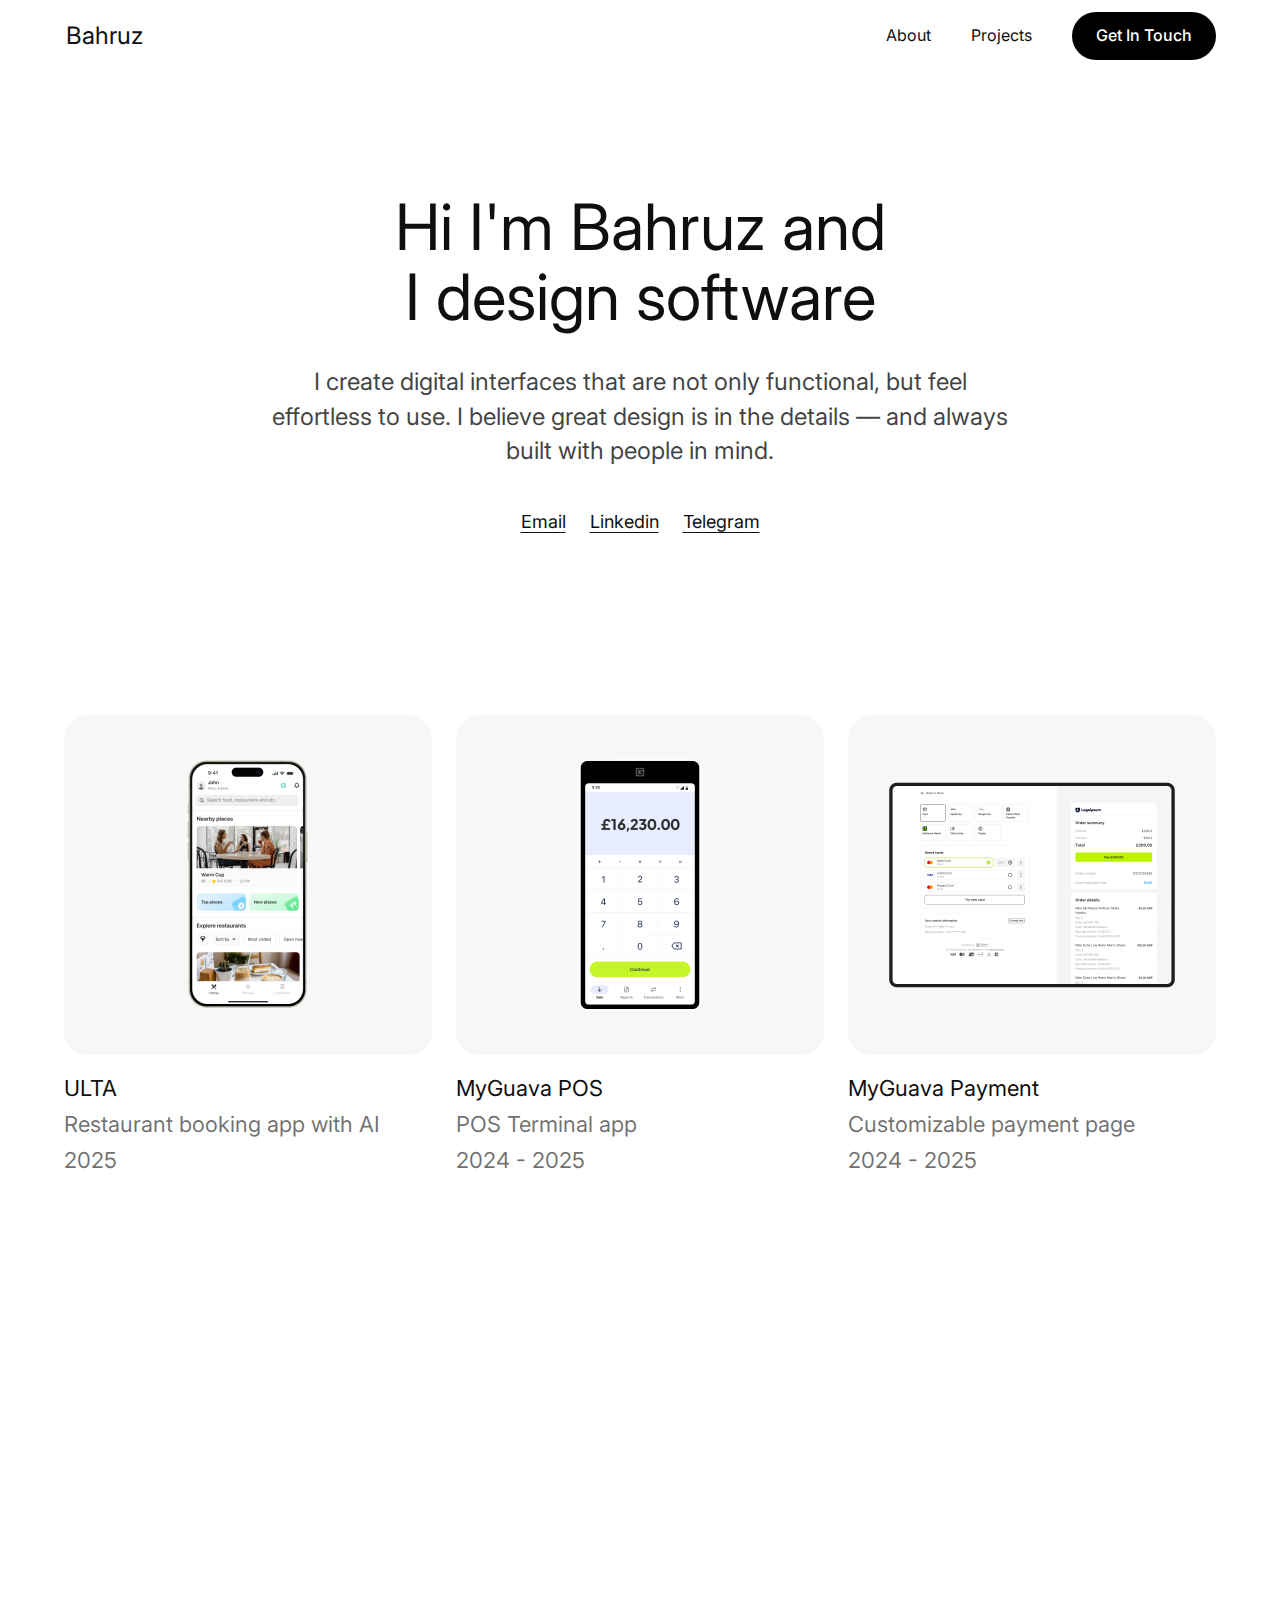
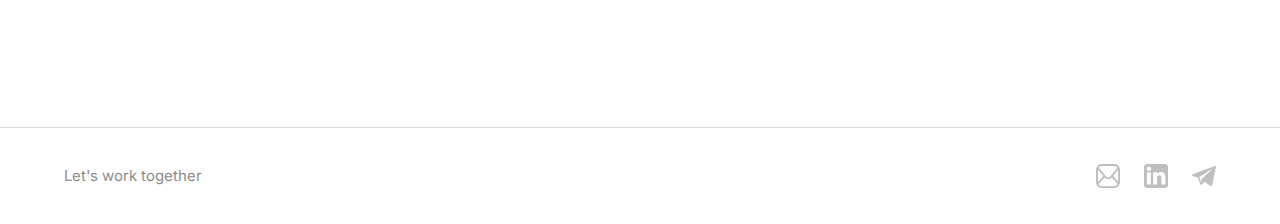
<file: index.html>
<!DOCTYPE html>
<html lang="en">

<head>
    <meta charset="UTF-8">
    <meta name="viewport" content="width=device-width, initial-scale=1.0">
    <title>Bahruz - Portfolio</title>
    <link rel="icon" type="image/svg+xml" href="favicon.svg">
    <link rel="alternate icon" href="favicon.ico">
    <link rel="stylesheet" href="styles.css">
    <link rel="preconnect" href="https://fonts.googleapis.com">
    <link rel="preconnect" href="https://fonts.gstatic.com" crossorigin>
    <link href="https://fonts.googleapis.com/css2?family=Inter:wght@400;500;600&family=Roboto:wght@400&display=swap"
        rel="stylesheet">
    <style>
        .password-input-group {
            margin-bottom: 16px;
        }

        .password-input {
            width: 100%;
            padding: 12px 16px;
            border: 2px solid #e0e0e0;
            border-radius: 8px;
            font-size: 16px;
            transition: border-color 0.2s;
            box-sizing: border-box;
            font-family: 'Inter', sans-serif;
        }

        .password-input:focus {
            outline: none;
            border-color: #1a1a1a;
        }

        .password-input.error {
            border-color: #ef4444;
            animation: shake 0.4s;
        }

        @keyframes shake {
            0%, 100% { transform: translateX(0); }
            25% { transform: translateX(-10px); }
            75% { transform: translateX(10px); }
        }

        .password-error {
            color: #ef4444;
            font-size: 14px;
            margin-top: 8px;
            display: none;
        }

        .password-error.show {
            display: block;
        }

        .password-submit {
            width: 100%;
            padding: 12px 24px;
            background: #1a1a1a;
            color: white;
            border: none;
            border-radius: 50px;
            font-size: 16px;
            font-weight: 500;
            cursor: pointer;
            transition: all 0.3s ease;
            font-family: 'Inter', sans-serif;
        }

        .password-submit:hover {
            background: #333;
            border-radius: 0;
        }

        .password-submit:active {
            transform: scale(0.98);
        }

        /* Custom close button for password modal */
        .password-close {
            background: none;
            border: none;
            font-size: 28px;
            color: #757575;
            padding: 0;
            width: 32px;
            height: 32px;
            display: flex;
            align-items: center;
            justify-content: center;
            border-radius: 8px;
            transition: all 0.2s ease;
            cursor: pointer;
        }

        .password-close:hover {
            background-color: #F7F7F7;
            color: #1E1E1E;
            border-radius: 0;
        }
    </style>
    <!-- Social meta -->
    <meta property="og:type" content="website">
    <meta property="og:title" content="Bahruz - Portfolio">
    <meta property="og:description" content="I create digital interfaces that are not only functional, but feel effortless to use. I believe great design is in the details — and always built with people in mind.">
    <meta property="og:image" content="https://akhundovb.com/images/og-image.png">
    <meta name="twitter:card" content="summary_large_image">
    <meta name="twitter:title" content="Bahruz - Portfolio">
    <meta name="twitter:description" content="I create digital interfaces that are not only functional, but feel effortless to use. I believe great design is in the details — and always built with people in mind.">
    <meta name="twitter:image" content="https://akhundovb.com/images/og-image.png">
</head>

<body>
    <!-- Header -->
    <header class="header">
        <div class="container">
            <div class="header-content">
                <a href="index.html" class="logo">Bahruz</a>
                
                <!-- Desktop Navigation -->
                <nav class="nav desktop-nav">
                    <a href="about.html" class="nav-link">About</a>
                    <a href="#projects" class="nav-link">Projects</a>
                    <button onclick="openModal()" class="nav-button">Get in Touch</button>
                </nav>

                <!-- Mobile Navigation -->
                <div class="mobile-nav">
                    <button onclick="openModal()" class="nav-button mobile-button">Get in Touch</button>
                    <button class="hamburger" onclick="toggleMobileMenu()">
                        <span></span>
                        <span></span>
                        <span></span>
                    </button>
                </div>

                <!-- Mobile Menu Overlay -->
                <div class="mobile-menu-overlay" id="mobileMenuOverlay">
                    <button class="mobile-close-btn" onclick="toggleMobileMenu()">
                        <img src="images/close-icon.svg" alt="Close" width="24" height="24">
                    </button>
                    <nav class="mobile-menu">
                        <a href="about.html" class="mobile-nav-link">About</a>
                        <a href="#projects" class="mobile-nav-link">Projects</a>
                    </nav>
                    <div class="mobile-social-links">
                        <a href="mailto:akhundovb@gmail.com" class="mobile-social-link">
                            <img src="images/email-icon-new.svg" alt="Email" width="24" height="24">
                        </a>
                        <a href="https://www.linkedin.com/in/bahruzakh/" class="mobile-social-link" target="_blank" rel="noopener noreferrer">
                            <img src="images/linkedin-icon-new.svg" alt="LinkedIn" width="24" height="24">
                        </a>
                        <a href="https://t.me/akhundesign" class="mobile-social-link" target="_blank" rel="noopener noreferrer">
                            <img src="images/telegram-icon-new.svg" alt="Telegram" width="24" height="24">
                        </a>
                    </div>
                </div>
            </div>
        </div>
    </header>

    <!-- Hero Section -->
    <section class="hero">
        <div class="container">
            <div class="hero-content">
                <h2 class="hero-title">Hi I'm Bahruz and<br>I design software</h2>
                <p class="hero-description">
                    I create digital interfaces that are not only functional, but feel effortless to use.
                    I believe great design is in the details — and always built with people in mind.
                </p>
                <div class="social-links">
                    <a href="mailto:akhundovb@gmail.com" class="social-link">Email</a>
                    <a href="https://www.linkedin.com/in/bahruzakh/" class="social-link" target="_blank"
                        rel="noopener noreferrer">Linkedin</a>
                    <a href="https://t.me/akhundesign" class="social-link" target="_blank"
                        rel="noopener noreferrer">Telegram</a>
                </div>
            </div>
        </div>
    </section>

    <!-- Projects Section -->
    <section class="projects" id="projects">
        <div class="container">
            <div class="projects-grid">
                <!-- Row 1 -->
                <a href="ulta.html" class="project-card">
                    <div class="project-image">
                        <img src="images/ulta-project.png" alt="ULTA Restaurant booking app" class="project-img">
                    </div>
                    <div class="project-info">
                        <h3 class="project-title">ULTA</h3>
                        <p class="project-description">Restaurant booking app with AI</p>
                        <span class="project-year">2025</span>
                    </div>
                </a>

                <a href="#" class="project-card" onclick="openPasswordModal(event)">
                    <div class="project-image">
                        <img src="images/myguava-pos.png" alt="MyGuava POS Terminal app" class="project-img">
                    </div>
                    <div class="project-info">
                        <h3 class="project-title">MyGuava POS</h3>
                        <p class="project-description">POS Terminal app</p>
                        <span class="project-year">2024 - 2025</span>
                    </div>
                </a>

                <a href="myguava-payment.html" class="project-card">
                    <div class="project-image">
                        <img src="images/myguava-payment.png" alt="MyGuava Payment page" class="project-img">
                    </div>
                    <div class="project-info">
                        <h3 class="project-title">MyGuava Payment</h3>
                        <p class="project-description">Customizable payment page</p>
                        <span class="project-year">2024 - 2025</span>
                    </div>
                </a>

                <!-- Row 2 -->
                <a href="myguava-design-system.html" class="project-card">
                    <div class="project-image">
                        <img src="images/design-system.png" alt="Design system" class="project-img">
                    </div>
                    <div class="project-info">
                        <h3 class="project-title">MG Payment Design System</h3>
                        <p class="project-description">Design system</p>
                        <span class="project-year">2024 - 2025</span>
                    </div>
                </a>

                <a href="myguava-business.html" class="project-card">
                    <div class="project-image">
                        <img src="images/myguava-business.png" alt="MyGuava Business dashboard" class="project-img">
                    </div>
                    <div class="project-info">
                        <h3 class="project-title">MyGuava Business</h3>
                        <p class="project-description">Web dashboard for business</p>
                        <span class="project-year">2023 - 2025</span>
                    </div>
                </a>

                <a href="remitone.html" class="project-card">
                    <div class="project-image">
                        <img src="images/remiton.png" alt="Remiton mobile app" class="project-img">
                    </div>
                    <div class="project-info">
                        <h3 class="project-title">Remiton</h3>
                        <p class="project-description">Mobile app for money transfers</p>
                        <span class="project-year">2023</span>
                    </div>
                </a>
            </div>
        </div>
    </section>

    <!-- Footer -->
    <footer class="footer">
        <div class="footer-content">
            <h3 class="footer-title">Let's work together</h3>
            <div class="footer-social">
                <a href="mailto:akhundovb@gmail.com" class="social-icon" title="Email">
                    <img src="images/social-icon-1.svg" alt="Email" width="24" height="24">
                </a>
                <a href="https://www.linkedin.com/in/bahruzakh/" class="social-icon" title="LinkedIn" target="_blank"
                    rel="noopener noreferrer">
                    <img src="images/social-icon-2.svg" alt="LinkedIn" width="24" height="24">
                </a>
                <a href="https://t.me/akhundesign" class="social-icon" title="Telegram" target="_blank"
                    rel="noopener noreferrer">
                    <img src="images/social-icon-3.svg" alt="Telegram" width="24" height="24">
                </a>
            </div>
        </div>
    </footer>

    <!-- Password Protection Modal -->
    <div id="passwordModal" class="modal">
        <div class="modal-content">
            <div class="modal-header">
                <h3 class="modal-title">Protected Page</h3>
                <button class="password-close" onclick="closePasswordModal()">&times;</button>
            </div>
            <div class="modal-body">
                <p class="modal-description">Please enter the password to view this project</p>
                <div class="password-input-group">
                    <input type="password" id="passwordInput" class="password-input" placeholder="Enter password" autofocus>
                    <div id="passwordError" class="password-error">Incorrect password. Please try again.</div>
                </div>
                <button onclick="checkPassword()" class="password-submit">Access Page</button>
            </div>
        </div>
    </div>

    <!-- Contact Modal -->
    <div id="contactModal" class="modal">
        <div class="modal-content">
            <div class="modal-header">
                <h3 class="modal-title">Let's connect!</h3>
                <button class="modal-close" onclick="closeModal()">&times;</button>
            </div>
            <div class="modal-body">
                <p class="modal-description">Choose how you'd like to get in touch:</p>
                <div class="contact-buttons">
                    <a href="mailto:akhundovb@gmail.com" class="contact-button email">
                        <img src="images/social-icon-1.svg" alt="Email" width="24" height="24">
                        <span>Email</span>
                        <svg class="external-icon" width="16" height="16" viewBox="0 0 24 24" fill="none"
                            xmlns="http://www.w3.org/2000/svg">
                            <path
                                d="M18 13V19C18 19.5523 17.5523 20 17 20H5C4.44772 20 4 19.5523 4 19V7C4 6.44772 4.44772 6 5 6H11"
                                stroke="currentColor" stroke-width="2" stroke-linecap="round" stroke-linejoin="round" />
                            <path d="M15 3H21V9" stroke="currentColor" stroke-width="2" stroke-linecap="round"
                                stroke-linejoin="round" />
                            <path d="M10 14L21 3" stroke="currentColor" stroke-width="2" stroke-linecap="round"
                                stroke-linejoin="round" />
                        </svg>
                    </a>
                    <a href="https://t.me/akhundesign" class="contact-button telegram" target="_blank"
                        rel="noopener noreferrer">
                        <img src="images/social-icon-3.svg" alt="Telegram" width="24" height="24">
                        <span>Telegram</span>
                        <svg class="external-icon" width="16" height="16" viewBox="0 0 24 24" fill="none"
                            xmlns="http://www.w3.org/2000/svg">
                            <path
                                d="M18 13V19C18 19.5523 17.5523 20 17 20H5C4.44772 20 4 19.5523 4 19V7C4 6.44772 4.44772 6 5 6H11"
                                stroke="currentColor" stroke-width="2" stroke-linecap="round" stroke-linejoin="round" />
                            <path d="M15 3H21V9" stroke="currentColor" stroke-width="2" stroke-linecap="round"
                                stroke-linejoin="round" />
                            <path d="M10 14L21 3" stroke="currentColor" stroke-width="2" stroke-linecap="round"
                                stroke-linejoin="round" />
                        </svg>
                    </a>
                    <a href="https://www.linkedin.com/in/bahruzakh/" class="contact-button linkedin" target="_blank"
                        rel="noopener noreferrer">
                        <img src="images/social-icon-2.svg" alt="LinkedIn" width="24" height="24">
                        <span>LinkedIn</span>
                        <svg class="external-icon" width="16" height="16" viewBox="0 0 24 24" fill="none"
                            xmlns="http://www.w3.org/2000/svg">
                            <path
                                d="M18 13V19C18 19.5523 17.5523 20 17 20H5C4.44772 20 4 19.5523 4 19V7C4 6.44772 4.44772 6 5 6H11"
                                stroke="currentColor" stroke-width="2" stroke-linecap="round" stroke-linejoin="round" />
                            <path d="M15 3H21V9" stroke="currentColor" stroke-width="2" stroke-linecap="round"
                                stroke-linejoin="round" />
                            <path d="M10 14L21 3" stroke="currentColor" stroke-width="2" stroke-linecap="round"
                                stroke-linejoin="round" />
                        </svg>
                    </a>
                </div>
            </div>
        </div>
    </div>

    <script src="script.js"></script>
    <script>
        // Password protection functionality
        const CORRECT_PASSWORD = '1878';

        function openPasswordModal(event) {
            event.preventDefault();
            const modal = document.getElementById('passwordModal');
            modal.style.display = 'block';
            document.body.style.overflow = 'hidden';
            
            requestAnimationFrame(() => {
                modal.classList.add('show');
            });
        }

        function checkPassword() {
            const input = document.getElementById('passwordInput');
            const error = document.getElementById('passwordError');
            const modal = document.getElementById('passwordModal');
            
            if (input.value === CORRECT_PASSWORD) {
                // Correct password - redirect to POS terminal page
                window.location.href = 'pos-terminal.html';
            } else {
                // Incorrect password - show error
                input.classList.add('error');
                error.classList.add('show');
                input.value = '';
                
                setTimeout(() => {
                    input.classList.remove('error');
                }, 400);
            }
        }

        function closePasswordModal() {
            const modal = document.getElementById('passwordModal');
            modal.classList.remove('show');
            document.body.style.overflow = 'auto';
            
            setTimeout(() => {
                modal.style.display = 'none';
            }, 200);
        }

        // Allow Enter key to submit password
        document.addEventListener('DOMContentLoaded', function() {
            const passwordInput = document.getElementById('passwordInput');
            if (passwordInput) {
                passwordInput.addEventListener('keypress', function(event) {
                    if (event.key === 'Enter') {
                        checkPassword();
                    }
                });
            }
        });

        // Close password modal when clicking outside of it
        document.addEventListener('click', function(event) {
            const modal = document.getElementById('passwordModal');
            if (modal && event.target === modal) {
                closePasswordModal();
            }
        });

        // Close password modal with Escape key
        document.addEventListener('keydown', function(event) {
            if (event.key === 'Escape') {
                const modal = document.getElementById('passwordModal');
                if (modal && modal.style.display === 'block') {
                    closePasswordModal();
                }
            }
        });

        // Mobile Menu Functionality
        function toggleMobileMenu() {
            const overlay = document.getElementById('mobileMenuOverlay');
            const hamburger = document.querySelector('.hamburger');
            const mobileNav = document.querySelector('.mobile-nav');
            const body = document.body;
            const html = document.documentElement;
            
            overlay.classList.toggle('active');
            hamburger.classList.toggle('active');
            body.classList.toggle('mobile-menu-open');
            html.classList.toggle('mobile-menu-open');
            
            // Hide mobile nav when menu is open
            if (overlay.classList.contains('active')) {
                mobileNav.style.display = 'none';
                // Prevent scrolling
                body.style.overflow = 'hidden';
                html.style.overflow = 'hidden';
            } else {
                mobileNav.style.display = 'flex';
                // Restore scrolling
                body.style.overflow = '';
                html.style.overflow = '';
            }
        }

        // Close mobile menu when clicking on overlay
        document.getElementById('mobileMenuOverlay').addEventListener('click', function(e) {
            if (e.target === this) {
                toggleMobileMenu();
            }
        });

        // Handle mobile menu navigation links
        document.querySelectorAll('.mobile-nav-link').forEach(link => {
            link.addEventListener('click', function(e) {
                const href = this.getAttribute('href');
                
                if (href.startsWith('#')) {
                    // For anchor links, close menu first, then navigate
                    e.preventDefault();
                    toggleMobileMenu();
                    
                    // Wait for menu to close, then scroll to target
                    setTimeout(() => {
                        const target = document.querySelector(href);
                        if (target) {
                            target.scrollIntoView({
                                behavior: 'smooth',
                                block: 'start'
                            });
                        }
                    }, 300);
                } else {
                    // For external links, close menu immediately
                    toggleMobileMenu();
                }
            });
        });

        // Smooth scrolling for desktop anchor links
        document.querySelectorAll('.desktop-nav a[href^="#"]').forEach(anchor => {
            anchor.addEventListener('click', function (e) {
                e.preventDefault();
                const target = document.querySelector(this.getAttribute('href'));
                if (target) {
                    target.scrollIntoView({
                        behavior: 'smooth',
                        block: 'start'
                    });
                }
            });
        });
    </script>
</body>

</html>
</file>
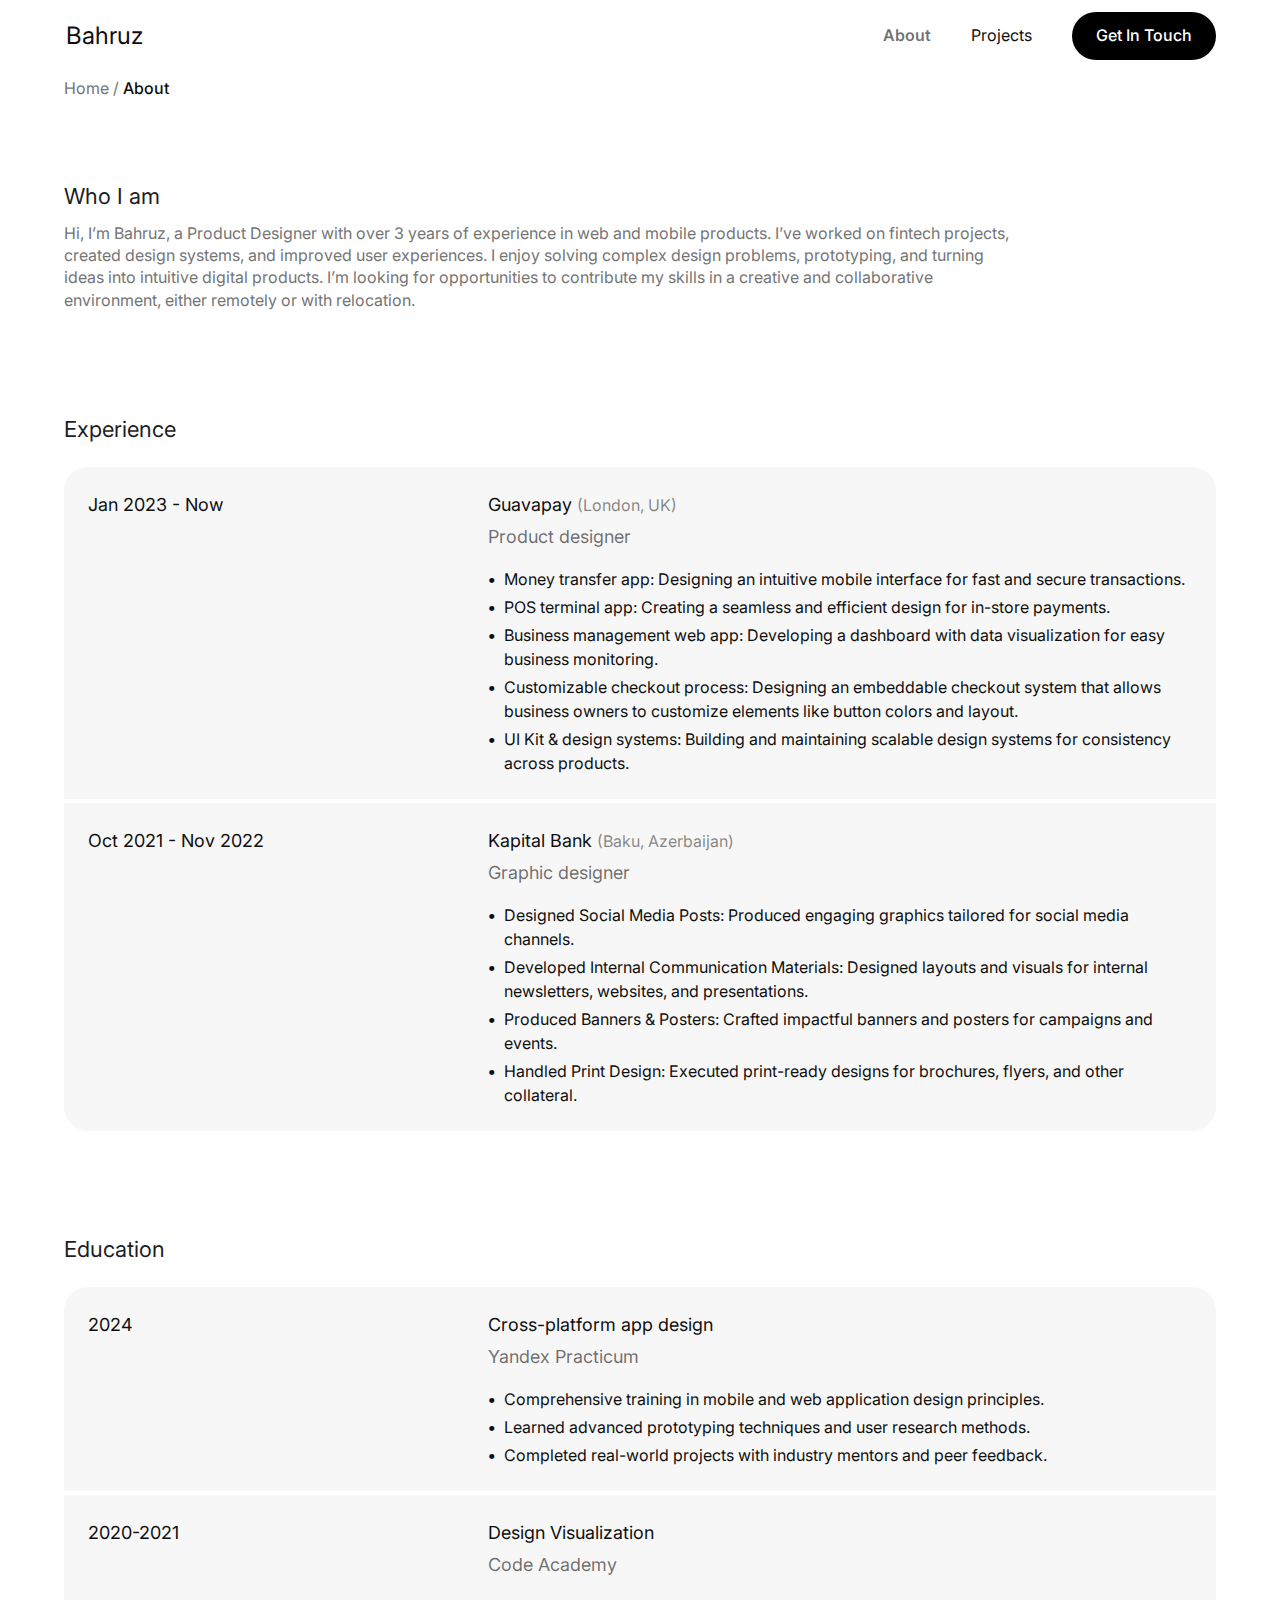
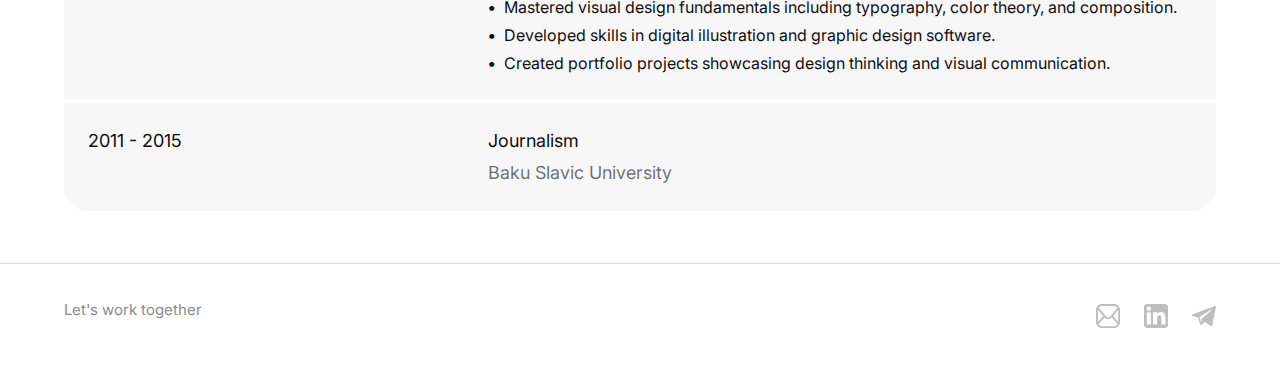
<file: about.html>
<!DOCTYPE html>
<html lang="en">

<head>
    <!-- Google tag (gtag.js) -->
    <script async src="https://www.googletagmanager.com/gtag/js?id=G-EGSLKL72KZ"></script>
    <script>
      window.dataLayer = window.dataLayer || [];
      function gtag(){dataLayer.push(arguments);}
      gtag('js', new Date());

      gtag('config', 'G-EGSLKL72KZ');
    </script>
    <meta charset="UTF-8">
    <meta name="viewport" content="width=device-width, initial-scale=1.0">
    <title>About - Bahruz</title>
    <link rel="icon" type="image/x-icon" href="images/Faicon.ico">
    <link rel="icon" type="image/png" sizes="32x32" href="images/Faicon.png">
    <link rel="icon" type="image/png" sizes="16x16" href="images/Faicon.png">
    <link rel="icon" type="image/svg+xml" href="images/Faicon.svg">
    <link rel="apple-touch-icon" sizes="180x180" href="images/Faicon.png">
    <link rel="apple-touch-icon" sizes="152x152" href="images/Faicon.png">
    <link rel="apple-touch-icon" sizes="144x144" href="images/Faicon.png">
    <link rel="apple-touch-icon" sizes="120x120" href="images/Faicon.png">
    <link rel="apple-touch-icon" sizes="114x114" href="images/Faicon.png">
    <link rel="apple-touch-icon" sizes="76x76" href="images/Faicon.png">
    <link rel="apple-touch-icon" sizes="72x72" href="images/Faicon.png">
    <link rel="apple-touch-icon" sizes="60x60" href="images/Faicon.png">
    <link rel="apple-touch-icon" sizes="57x57" href="images/Faicon.png">
    <link rel="shortcut icon" href="images/Faicon.ico">
    <link rel="alternate icon" href="images/Faicon.ico">
    <link rel="manifest" href="site.webmanifest">
    <link rel="stylesheet" href="styles.css">
    <link rel="stylesheet" href="about.css">
    <link rel="preconnect" href="https://fonts.googleapis.com">
    <link rel="preconnect" href="https://fonts.gstatic.com" crossorigin>
    <link href="https://fonts.googleapis.com/css2?family=Inter:wght@400;500;600&family=Roboto:wght@400&display=swap"
        rel="stylesheet">
    <!-- Social meta -->
    <meta property="og:type" content="website">
    <meta property="og:title" content="About - Bahruz">
    <meta property="og:description" content="Hi, I'm Bahruz, a Product Designer with over 3 years of experience in web and mobile products. I've worked on fintech projects, created design systems, and improved user experiences.">
    <meta property="og:image" content="https://akhundovb.com/images/og-image.png">
    <meta name="twitter:card" content="summary_large_image">
    <meta name="twitter:title" content="About - Bahruz">
    <meta name="twitter:description" content="Hi, I'm Bahruz, a Product Designer with over 3 years of experience in web and mobile products. I've worked on fintech projects, created design systems, and improved user experiences.">
    <meta name="twitter:image" content="https://akhundovb.com/images/og-image.png">
    
    <!-- Hotjar Tracking Code -->
    <script>
        (function (c, s, q, u, a, r, e) {
            c.hj=c.hj||function(){(c.hj.q=c.hj.q||[]).push(arguments)};
            c._hjSettings = { hjid: a };
            r = s.getElementsByTagName('head')[0];
            e = s.createElement('script');
            e.async = true;
            e.src = q + c._hjSettings.hjid + u;
            r.appendChild(e);
        })(window, document, 'https://static.hj.contentsquare.net/c/csq-', '.js', 6550275);
    </script>
</head>

<body>
    <!-- Header -->
    <header class="header">
        <div class="container">
            <div class="header-content">
                <a href="index.html" class="logo">Bahruz</a>
                
                <!-- Desktop Navigation -->
                <nav class="nav desktop-nav">
                    <a href="about.html" class="nav-link active">About</a>
                    <a href="index.html#projects" class="nav-link">Projects</a>
                    <button onclick="openModal()" class="nav-button">Get in Touch</button>
                </nav>

                <!-- Mobile Navigation -->
                <div class="mobile-nav">
                    <button onclick="openModal()" class="nav-button mobile-button">Get in Touch</button>
                    <button class="hamburger" onclick="toggleMobileMenu()">
                        <span></span>
                        <span></span>
                        <span></span>
                    </button>
                </div>

                <!-- Mobile Menu Overlay -->
                <div class="mobile-menu-overlay" id="mobileMenuOverlay">
                    <button class="mobile-close-btn" onclick="toggleMobileMenu()">
                        <img src="images/close-button-figma.svg" alt="Close" width="40" height="40">
                    </button>
                    <nav class="mobile-menu">
                        <a href="about.html" class="mobile-nav-link">About</a>
                        <a href="index.html#projects" class="mobile-nav-link">Projects</a>
                    </nav>
                    <div class="mobile-social-links">
                        <a href="mailto:akhundovb@gmail.com" class="mobile-social-link">
                            <img src="images/email-icon-new.svg" alt="Email" width="24" height="24">
                        </a>
                        <a href="https://www.linkedin.com/in/bahruzakh/" class="mobile-social-link" target="_blank" rel="noopener noreferrer">
                            <img src="images/linkedin-icon-new.svg" alt="LinkedIn" width="24" height="24">
                        </a>
                        <a href="https://t.me/akhundesign" class="mobile-social-link" target="_blank" rel="noopener noreferrer">
                            <img src="images/telegram-icon-new.svg" alt="Telegram" width="24" height="24">
                        </a>
                    </div>
                </div>
            </div>
        </div>
    </header>

    <!-- Breadcrumbs -->
    <section class="breadcrumbs">
        <div class="container">
            <nav class="breadcrumb-nav">
                <a href="index.html" class="breadcrumb-link">Home</a>
                <span class="breadcrumb-separator">/</span>
                <span class="breadcrumb-current">About</span>
            </nav>
        </div>
    </section>

    <!-- About Hero Section -->
    <section class="about-hero" id="about">
        <div class="container">
            <div class="about-content-text-only">
                <h2 class="about-title">Who I am</h2>
                <div class="about-description">
                    <p>Hi, I’m Bahruz, a Product Designer with over 3 years of experience in web and mobile products.
                        I’ve worked on fintech projects, created design systems, and improved user experiences. I enjoy
                        solving complex design problems, prototyping, and turning ideas into intuitive digital products.
                        I’m looking for opportunities to contribute my skills in a creative and collaborative
                        environment, either remotely or with relocation.</p>
                </div>
            </div>
        </div>
    </section>

    <!-- Experience Section -->
    <section class="experience-section">
        <div class="container">
            <h3 class="section-title">Experience</h3>
            <div class="timeline">
                <div class="timeline-item">
                    <div class="timeline-date">Jan 2023 - Now</div>
                    <div class="timeline-content">
                        <div class="timeline-header">
                            <p class="timeline-company">Guavapay <span class="timeline-location">(London, UK)</span></p>
                            <span class="timeline-role">Product designer</span>
                        </div>
                        <ul class="timeline-description">
                            <li>Money transfer app: Designing an intuitive mobile interface for fast and secure
                                transactions.</li>
                            <li>POS terminal app: Creating a seamless and efficient design for in-store payments.</li>
                            <li>Business management web app: Developing a dashboard with data visualization for easy
                                business monitoring.</li>
                            <li>Customizable checkout process: Designing an embeddable checkout system that allows
                                business owners to customize elements like button colors and layout.</li>
                            <li>UI Kit & design systems: Building and maintaining scalable design systems for
                                consistency across products.</li>
                        </ul>
                    </div>
                </div>
                <div class="timeline-item">
                    <div class="timeline-date">Oct 2021 - Nov 2022</div>
                    <div class="timeline-content">
                        <div class="timeline-header">
                            <p class="timeline-company">Kapital Bank <span class="timeline-location">(Baku, Azerbaijan)</span></p>
                            <span class="timeline-role">Graphic designer</span>
                        </div>
                        <ul class="timeline-description">
                            <li>Designed Social Media Posts: Produced engaging graphics tailored for social media
                                channels.</li>
                            <li>Developed Internal Communication Materials: Designed layouts and visuals for internal
                                newsletters, websites, and presentations.</li>
                            <li>Produced Banners & Posters: Crafted impactful banners and posters for campaigns and
                                events.</li>
                            <li>Handled Print Design: Executed print-ready designs for brochures, flyers, and other
                                collateral.</li>
                        </ul>
                    </div>
                </div>
            </div>
        </div>
    </section>

    <!-- Education Section -->
    <section class="education-section">
        <div class="container">
            <h3 class="section-title">Education</h3>
            <div class="timeline">
                <div class="timeline-item">
                    <div class="timeline-date">2024</div>
                    <div class="timeline-content">
                        <div class="timeline-header">
                            <p class="timeline-company">Cross-platform app design</p>
                            <span class="timeline-role">Yandex Practicum</span>
                        </div>
                        <ul class="timeline-description">
                            <li>Comprehensive training in mobile and web application design principles.</li>
                            <li>Learned advanced prototyping techniques and user research methods.</li>
                            <li>Completed real-world projects with industry mentors and peer feedback.</li>
                        </ul>
                    </div>
                </div>
                <div class="timeline-item">
                    <div class="timeline-date">2020-2021</div>
                    <div class="timeline-content">
                        <div class="timeline-header">
                            <p class="timeline-company">Design Visualization</p>
                            <span class="timeline-role">Code Academy</span>
                        </div>
                        <ul class="timeline-description">
                            <li>Mastered visual design fundamentals including typography, color theory, and composition.
                            </li>
                            <li>Developed skills in digital illustration and graphic design software.</li>
                            <li>Created portfolio projects showcasing design thinking and visual communication.</li>
                        </ul>
                    </div>
                </div>
                <div class="timeline-item">
                    <p class="timeline-date">2011 - 2015</p>
                    <div class="timeline-content">
                        <div class="timeline-header">
                            <p class="timeline-company">Journalism</p>
                            <span class="timeline-role">Baku Slavic University</span>
                        </div>
                    </div>
                </div>
            </div>
        </div>
    </section>

    <!-- Footer -->
    <footer class="footer">
        <div class="footer-content">
            <h3 class="footer-title">Let's work together</h3>
            <div class="footer-social">
                <a href="mailto:akhundovb@gmail.com" class="social-icon" title="Email">
                    <img src="images/social-icon-1.svg" alt="Email" width="24" height="24">
                </a>
                <a href="https://www.linkedin.com/in/bahruzakh/" class="social-icon" title="LinkedIn" target="_blank"
                    rel="noopener noreferrer">
                    <img src="images/social-icon-2.svg" alt="LinkedIn" width="24" height="24">
                </a>
                <a href="https://t.me/akhundesign" class="social-icon" title="Telegram" target="_blank"
                    rel="noopener noreferrer">
                    <img src="images/social-icon-3.svg" alt="Telegram" width="24" height="24">
                </a>
            </div>
        </div>
    </footer>

    <!-- Contact Modal -->
    <div id="contactModal" class="modal">
        <div class="modal-content">
            <div class="modal-header">
                <h3 class="modal-title">Let's connect!</h3>
                <button class="modal-close" onclick="closeModal()">&times;</button>
            </div>
            <div class="modal-body">
                <p class="modal-description">Choose how you'd like to get in touch:</p>
                <div class="contact-buttons">
                    <a href="mailto:akhundovb@gmail.com" class="contact-button email">
                        <span>Email</span>
                        <svg class="external-icon" width="16" height="16" viewBox="0 0 24 24" fill="none"
                            xmlns="http://www.w3.org/2000/svg">
                            <path
                                d="M18 13V19C18 19.5523 17.5523 20 17 20H5C4.44772 20 4 19.5523 4 19V7C4 6.44772 4.44772 6 5 6H11"
                                stroke="currentColor" stroke-width="2" stroke-linecap="round" stroke-linejoin="round" />
                            <path d="M15 3H21V9" stroke="currentColor" stroke-width="2" stroke-linecap="round"
                                stroke-linejoin="round" />
                            <path d="M10 14L21 3" stroke="currentColor" stroke-width="2" stroke-linecap="round"
                                stroke-linejoin="round" />
                        </svg>
                    </a>
                    <a href="https://t.me/akhundesign" class="contact-button telegram" target="_blank"
                        rel="noopener noreferrer">
                        <span>Telegram</span>
                        <svg class="external-icon" width="16" height="16" viewBox="0 0 24 24" fill="none"
                            xmlns="http://www.w3.org/2000/svg">
                            <path
                                d="M18 13V19C18 19.5523 17.5523 20 17 20H5C4.44772 20 4 19.5523 4 19V7C4 6.44772 4.44772 6 5 6H11"
                                stroke="currentColor" stroke-width="2" stroke-linecap="round" stroke-linejoin="round" />
                            <path d="M15 3H21V9" stroke="currentColor" stroke-width="2" stroke-linecap="round"
                                stroke-linejoin="round" />
                            <path d="M10 14L21 3" stroke="currentColor" stroke-width="2" stroke-linecap="round"
                                stroke-linejoin="round" />
                        </svg>
                    </a>
                    <a href="https://www.linkedin.com/in/bahruzakh/" class="contact-button linkedin" target="_blank"
                        rel="noopener noreferrer">
                        <span>LinkedIn</span>
                        <svg class="external-icon" width="16" height="16" viewBox="0 0 24 24" fill="none"
                            xmlns="http://www.w3.org/2000/svg">
                            <path
                                d="M18 13V19C18 19.5523 17.5523 20 17 20H5C4.44772 20 4 19.5523 4 19V7C4 6.44772 4.44772 6 5 6H11"
                                stroke="currentColor" stroke-width="2" stroke-linecap="round" stroke-linejoin="round" />
                            <path d="M15 3H21V9" stroke="currentColor" stroke-width="2" stroke-linecap="round"
                                stroke-linejoin="round" />
                            <path d="M10 14L21 3" stroke="currentColor" stroke-width="2" stroke-linecap="round"
                                stroke-linejoin="round" />
                        </svg>
                    </a>
                </div>
            </div>
        </div>
    </div>

    <script src="script.js"></script>
    <script>
        // Mobile Menu Functionality
        function toggleMobileMenu() {
            const overlay = document.getElementById('mobileMenuOverlay');
            const hamburger = document.querySelector('.hamburger');
            const mobileNav = document.querySelector('.mobile-nav');
            const body = document.body;
            const html = document.documentElement;
            
            overlay.classList.toggle('active');
            hamburger.classList.toggle('active');
            body.classList.toggle('mobile-menu-open');
            html.classList.toggle('mobile-menu-open');
            
            // Hide mobile nav when menu is open
            if (overlay.classList.contains('active')) {
                mobileNav.style.display = 'none';
                // Prevent scrolling
                body.style.overflow = 'hidden';
                html.style.overflow = 'hidden';
            } else {
                mobileNav.style.display = 'flex';
                // Restore scrolling
                body.style.overflow = '';
                html.style.overflow = '';
            }
        }

        // Close mobile menu when clicking on overlay
        document.addEventListener('DOMContentLoaded', function() {
            const overlay = document.getElementById('mobileMenuOverlay');
            if (overlay) {
                overlay.addEventListener('click', function(e) {
                    if (e.target === this) {
                        toggleMobileMenu();
                    }
                });

                // Handle mobile menu navigation links
                document.querySelectorAll('.mobile-nav-link').forEach(link => {
                    link.addEventListener('click', function(e) {
                        const href = this.getAttribute('href');
                        
                        if (href.startsWith('#')) {
                            // For anchor links, close menu first, then navigate
                            e.preventDefault();
                            
                            // Close the mobile menu using the toggle function
                            toggleMobileMenu();
                            
                            // Wait for menu to close, then scroll to target
                            setTimeout(() => {
                                const target = document.querySelector(href);
                                if (target) {
                                    // Ensure the target is visible and scroll to it
                                    target.scrollIntoView({
                                        behavior: 'smooth',
                                        block: 'start',
                                        inline: 'nearest'
                                    });
                                    
                                    // Fallback: if smooth scroll doesn't work, try direct scroll
                                    setTimeout(() => {
                                        if (window.pageYOffset === 0) {
                                            window.scrollTo({
                                                top: target.offsetTop - 100,
                                                behavior: 'smooth'
                                            });
                                        }
                                    }, 100);
                                }
                            }, 600);
                        } else {
                            // For external links, close menu immediately
                            toggleMobileMenu();
                        }
                    });
                });
            }
        });
    </script>
</body>

</html>
</file>
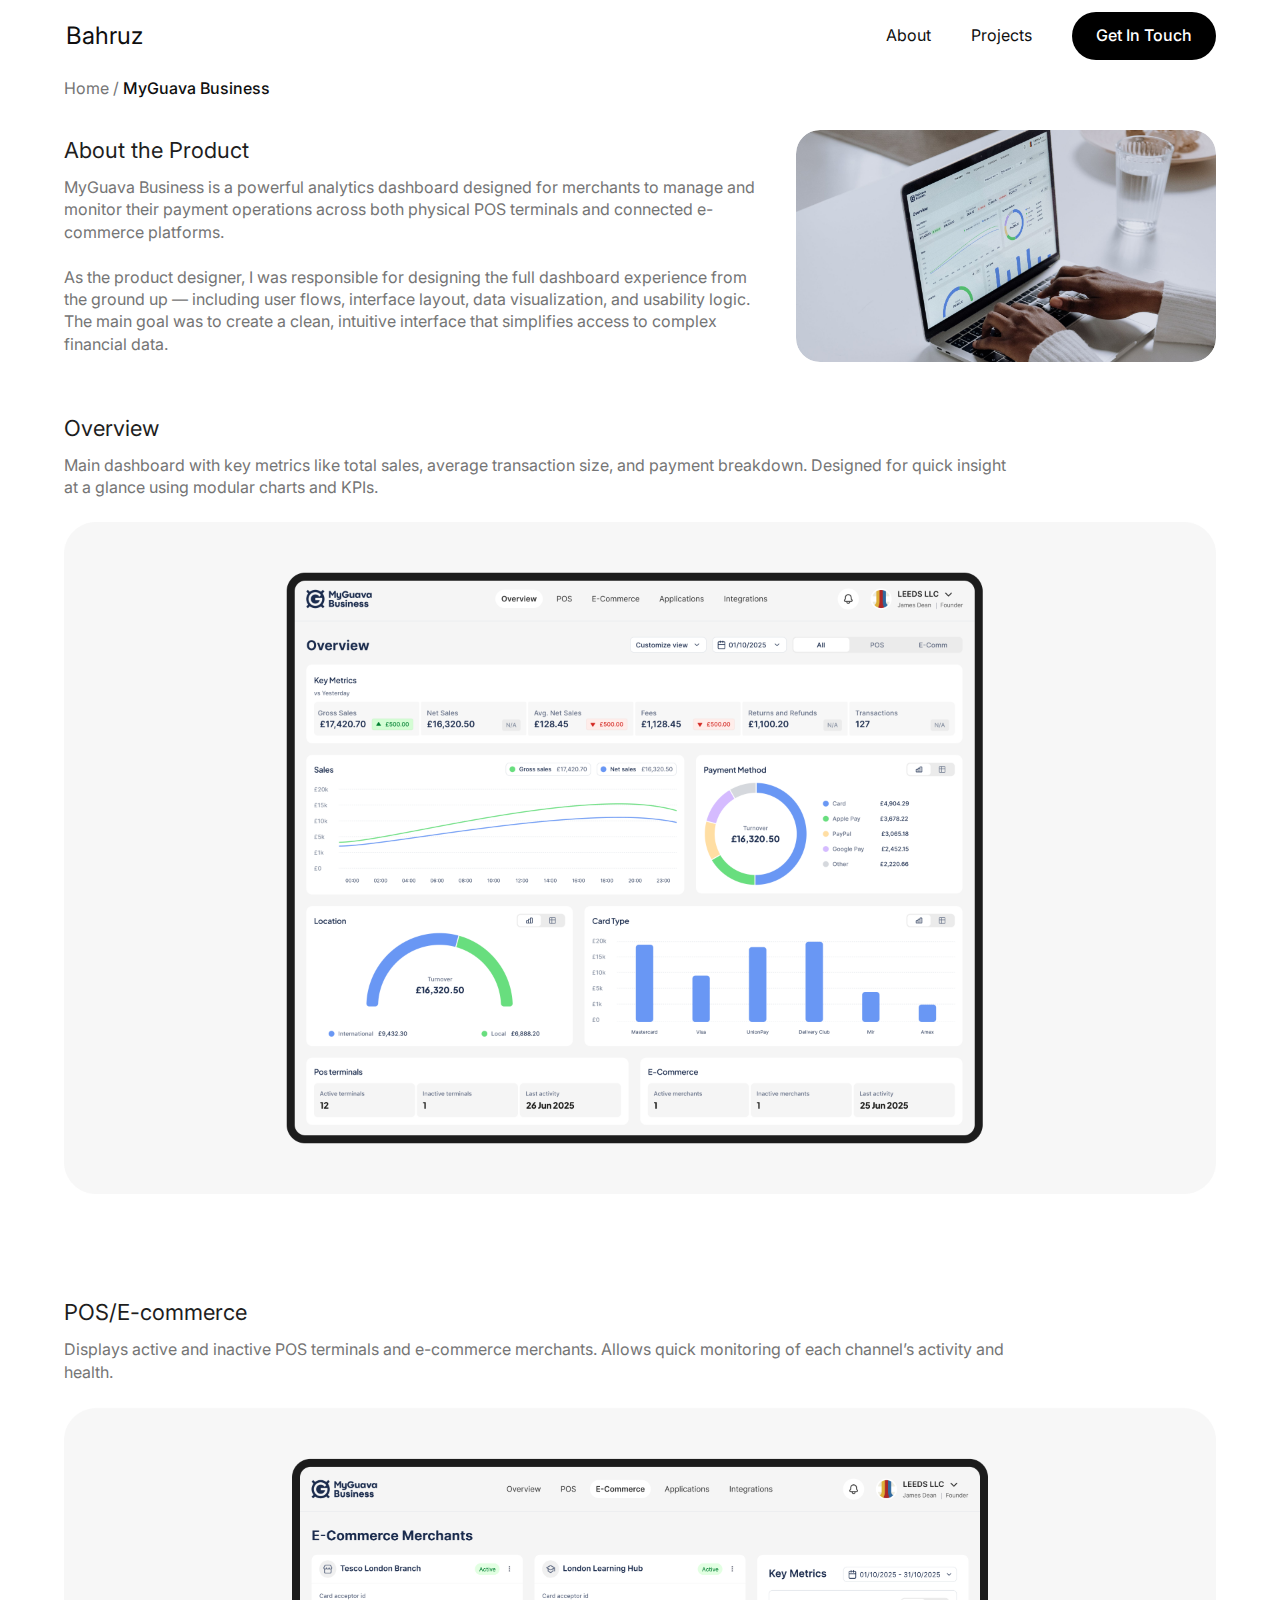
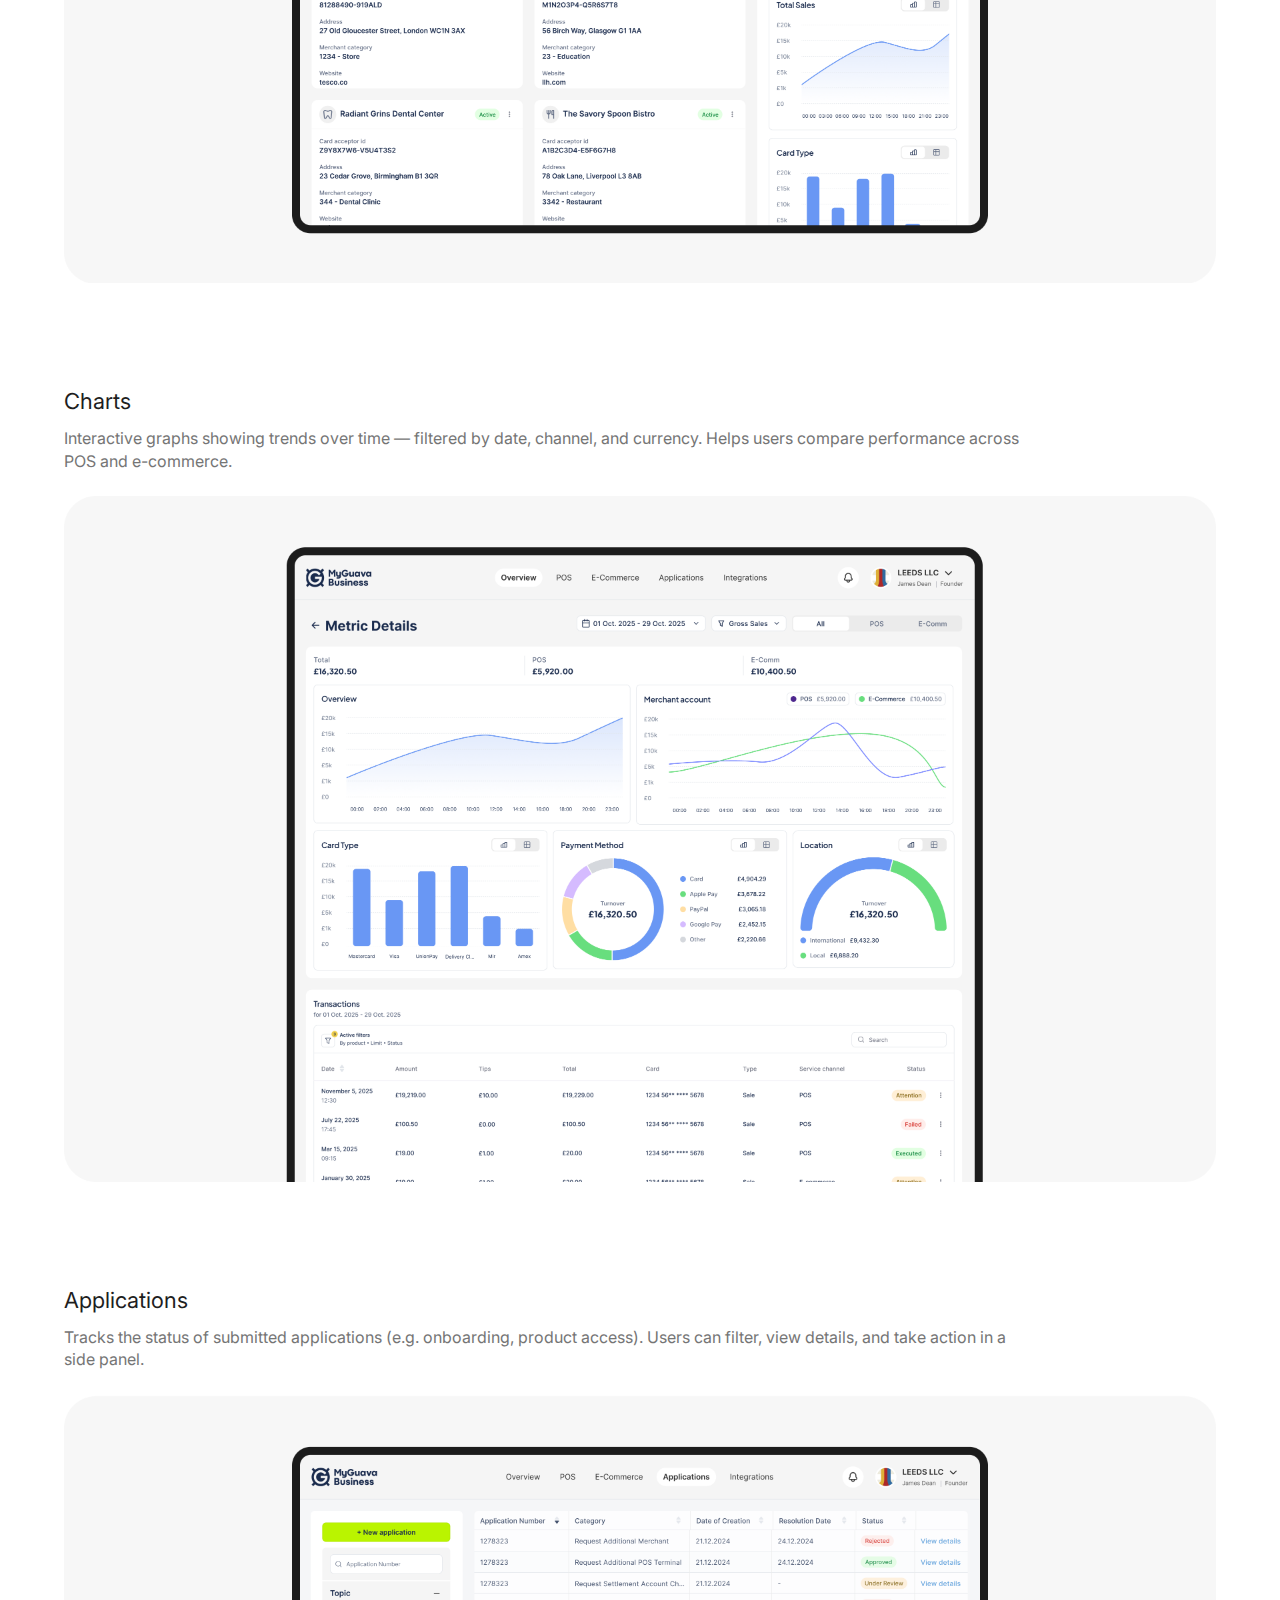
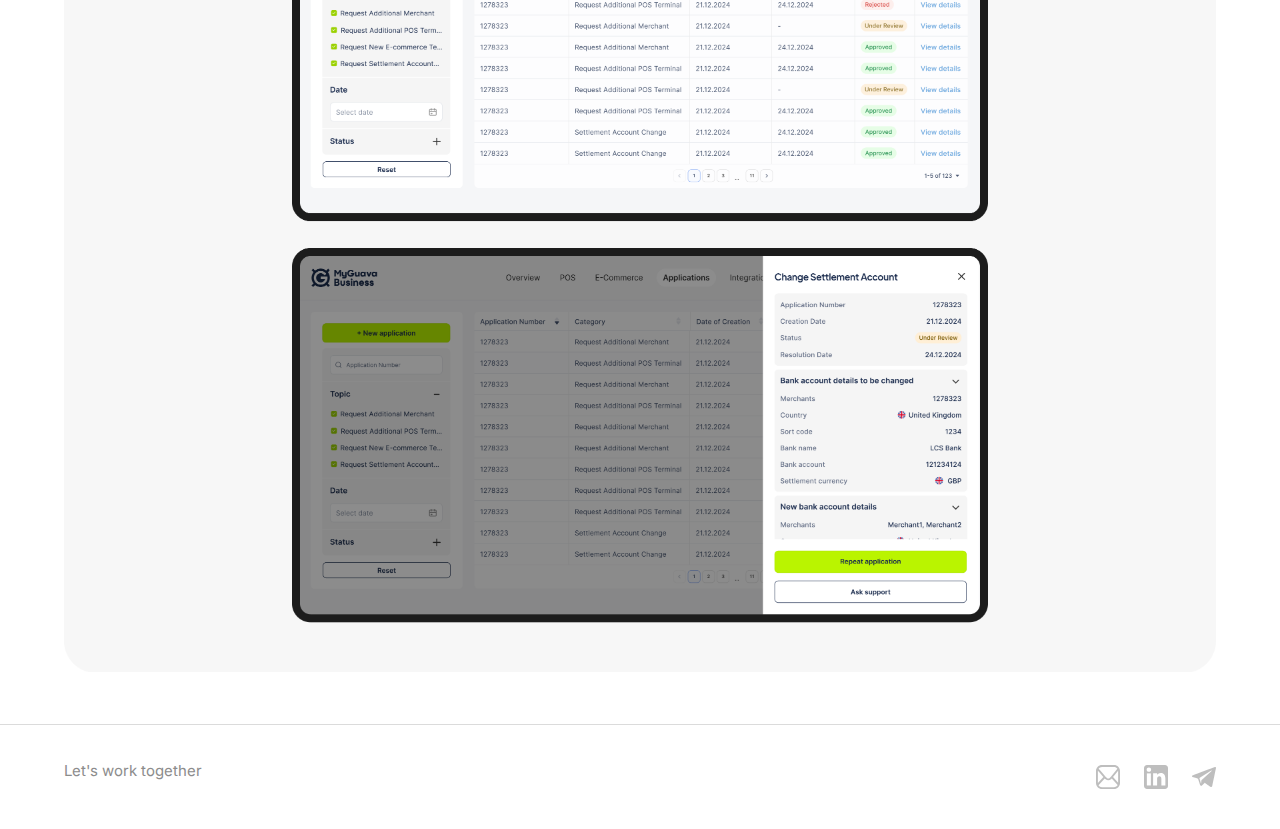
<file: myguava-business.html>
<!DOCTYPE html>
<html lang="en">
<head>
    <!-- Google tag (gtag.js) -->
    <script async src="https://www.googletagmanager.com/gtag/js?id=G-EGSLKL72KZ"></script>
    <script>
      window.dataLayer = window.dataLayer || [];
      function gtag(){dataLayer.push(arguments);}
      gtag('js', new Date());

      gtag('config', 'G-EGSLKL72KZ');
    </script>
    <meta charset="UTF-8">
    <meta name="viewport" content="width=device-width, initial-scale=1.0">
    <title>MyGuava Business - Bahruz</title>
    <link rel="icon" type="image/x-icon" href="images/Faicon.ico">
    <link rel="icon" type="image/png" sizes="32x32" href="images/Faicon.png">
    <link rel="icon" type="image/png" sizes="16x16" href="images/Faicon.png">
    <link rel="icon" type="image/svg+xml" href="images/Faicon.svg">
    <link rel="apple-touch-icon" sizes="180x180" href="images/Faicon.png">
    <link rel="apple-touch-icon" sizes="152x152" href="images/Faicon.png">
    <link rel="apple-touch-icon" sizes="144x144" href="images/Faicon.png">
    <link rel="apple-touch-icon" sizes="120x120" href="images/Faicon.png">
    <link rel="apple-touch-icon" sizes="114x114" href="images/Faicon.png">
    <link rel="apple-touch-icon" sizes="76x76" href="images/Faicon.png">
    <link rel="apple-touch-icon" sizes="72x72" href="images/Faicon.png">
    <link rel="apple-touch-icon" sizes="60x60" href="images/Faicon.png">
    <link rel="apple-touch-icon" sizes="57x57" href="images/Faicon.png">
    <link rel="shortcut icon" href="images/Faicon.ico">
    <link rel="alternate icon" href="images/Faicon.ico">
    <link rel="manifest" href="site.webmanifest">
    <link rel="stylesheet" href="styles.css">
    <link rel="stylesheet" href="about.css">
    <link rel="preconnect" href="https://fonts.googleapis.com">
    <link rel="preconnect" href="https://fonts.gstatic.com" crossorigin>
    <link href="https://fonts.googleapis.com/css2?family=Inter:wght@400;500;600&family=Roboto:wght@400&display=swap" rel="stylesheet">
</head>
    <!-- Social meta -->
    <meta property="og:type" content="website">
    <meta property="og:title" content="MyGuava Business - Bahruz">
    <meta property="og:description" content="A powerful analytics dashboard designed for merchants to manage and monitor their payment operations across both physical POS terminals and connected e-commerce platforms.">
    <meta property="og:image" content="https://akhundovb.com/images/og-image.png">
    <meta name="twitter:card" content="summary_large_image">
    <meta name="twitter:title" content="MyGuava Business - Bahruz">
    <meta name="twitter:description" content="A powerful analytics dashboard designed for merchants to manage and monitor their payment operations across both physical POS terminals and connected e-commerce platforms.">
    <meta name="twitter:image" content="https://akhundovb.com/images/og-image.png">
    
    <!-- Hotjar Tracking Code -->
    <script>
        (function (c, s, q, u, a, r, e) {
            c.hj=c.hj||function(){(c.hj.q=c.hj.q||[]).push(arguments)};
            c._hjSettings = { hjid: a };
            r = s.getElementsByTagName('head')[0];
            e = s.createElement('script');
            e.async = true;
            e.src = q + c._hjSettings.hjid + u;
            r.appendChild(e);
        })(window, document, 'https://static.hj.contentsquare.net/c/csq-', '.js', 6550275);
    </script>
</head>

<body class="project-page">
    <!-- Header -->
    <header class="header">
        <div class="container">
            <div class="header-content">
                <a href="index.html" class="logo">Bahruz</a>
                
                <!-- Desktop Navigation -->
                <nav class="nav desktop-nav">
                    <a href="about.html" class="nav-link">About</a>
                    <a href="index.html#projects" class="nav-link">Projects</a>
                    <button onclick="openModal()" class="nav-button">Get in Touch</button>
                </nav>

                <!-- Mobile Navigation -->
                <div class="mobile-nav">
                    <button onclick="openModal()" class="nav-button mobile-button">Get in Touch</button>
                    <button class="hamburger" onclick="toggleMobileMenu()">
                        <span></span>
                        <span></span>
                        <span></span>
                    </button>
                </div>

                <!-- Mobile Menu Overlay -->
                <div class="mobile-menu-overlay" id="mobileMenuOverlay">
                    <button class="mobile-close-btn" onclick="toggleMobileMenu()">
                        <img src="images/close-button-figma.svg" alt="Close" width="40" height="40">
                    </button>
                    <nav class="mobile-menu">
                        <a href="about.html" class="mobile-nav-link">About</a>
                        <a href="index.html#projects" class="mobile-nav-link">Projects</a>
                    </nav>
                    <div class="mobile-social-links">
                        <a href="mailto:akhundovb@gmail.com" class="mobile-social-link">
                            <img src="images/email-icon-new.svg" alt="Email" width="24" height="24">
                        </a>
                        <a href="https://www.linkedin.com/in/bahruzakh/" class="mobile-social-link" target="_blank" rel="noopener noreferrer">
                            <img src="images/linkedin-icon-new.svg" alt="LinkedIn" width="24" height="24">
                        </a>
                        <a href="https://t.me/akhundesign" class="mobile-social-link" target="_blank" rel="noopener noreferrer">
                            <img src="images/telegram-icon-new.svg" alt="Telegram" width="24" height="24">
                        </a>
                    </div>
                </div>
            </div>
        </div>
    </header>

    <!-- Breadcrumbs -->
    <section class="breadcrumbs">
        <div class="container">
            <nav class="breadcrumb-nav">
                <a href="index.html" class="breadcrumb-link">Home</a>
                <span class="breadcrumb-separator">/</span>
                <span class="breadcrumb-current">MyGuava Business</span>
            </nav>
        </div>
    </section>

    <!-- Project Hero Section -->
    <section class="about-hero">
        <div class="container">
            <div class="about-content">
                <div class="about-text">
                    <h2 class="about-title">About the Product</h2>
                    <p class="about-description">
                        MyGuava Business is a powerful analytics dashboard designed for merchants to manage and monitor their payment operations across both physical POS terminals and connected e-commerce platforms.<br><br>
                        As the product designer, I was responsible for designing the full dashboard experience from the ground up — including user flows, interface layout, data visualization, and usability logic. The main goal was to create a clean, intuitive interface that simplifies access to complex financial data.
                    </p>
                </div>
                <div class="about-image">
                    <img src="images/myguava-business-hero-12d155.png" alt="MyGuava Business hero" class="profile-img">
                </div>
            </div>
        </div>
    </section>

    
    <!-- Overview Section -->
    <section class="system-section">
        <div class="container">
            <div class="system-content">
                <div class="system-text">
                    <h3 class="about-title">Overview</h3>
                    <p class="about-description">Main dashboard with key metrics like total sales, average transaction size, and payment breakdown. Designed for quick insight at a glance using modular charts and KPIs.</p>
                </div>
                <div class="system-image">
                    <img src="images/myguava-business-overview.png" alt="MyGuava Business overview" class="system-img">
                </div>
            </div>
        </div>
    </section>

    <!-- POS/E-commerce Section -->
    <section class="system-section">
        <div class="container">
            <div class="system-content">
                <div class="system-text">
                    <h3 class="about-title">POS/E-commerce</h3>
                    <p class="about-description">Displays active and inactive POS terminals and e-commerce merchants. Allows quick monitoring of each channel’s activity and health.</p>
                </div>
                <div class="system-image">
                    <img src="images/myguava-business-pos-ecom.png" alt="POS and E-commerce dashboard" class="system-img">
                </div>
            </div>
        </div>
    </section>

    <!-- Charts Section -->
    <section class="system-section">
        <div class="container">
            <div class="system-content">
                <div class="system-text">
                    <h3 class="about-title">Charts</h3>
                    <p class="about-description">Interactive graphs showing trends over time — filtered by date, channel, and currency. Helps users compare performance across POS and e-commerce.</p>
                </div>
                <div class="charts-illustration">
                    <img src="images/myguava-business-charts.png" alt="Charts illustration" class="system-img">
                </div>
            </div>
        </div>
    </section>

    <!-- Applications Section -->
    <section class="system-section">
        <div class="container">
            <div class="system-content">
                <div class="system-text">
                    <h3 class="about-title">Applications</h3>
                    <p class="about-description">Tracks the status of submitted applications (e.g. onboarding, product access). Users can filter, view details, and take action in a side panel.</p>
                </div>
                <div class="system-image">
                    <img src="images/myguava-business-applications.png" alt="Applications dashboard" class="system-img">
                </div>
            </div>
        </div>
    </section>

    <!-- Footer -->
    <footer class="footer">
        <div class="footer-content">
            <h3 class="footer-title">Let's work together</h3>
            <div class="footer-social">
                <a href="mailto:akhundovb@gmail.com" class="social-icon" title="Email">
                    <img src="images/social-icon-1.svg" alt="Email" width="24" height="24">
                </a>
                <a href="https://www.linkedin.com/in/bahruzakh/" class="social-icon" title="LinkedIn" target="_blank" rel="noopener noreferrer">
                    <img src="images/social-icon-2.svg" alt="LinkedIn" width="24" height="24">
                </a>
                <a href="https://t.me/akhundesign" class="social-icon" title="Telegram" target="_blank" rel="noopener noreferrer">
                    <img src="images/social-icon-3.svg" alt="Telegram" width="24" height="24">
                </a>
            </div>
        </div>
    </footer>

    <!-- Contact Modal -->
    <div id="contactModal" class="modal">
        <div class="modal-content">
            <div class="modal-header">
                <h3 class="modal-title">Let's connect!</h3>
                <button class="modal-close" onclick="closeModal()">&times;</button>
            </div>
            <div class="modal-body">
                <p class="modal-description">Choose how you'd like to get in touch:</p>
                <div class="contact-buttons">
                    <a href="mailto:akhundovb@gmail.com" class="contact-button email">
                        <span>Email</span>
                        <svg class="external-icon" width="16" height="16" viewBox="0 0 24 24" fill="none" xmlns="http://www.w3.org/2000/svg">
                            <path d="M18 13V19C18 19.5523 17.5523 20 17 20H5C4.44772 20 4 19.5523 4 19V7C4 6.44772 4.44772 6 5 6H11" stroke="currentColor" stroke-width="2" stroke-linecap="round" stroke-linejoin="round"/>
                            <path d="M15 3H21V9" stroke="currentColor" stroke-width="2" stroke-linecap="round" stroke-linejoin="round"/>
                            <path d="M10 14L21 3" stroke="currentColor" stroke-width="2" stroke-linecap="round" stroke-linejoin="round"/>
                        </svg>
                    </a>
                    <a href="https://t.me/akhundesign" class="contact-button telegram" target="_blank" rel="noopener noreferrer">
                        <span>Telegram</span>
                        <svg class="external-icon" width="16" height="16" viewBox="0 0 24 24" fill="none" xmlns="http://www.w3.org/2000/svg">
                            <path d="M18 13V19C18 19.5523 17.5523 20 17 20H5C4.44772 20 4 19.5523 4 19V7C4 6.44772 4.44772 6 5 6H11" stroke="currentColor" stroke-width="2" stroke-linecap="round" stroke-linejoin="round"/>
                            <path d="M15 3H21V9" stroke="currentColor" stroke-width="2" stroke-linecap="round" stroke-linejoin="round"/>
                            <path d="M10 14L21 3" stroke="currentColor" stroke-width="2" stroke-linecap="round" stroke-linejoin="round"/>
                        </svg>
                    </a>
                    <a href="https://www.linkedin.com/in/bahruzakh/" class="contact-button linkedin" target="_blank" rel="noopener noreferrer">
                        <span>LinkedIn</span>
                        <svg class="external-icon" width="16" height="16" viewBox="0 0 24 24" fill="none" xmlns="http://www.w3.org/2000/svg">
                            <path d="M18 13V19C18 19.5523 17.5523 20 17 20H5C4.44772 20 4 19.5523 4 19V7C4 6.44772 4.44772 6 5 6H11" stroke="currentColor" stroke-width="2" stroke-linecap="round" stroke-linejoin="round"/>
                            <path d="M15 3H21V9" stroke="currentColor" stroke-width="2" stroke-linecap="round" stroke-linejoin="round"/>
                            <path d="M10 14L21 3" stroke="currentColor" stroke-width="2" stroke-linecap="round" stroke-linejoin="round"/>
                        </svg>
                    </a>
                </div>
            </div>
        </div>
    </div>

    <!-- Photo Viewer -->
    <div class="photo-viewer" id="photoViewer">
        <div class="photo-viewer-content">
            <img class="photo-viewer-img" id="photoViewerImg" alt="Full size image">
            <!-- Mobile Zoom Button -->
            <button class="mobile-zoom-button modal-icon" id="mobileZoomButton" onclick="toggleMobileZoom(); event.stopPropagation();">
                <svg viewBox="0 0 24 24" fill="none" xmlns="http://www.w3.org/2000/svg">
                    <path d="M21 21L16.514 16.506L21 21ZM19 10.5C19 15.194 15.194 19 10.5 19C5.806 19 2 15.194 2 10.5C2 5.806 5.806 2 10.5 2C15.194 2 19 5.806 19 10.5Z" stroke="currentColor" stroke-width="2" stroke-linecap="round" stroke-linejoin="round"/>
                    <path d="M10.5 7V14M7 10.5H14" stroke="currentColor" stroke-width="2" stroke-linecap="round" stroke-linejoin="round"/>
                </svg>
            </button>
            
            <button class="photo-viewer-close modal-icon" onclick="closePhotoViewer(); event.stopPropagation();">
                <img src="images/close-button-figma.svg" alt="Close" width="40" height="40">
            </button>
            
            <!-- Navigation Arrows -->
            <button class="photo-nav-btn photo-nav-prev" onclick="previousPhoto()">
                <svg width="24" height="24" viewBox="0 0 24 24" fill="none" stroke="currentColor" stroke-width="2">
                    <polyline points="15,18 9,12 15,6"></polyline>
                </svg>
            </button>
            <button class="photo-nav-btn photo-nav-next" onclick="nextPhoto()">
                <svg width="24" height="24" viewBox="0 0 24 24" fill="none" stroke="currentColor" stroke-width="2">
                    <polyline points="9,18 15,12 9,6"></polyline>
                </svg>
            </button>
            
            <!-- Simple Zoom Slider -->
            <div class="simple-zoom-controls">
                <div class="zoom-percentage" id="zoomPercentage">100%</div>
                <input type="range" class="simple-zoom-slider" id="simpleZoomSlider" min="25" max="300" value="100" oninput="updateSimpleZoom(this.value)">
            </div>
            
        </div>
    </div>

    <script src="script.js"></script>
    <script>
        // Mobile Menu Functionality
        function toggleMobileMenu() {
            const overlay = document.getElementById('mobileMenuOverlay');
            const hamburger = document.querySelector('.hamburger');
            const mobileNav = document.querySelector('.mobile-nav');
            const body = document.body;
            const html = document.documentElement;
            
            overlay.classList.toggle('active');
            hamburger.classList.toggle('active');
            body.classList.toggle('mobile-menu-open');
            html.classList.toggle('mobile-menu-open');
            
            // Hide mobile nav when menu is open
            if (overlay.classList.contains('active')) {
                mobileNav.style.display = 'none';
                // Prevent scrolling
                body.style.overflow = 'hidden';
                html.style.overflow = 'hidden';
            } else {
                mobileNav.style.display = 'flex';
                // Restore scrolling
                body.style.overflow = '';
                html.style.overflow = '';
            }
        }

        // Close mobile menu when clicking on overlay
        document.addEventListener('DOMContentLoaded', function() {
            const overlay = document.getElementById('mobileMenuOverlay');
            if (overlay) {
                overlay.addEventListener('click', function(e) {
                    if (e.target === this) {
                        toggleMobileMenu();
                    }
                });

                // Handle mobile menu navigation links
                document.querySelectorAll('.mobile-nav-link').forEach(link => {
                    link.addEventListener('click', function(e) {
                        const href = this.getAttribute('href');
                        
                        if (href.startsWith('#')) {
                            // For anchor links, close menu first, then navigate
                            e.preventDefault();
            e.stopPropagation(); // Prevent modal close
                            
                            // Close the mobile menu using the toggle function
                            toggleMobileMenu();
                            
                            // Wait for menu to close, then scroll to target
                            setTimeout(() => {
                                const target = document.querySelector(href);
                                if (target) {
                                    // Ensure the target is visible and scroll to it
                                    target.scrollIntoView({
                                        behavior: 'smooth',
                                        block: 'start',
                                        inline: 'nearest'
                                    });
                                    
                                    // Fallback: if smooth scroll doesn't work, try direct scroll
                                    setTimeout(() => {
                                        if (window.pageYOffset === 0) {
                                            window.scrollTo({
                                                top: target.offsetTop - 100,
                                                behavior: 'smooth'
                                            });
                                        }
                                    }, 100);
                                }
                            }, 600);
                        } else {
                            // For external links, close menu immediately
                            toggleMobileMenu();
                        }
                    });
                });
            }
        });

        // Photo Viewer functionality
        
        // Photo navigation
        let currentPhotoIndex = 0;
        let availablePhotos = [];
        let isTransitioning = false;
        
        // Desktop zoom functionality
        let isZoomed = false;
        const zoomScale = 1.2; // 1.2x zoom
        
        // Mobile zoom functionality
        let currentZoom = 1;
        let isDragging = false;
        let startX = 0;
        let startY = 0;
        let translateX = 0;
        let translateY = 0;

        function openPhotoViewer(imgSrc) {
            const viewer = document.getElementById('photoViewer');
            const img = document.getElementById('photoViewerImg');
            
            if (!viewer || !img) {
                console.error('Photo viewer elements not found');
                return;
            }
            
            // Complete state reset before opening
            resetPhotoViewerState();
            
            // Populate available photos array
            populateAvailablePhotos();
            
            // Find current photo index
            currentPhotoIndex = availablePhotos.findIndex(photo => photo.src === imgSrc);
            if (currentPhotoIndex === -1) {
                console.warn('Image not found in gallery, using first image');
                currentPhotoIndex = 0;
            }
            
            // Set image source and show modal
            img.src = imgSrc;
            img.alt = 'Full size image';
            
            // Show modal with proper state
            viewer.classList.add('active');
            document.body.style.overflow = 'hidden';
            
            // Ensure image loads properly
            img.onload = function() {
                console.log('Image loaded successfully:', imgSrc);
            };
            
            img.onerror = function() {
                console.error('Failed to load image:', imgSrc);
            };
        }
        
        function resetPhotoViewerState() {
            const viewer = document.getElementById('photoViewer');
            const img = document.getElementById('photoViewerImg');
            
            if (!viewer || !img) return;
            
            // Stop any ongoing zoom animation
            stopZoomAnimation();
            
            // Reset all zoom and transform states
            isZoomed = false;
            currentZoom = 1;
            targetZoom = 1;
            translateX = 0;
            translateY = 0;
            isTransitioning = false;
            
            // Reset image styles
            img.style.transform = 'scale(1)';
            img.style.cursor = 'zoom-in';
            img.style.transition = 'transform 0.3s ease';
            img.classList.remove('zoomed');
            
            // Reset viewer classes
            viewer.classList.remove('zoomed');
            
            // Reset slider
            const slider = document.getElementById('simpleZoomSlider');
            if (slider) {
                slider.value = 100;
            }
            
            // Reset zoom display
            updateZoomDisplay();
        }

        function closePhotoViewer() {
            const viewer = document.getElementById('photoViewer');
            if (!viewer) return;
            
            // Complete state reset
            resetPhotoViewerState();
            
            // Hide modal and reset body overflow
            viewer.classList.remove('active');
            document.body.style.overflow = '';
            
            console.log('Photo viewer closed and state reset');
        }

        function toggleZoom() {
            // Only work on desktop (screen width > 768px)
            if (window.innerWidth <= 768) return;
            
            const img = document.getElementById('photoViewerImg');
            const viewer = document.getElementById('photoViewer');
            if (!img || !viewer) return;
            
            isZoomed = !isZoomed;
            
            if (isZoomed) {
                // Zoom in - simple 1.2x scale from center
                img.style.transform = `scale(${zoomScale})`;
                img.style.cursor = 'zoom-out';
                img.classList.add('zoomed');
                viewer.classList.add('zoomed');
            } else {
                // Zoom out - reset to normal
                img.style.transform = 'scale(1)';
                img.style.cursor = 'zoom-in';
                img.classList.remove('zoomed');
                viewer.classList.remove('zoomed');
            }
        }





        // Mobile zoom button functionality - Dribbble style
        let isMobileZoomed = false;
        const mobileZoomScale = 2.0;

        function isMobileDevice() {
            return window.innerWidth <= 768;
        }

        function toggleMobileZoom() {
            if (!isMobileDevice()) return;
            
            const img = document.getElementById('photoViewerImg');
            const zoomButton = document.getElementById('mobileZoomButton');
            
            if (!img || !zoomButton) return;
            
            if (isMobileZoomed) {
                // Zoom out
                resetMobileZoom();
            } else {
                // Zoom in
                applyMobileZoom();
            }
        }

        function applyMobileZoom() {
            const img = document.getElementById('photoViewerImg');
            const zoomButton = document.getElementById('mobileZoomButton');
            
            if (!img || !zoomButton) return;
            
            isMobileZoomed = true;
            currentZoom = mobileZoomScale;
            
            // Update button state
            zoomButton.classList.add('zoomed');
            
            // Smooth zoom transition
            img.style.transition = 'transform 0.3s ease';
            img.style.transform = `translate3d(${translateX}px, ${translateY}px, 0) scale(${currentZoom})`;
            img.style.cursor = 'grab';
            
            // Enable panning
            enableMobilePanning();
        }

        function resetMobileZoom() {
            const img = document.getElementById('photoViewerImg');
            const zoomButton = document.getElementById('mobileZoomButton');
            
            if (!img || !zoomButton) return;
            
            isMobileZoomed = false;
            currentZoom = 1;
            translateX = 0;
            translateY = 0;
            
            // Update button state
            zoomButton.classList.remove('zoomed');
            
            // Smooth zoom out transition with recentering
            img.style.transition = 'transform 0.3s ease';
            img.style.transform = 'scale(1)';
            img.style.cursor = 'zoom-in';
            
            // Disable panning
            disableMobilePanning();
        }

        function enableMobilePanning() {
            const img = document.getElementById('photoViewerImg');
            if (!img) return;
            
            img.addEventListener('touchstart', handleMobileTouchStart, { passive: false });
            img.addEventListener('touchmove', handleMobileTouchMove, { passive: false });
            img.addEventListener('touchend', handleMobileTouchEnd, { passive: false });
        }

        function disableMobilePanning() {
            const img = document.getElementById('photoViewerImg');
            if (!img) return;
            
            img.removeEventListener('touchstart', handleMobileTouchStart);
            img.removeEventListener('touchmove', handleMobileTouchMove);
            img.removeEventListener('touchend', handleMobileTouchEnd);
        }

        let mobileTouchStartX = 0;
        let mobileTouchStartY = 0;
        let mobileLastTouchX = 0;
        let mobileLastTouchY = 0;
        let mobileIsPanning = false;

        function handleMobileTouchStart(e) {
            if (!isMobileZoomed) return;
            
            e.preventDefault();
            const touch = e.touches[0];
            mobileTouchStartX = touch.clientX;
            mobileTouchStartY = touch.clientY;
            mobileLastTouchX = touch.clientX;
            mobileLastTouchY = touch.clientY;
            mobileIsPanning = true;
            
            // Disable transition during panning
            const img = document.getElementById('photoViewerImg');
            if (img) {
                img.style.transition = 'none';
            }
        }

        function handleMobileTouchMove(e) {
            if (!isMobileZoomed || !mobileIsPanning) return;
            
            e.preventDefault();
            const touch = e.touches[0];
            const deltaX = touch.clientX - mobileLastTouchX;
            const deltaY = touch.clientY - mobileLastTouchY;
            
            translateX += deltaX;
            translateY += deltaY;
            
            // Constrain panning to keep image in bounds
            constrainMobilePanning();
            
            const img = document.getElementById('photoViewerImg');
            if (img) {
                img.style.transform = `translate3d(${translateX}px, ${translateY}px, 0) scale(${currentZoom})`;
            }
            
            mobileLastTouchX = touch.clientX;
            mobileLastTouchY = touch.clientY;
        }

        function handleMobileTouchEnd(e) {
            if (!isMobileZoomed) return;
            
            mobileIsPanning = false;
            
            // Re-enable transition
            const img = document.getElementById('photoViewerImg');
            if (img) {
                img.style.transition = 'transform 0.3s ease';
            }
        }

        function constrainMobilePanning() {
            const img = document.getElementById('photoViewerImg');
            if (!img) return;
            
            const viewer = document.getElementById('photoViewer');
            if (!viewer) return;
            
            const viewerRect = viewer.getBoundingClientRect();
            const imgRect = img.getBoundingClientRect();
            
            const scaledWidth = imgRect.width * currentZoom;
            const scaledHeight = imgRect.height * currentZoom;
            
            const maxTranslateX = Math.max(0, (scaledWidth - viewerRect.width) / 2);
            const maxTranslateY = Math.max(0, (scaledHeight - viewerRect.height) / 2);
            
            translateX = Math.max(-maxTranslateX, Math.min(maxTranslateX, translateX));
            translateY = Math.max(-maxTranslateY, Math.min(maxTranslateY, translateY));
        }

        function updateImageTransform() {
            const img = document.getElementById('photoViewerImg');
            if (img) {
                // Disable transition during dragging for smooth panning
                if (isDragging) {
                    img.style.transition = 'none';
                } else {
                    // Use a very short transition for smooth scaling
                    img.style.transition = 'transform 0.1s cubic-bezier(0.4, 0, 0.2, 1)';
                }
                
                // Use transform3d for hardware acceleration
                img.style.transform = `translate3d(${translateX}px, ${translateY}px, 0) scale(${currentZoom})`;
            }
        }

        function updateZoomDisplay() {
            const indicator = document.getElementById('zoomPercentage');
            if (indicator) {
                indicator.textContent = Math.round(currentZoom * 100) + '%';
            }
        }

        function constrainPan() {
            const img = document.getElementById('photoViewerImg');
            const viewer = document.getElementById('photoViewer');
            if (!img || !viewer) return;

            const imgRect = img.getBoundingClientRect();
            const viewerRect = viewer.getBoundingClientRect();
            
            const maxTranslateX = Math.max(0, (imgRect.width * currentZoom - viewerRect.width) / 2);
            const maxTranslateY = Math.max(0, (imgRect.height * currentZoom - viewerRect.height) / 2);
            
            translateX = Math.max(-maxTranslateX, Math.min(maxTranslateX, translateX));
            translateY = Math.max(-maxTranslateY, Math.min(maxTranslateY, translateY));
            
            updateImageTransform();
        }

        function startDrag(e) {
            if (currentZoom <= 1) return;
            isDragging = true;
            startX = e.clientX - translateX;
            startY = e.clientY - translateY;
            const img = document.getElementById('photoViewerImg');
            if (img) {
                img.style.cursor = 'grabbing';
            }
        }

        function handleTouchStart(e) {
            const img = document.getElementById('photoViewerImg');
            if (!img) return;
            
            if (e.touches.length === 1) {
                // Single touch - panning
                if (currentZoom <= 1) return;
                
                isDragging = true;
                const touch = e.touches[0];
                startX = touch.clientX - translateX;
                startY = touch.clientY - translateY;
                
                e.preventDefault();
            e.stopPropagation(); // Prevent modal close
            } else if (e.touches.length === 2) {
                // Two touches - pinch to zoom
                const touch1 = e.touches[0];
                const touch2 = e.touches[1];
                const distance = Math.sqrt(
                    Math.pow(touch2.clientX - touch1.clientX, 2) + 
                    Math.pow(touch2.clientY - touch1.clientY, 2)
                );
                
                // Store initial values for pinch zoom
                img.dataset.initialDistance = distance;
                img.dataset.initialZoom = currentZoom;
                
                e.preventDefault();
            e.stopPropagation(); // Prevent modal close
            }
        }

        function drag(e) {
            if (!isDragging || currentZoom <= 1) return;
            e.preventDefault();
            e.stopPropagation(); // Prevent modal close
            translateX = e.clientX - startX;
            translateY = e.clientY - startY;
            constrainPan();
        }

        function handleTouchMove(e) {
            const img = document.getElementById('photoViewerImg');
            if (!img) return;
            
            if (e.touches.length === 1 && isDragging) {
                // Single touch - panning
                const touch = e.touches[0];
                translateX = touch.clientX - startX;
                translateY = touch.clientY - startY;
                constrainPan();
                e.preventDefault();
            e.stopPropagation(); // Prevent modal close
            } else if (e.touches.length === 2) {
                // Two touches - pinch to zoom
                const touch1 = e.touches[0];
                const touch2 = e.touches[1];
                const currentDistance = Math.sqrt(
                    Math.pow(touch2.clientX - touch1.clientX, 2) + 
                    Math.pow(touch2.clientY - touch1.clientY, 2)
                );
                
                const initialDistance = parseFloat(img.dataset.initialDistance);
                const initialZoom = parseFloat(img.dataset.initialZoom);
                
                if (initialDistance > 0) {
                    const scale = currentDistance / initialDistance;
                    const newZoom = Math.max(0.25, Math.min(3, initialZoom * scale));
                    
                    // Only update if zoom changed significantly to improve performance
                    if (Math.abs(newZoom - currentZoom) > 0.01) {
                        currentZoom = newZoom;
                        
                        // Use requestAnimationFrame for smooth updates
                        requestAnimationFrame(() => {
                            updateImageTransform();
                            updateZoomDisplay();
                            
                            // Update slider
                            const slider = document.getElementById('simpleZoomSlider');
                            if (slider) {
                                slider.value = currentZoom * 100;
                            }
                        });
                    }
                }
                
                e.preventDefault();
            e.stopPropagation(); // Prevent modal close
            }
        }

        function endDrag() {
            isDragging = false;
            const img = document.getElementById('photoViewerImg');
            if (img) {
                img.style.cursor = 'grab';
            }
        }


        function updateZoomDisplay() {
            const percentage = document.getElementById('zoomPercentage');
            if (percentage) {
                percentage.textContent = Math.round(currentZoom * 100) + '%';
            }
        }

        function updateZoomFromSlider(value) {
            currentZoom = value / 100;
            updateImageTransform();
            updateZoomIndicator();
        }

        function updateImageTransform() {
            const img = document.getElementById('photoViewerImg');
            img.style.transform = `translate(${translateX}px, ${translateY}px) scale(${currentZoom})`;
        }

        function updateZoomIndicator() {
            const indicator = document.getElementById('zoomIndicator');
            indicator.textContent = Math.round(currentZoom * 100) + '%';
        }

        // Touch and mouse events for panning
        const photoViewerImg = document.getElementById('photoViewerImg');

        photoViewerImg.addEventListener('mousedown', startDrag);
        photoViewerImg.addEventListener('touchstart', handleTouchStart, { passive: false });

        function startDrag(e) {
            if (currentZoom <= 1) return;
            
            isDragging = true;
            const clientX = e.clientX;
            const clientY = e.clientY;
            
            startX = clientX - translateX;
            startY = clientY - translateY;
            
            e.preventDefault();
            e.stopPropagation(); // Prevent modal close
        }

        function handleTouchStart(e) {
            if (e.touches.length === 1) {
                // Single touch - panning
                if (currentZoom <= 1) return;
                
                isDragging = true;
                const touch = e.touches[0];
                startX = touch.clientX - translateX;
                startY = touch.clientY - translateY;
                
                e.preventDefault();
            e.stopPropagation(); // Prevent modal close
            }
        }

        document.addEventListener('mousemove', drag);
        document.addEventListener('touchmove', handleTouchMove, { passive: false });

        function drag(e) {
            if (!isDragging) return;
            
            const clientX = e.clientX;
            const clientY = e.clientY;
            
            translateX = clientX - startX;
            translateY = clientY - startY;
            
            updateImageTransform();
            e.preventDefault();
            e.stopPropagation(); // Prevent modal close
        }

        function handleTouchMove(e) {
            if (e.touches.length === 1 && isDragging) {
                // Single touch - panning
                const touch = e.touches[0];
                translateX = touch.clientX - startX;
                translateY = touch.clientY - startY;
                
                updateImageTransform();
                e.preventDefault();
            e.stopPropagation(); // Prevent modal close
            }
        }

        document.addEventListener('mouseup', endDrag);
        document.addEventListener('touchend', endDrag);

        function endDrag() {
            isDragging = false;
        }

        function populateAvailablePhotos() {
            const clickableImages = document.querySelectorAll('.project-page .system-img, .project-page .profile-img, .project-page .ui-showcase-img, .project-page .restaurant-img');
            availablePhotos = Array.from(clickableImages).map(img => ({
                src: img.src,
                alt: img.alt || 'Project image'
            }));
        }

        // Photo navigation functions
        function nextPhoto() {
            if (isTransitioning || availablePhotos.length === 0) return;
            
            currentPhotoIndex = (currentPhotoIndex + 1) % availablePhotos.length;
            loadPhoto(availablePhotos[currentPhotoIndex].src);
        }

        function previousPhoto() {
            if (isTransitioning || availablePhotos.length === 0) return;
            
            currentPhotoIndex = (currentPhotoIndex - 1 + availablePhotos.length) % availablePhotos.length;
            loadPhoto(availablePhotos[currentPhotoIndex].src);
        }

        function loadPhoto(src) {
            if (isTransitioning) return;
            
            isTransitioning = true;
            const img = document.getElementById('photoViewerImg');
            const viewer = document.getElementById('photoViewer');
            
            // Reset zoom state when switching photos
            isZoomed = false;
            currentZoom = 1;
            translateX = 0;
            translateY = 0;
            
            // Reset slider
            const slider = document.getElementById('simpleZoomSlider');
            if (slider) {
                slider.value = 100;
            }
            
            // Reset zoom display
            updateZoomDisplay();
            
            // Reset image transform and classes
            img.style.transform = 'scale(1)';
            img.style.cursor = 'zoom-in';
            img.classList.remove('zoomed');
            
            if (viewer) {
                viewer.classList.remove('zoomed');
            }
            
            // Add fade effect
            img.style.transition = 'opacity 0.3s ease';
            img.style.opacity = '0';
            
            setTimeout(() => {
                img.src = src;
                img.style.opacity = '1';
                
                setTimeout(() => {
                    img.style.transition = '';
                    isTransitioning = false;
                }, 300);
            }, 150);
        }


        // Close viewer when clicking outside image
        document.getElementById('photoViewer').addEventListener('click', function(e) {
            if (e.target === this) {
                closePhotoViewer();
            }
        });

        // Close viewer with Escape key
        document.addEventListener('keydown', function(e) {
            if (e.key === 'Escape') {
                closePhotoViewer();
            }
        });

        // Add click handlers to all images (excluding icons)
        document.addEventListener('DOMContentLoaded', function() {
            const images = document.querySelectorAll('.project-page img');
            images.forEach(img => {
                // Skip icons and small images
                if (img.width <= 48 || img.height <= 48 || 
                    img.src.includes('icon') || 
                    img.closest('.mobile-social-links') ||
                    img.closest('.social-links') ||
                    img.closest('.mobile-close-btn') ||
                    img.closest('.hamburger')) {
                    return;
                }
                
                img.addEventListener('click', function() {
                    openPhotoViewer(this.src);
                });
            });

            // Add swipe navigation for mobile
            const photoViewerImg = document.getElementById('photoViewerImg');
            if (photoViewerImg) {
                // Desktop zoom toggle on click
                photoViewerImg.addEventListener('click', function(e) {
                    e.stopPropagation(); // Prevent modal close
                    toggleZoom();
                });
                
                // Add mobile zoom and pan functionality
                photoViewerImg.addEventListener('mousedown', startDrag);
                photoViewerImg.addEventListener('touchstart', handleTouchStart, { passive: false });
                photoViewerImg.addEventListener('touchmove', handleTouchMove, { passive: false });
                photoViewerImg.addEventListener('touchend', endDrag);
                
            }
            
            // Add document-level mouse events for dragging
            document.addEventListener('mousemove', drag);
            document.addEventListener('mouseup', endDrag);
        });
    </script>
</body>
</html>
</file>
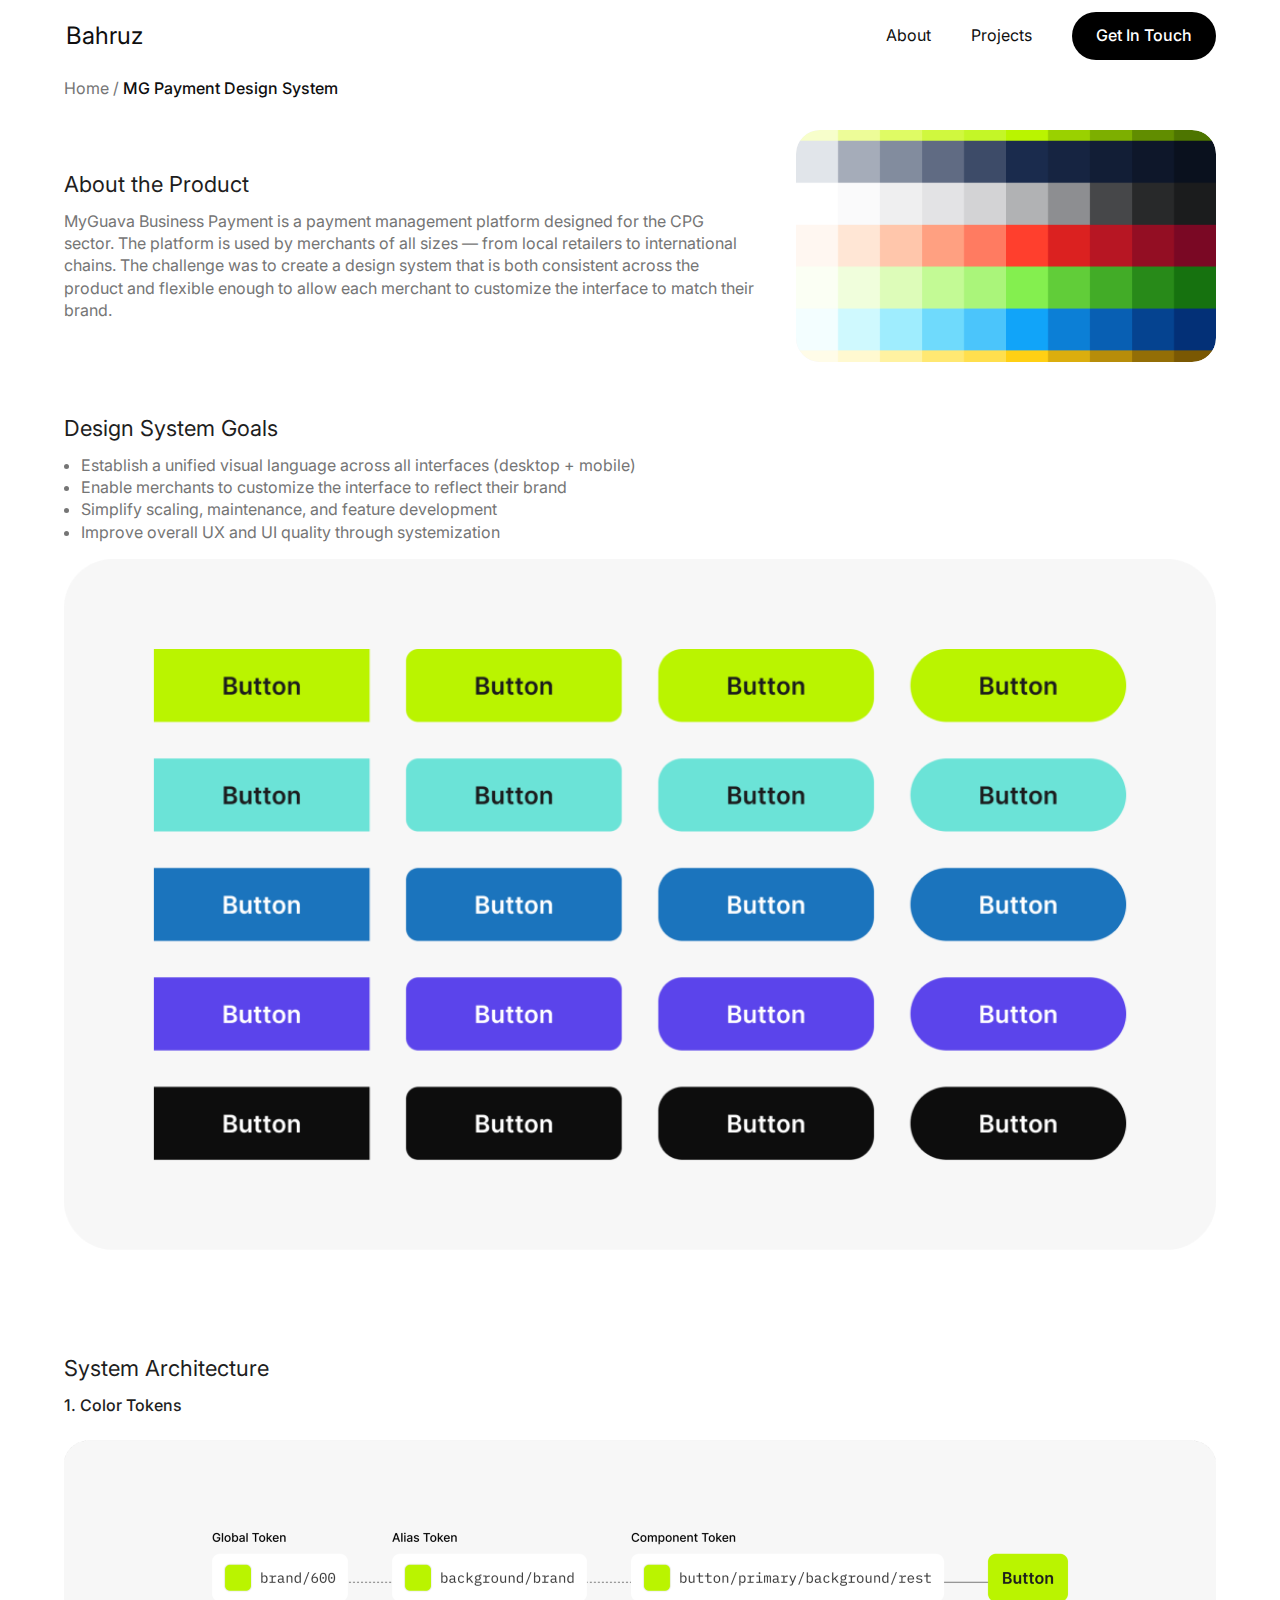
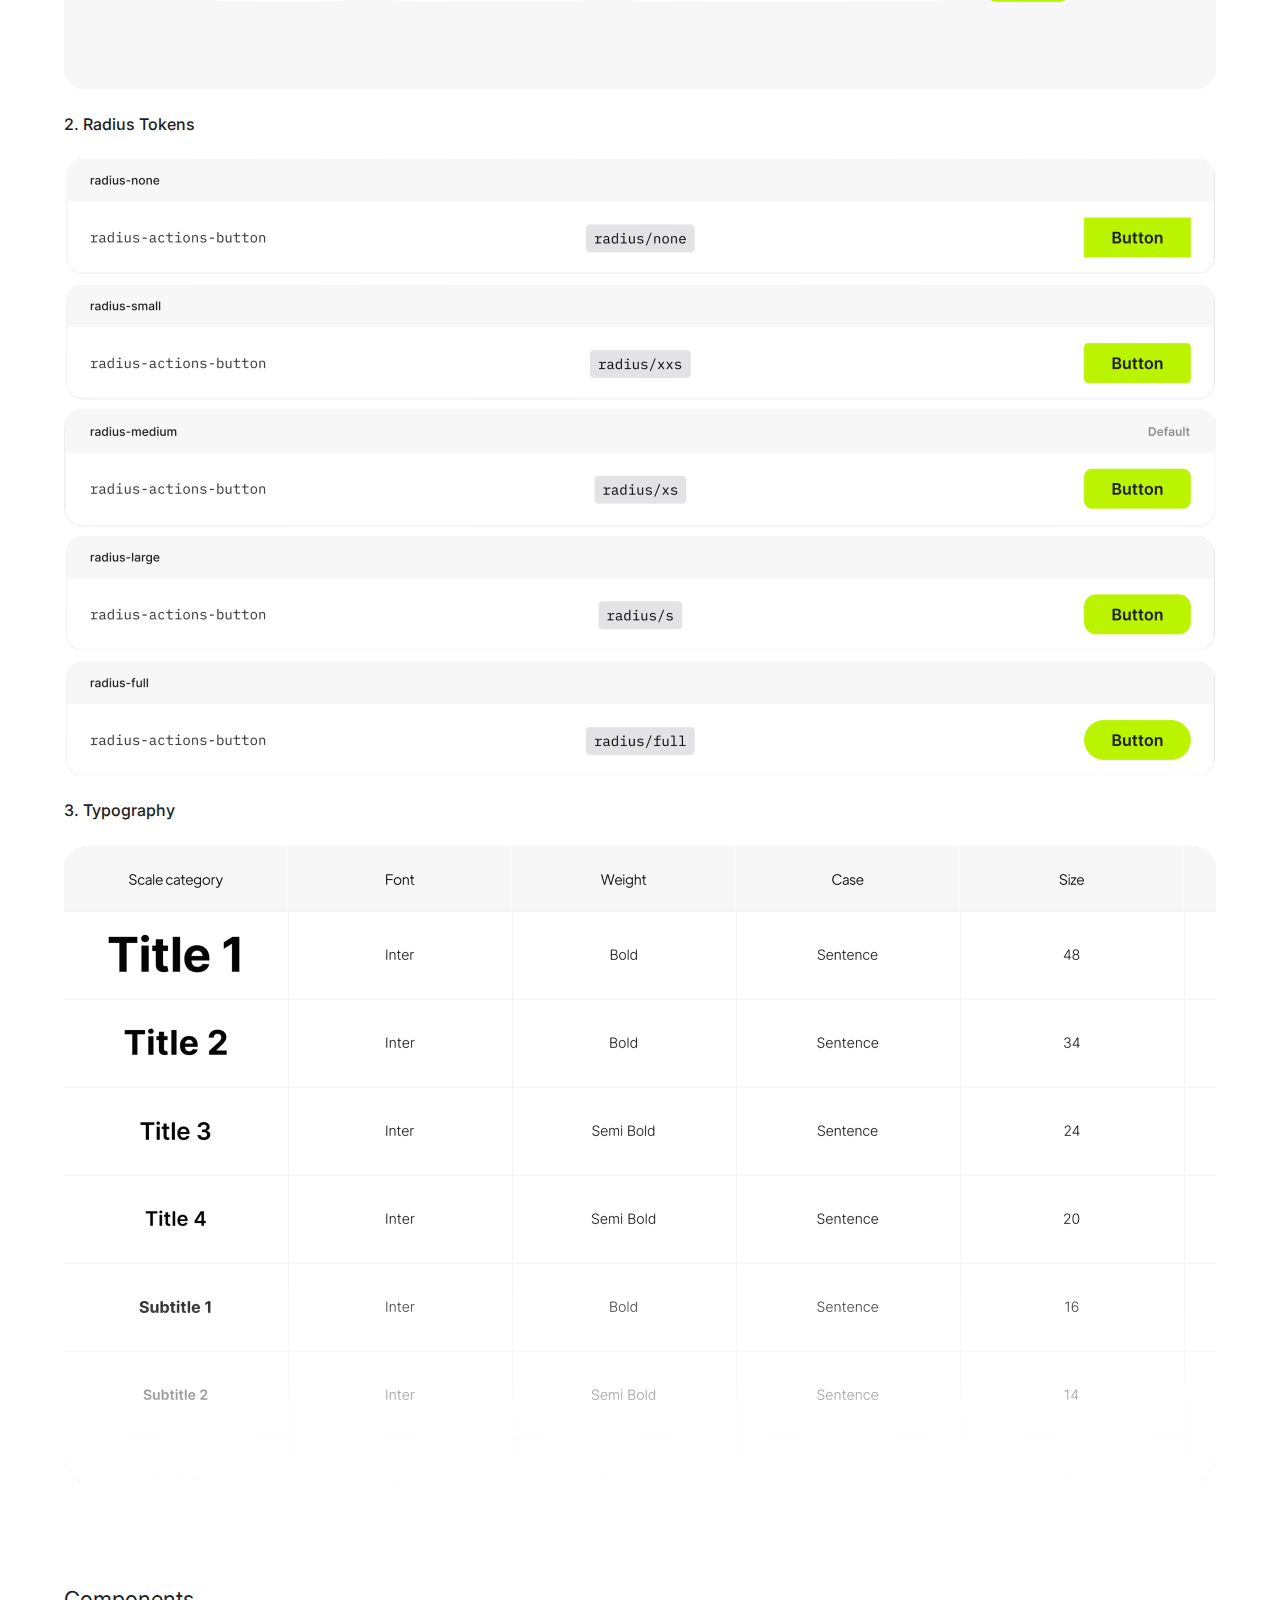
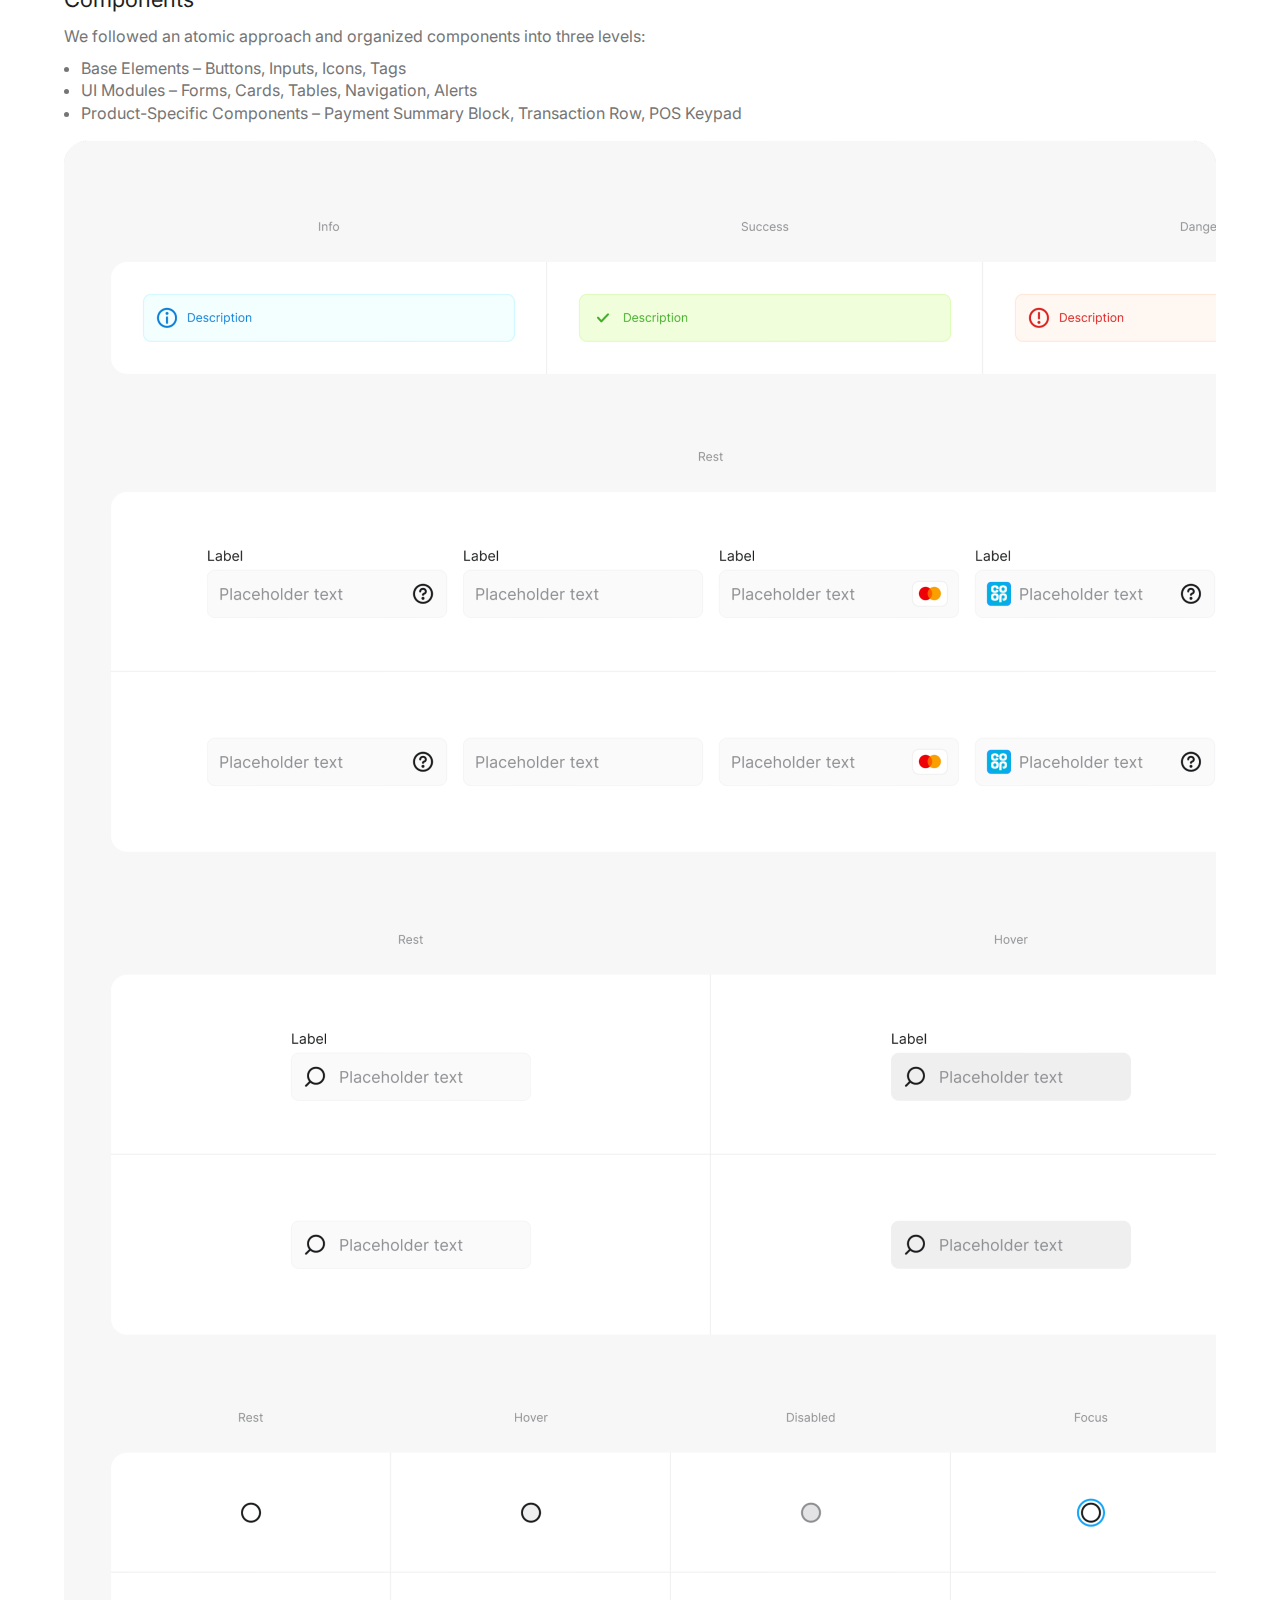
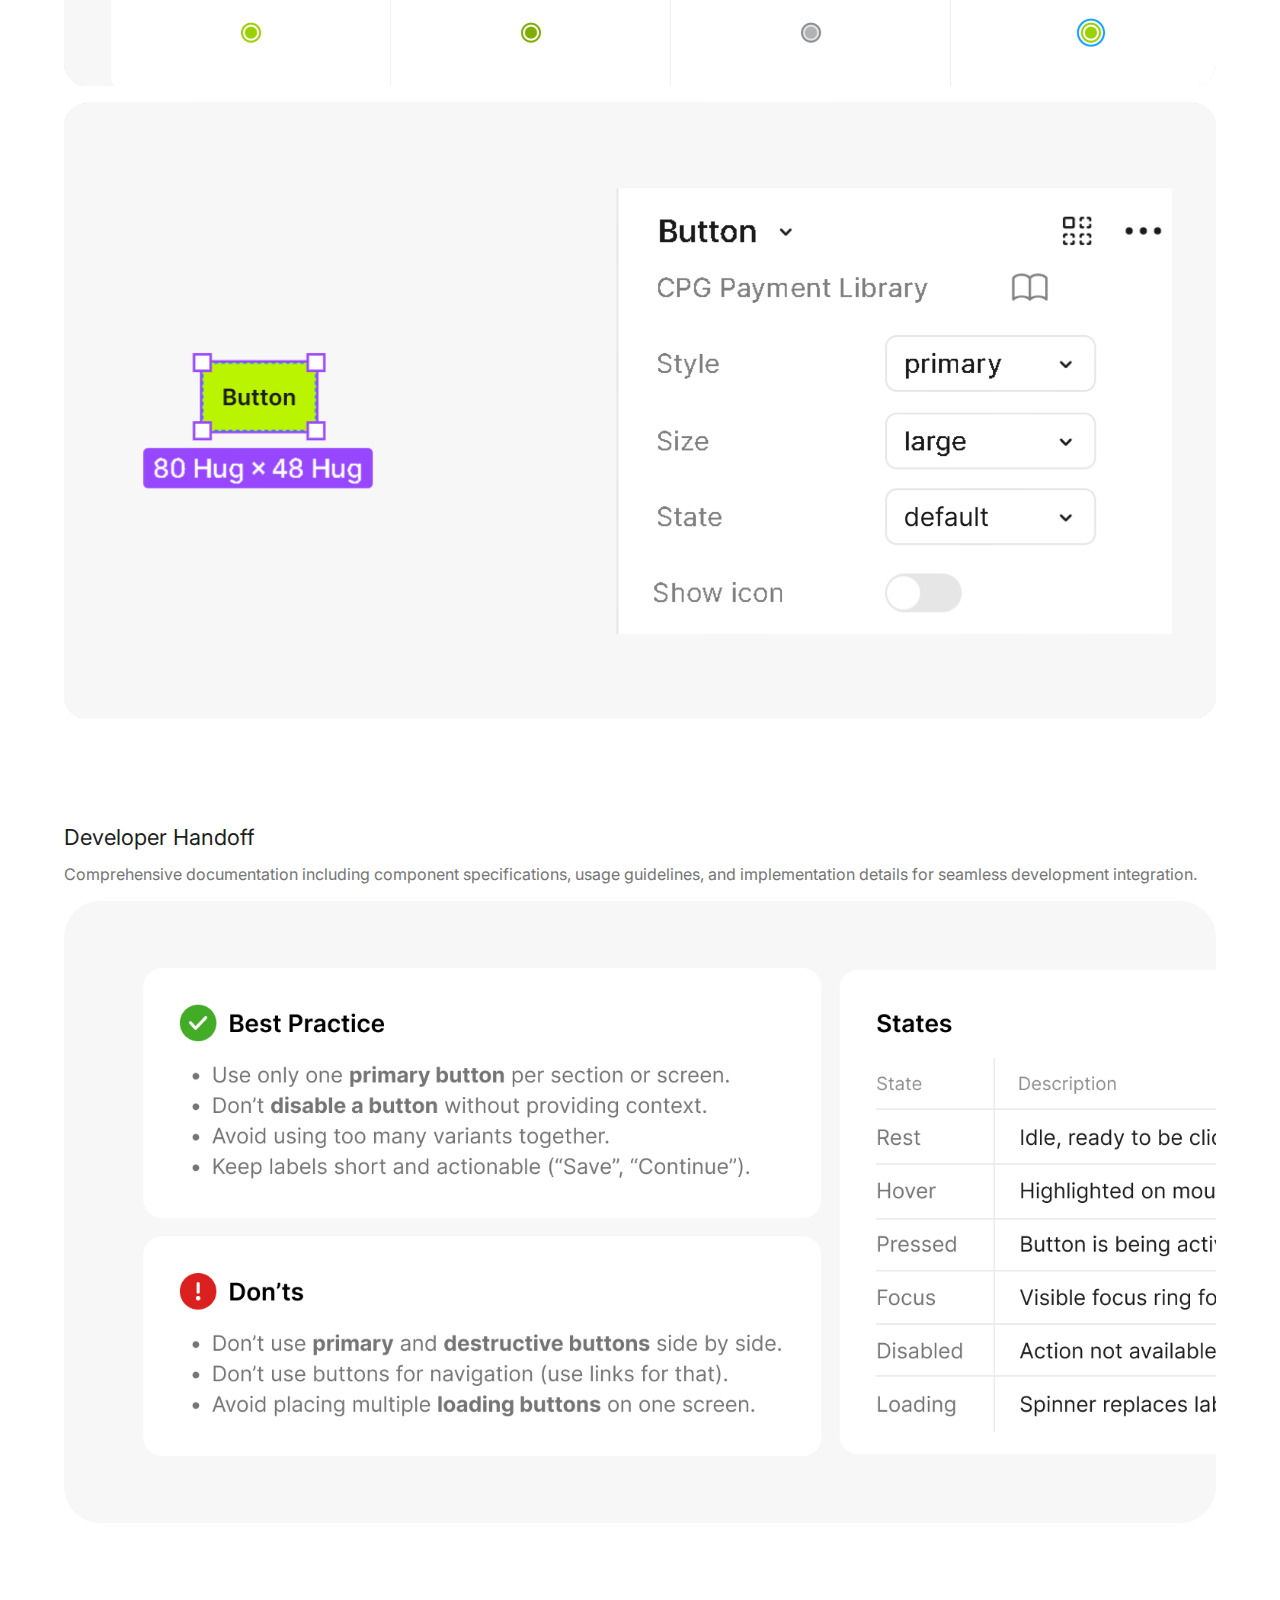
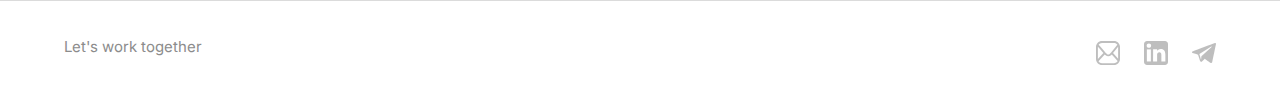
<file: myguava-design-system.html>
<!DOCTYPE html>
<html lang="en">

<head>
    <!-- Google tag (gtag.js) -->
    <script async src="https://www.googletagmanager.com/gtag/js?id=G-EGSLKL72KZ"></script>
    <script>
      window.dataLayer = window.dataLayer || [];
      function gtag(){dataLayer.push(arguments);}
      gtag('js', new Date());

      gtag('config', 'G-EGSLKL72KZ');
    </script>
    <meta charset="UTF-8">
    <meta name="viewport" content="width=device-width, initial-scale=1.0">
    <title>MG Payment Design System - Bahruz</title>
    <link rel="icon" type="image/x-icon" href="images/Faicon.ico">
    <link rel="icon" type="image/png" sizes="32x32" href="images/Faicon.png">
    <link rel="icon" type="image/png" sizes="16x16" href="images/Faicon.png">
    <link rel="icon" type="image/svg+xml" href="images/Faicon.svg">
    <link rel="apple-touch-icon" sizes="180x180" href="images/Faicon.png">
    <link rel="apple-touch-icon" sizes="152x152" href="images/Faicon.png">
    <link rel="apple-touch-icon" sizes="144x144" href="images/Faicon.png">
    <link rel="apple-touch-icon" sizes="120x120" href="images/Faicon.png">
    <link rel="apple-touch-icon" sizes="114x114" href="images/Faicon.png">
    <link rel="apple-touch-icon" sizes="76x76" href="images/Faicon.png">
    <link rel="apple-touch-icon" sizes="72x72" href="images/Faicon.png">
    <link rel="apple-touch-icon" sizes="60x60" href="images/Faicon.png">
    <link rel="apple-touch-icon" sizes="57x57" href="images/Faicon.png">
    <link rel="shortcut icon" href="images/Faicon.ico">
    <link rel="alternate icon" href="images/Faicon.ico">
    <link rel="manifest" href="site.webmanifest">
    <link rel="stylesheet" href="styles.css">
    <link rel="stylesheet" href="about.css">
    <link rel="preconnect" href="https://fonts.googleapis.com">
    <link rel="preconnect" href="https://fonts.gstatic.com" crossorigin>
    <link href="https://fonts.googleapis.com/css2?family=Inter:wght@400;500;600&family=Roboto:wght@400&display=swap"
        rel="stylesheet">
    <!-- Social meta -->
    <meta property="og:type" content="website">
    <meta property="og:title" content="MG Payment Design System - Bahruz">
    <meta property="og:description" content="A comprehensive design system for MyGuava Business Payment platform, establishing unified visual language across all interfaces while enabling merchants to customize the interface to match their brand.">
    <meta property="og:image" content="https://akhundovb.com/images/og-image.png">
    <meta name="twitter:card" content="summary_large_image">
    <meta name="twitter:title" content="MG Payment Design System - Bahruz">
    <meta name="twitter:description" content="A comprehensive design system for MyGuava Business Payment platform, establishing unified visual language across all interfaces while enabling merchants to customize the interface to match their brand.">
    <meta name="twitter:image" content="https://akhundovb.com/images/og-image.png">
    
    <!-- Hotjar Tracking Code -->
    <script>
        (function (c, s, q, u, a, r, e) {
            c.hj=c.hj||function(){(c.hj.q=c.hj.q||[]).push(arguments)};
            c._hjSettings = { hjid: a };
            r = s.getElementsByTagName('head')[0];
            e = s.createElement('script');
            e.async = true;
            e.src = q + c._hjSettings.hjid + u;
            r.appendChild(e);
        })(window, document, 'https://static.hj.contentsquare.net/c/csq-', '.js', 6550275);
    </script>
</head>

<body class="project-page">
    <!-- Header -->
    <header class="header">
        <div class="container">
            <div class="header-content">
                <a href="index.html" class="logo">Bahruz</a>
                
                <!-- Desktop Navigation -->
                <nav class="nav desktop-nav">
                    <a href="about.html" class="nav-link">About</a>
                    <a href="index.html#projects" class="nav-link">Projects</a>
                    <button onclick="openModal()" class="nav-button">Get in Touch</button>
                </nav>

                <!-- Mobile Navigation -->
                <div class="mobile-nav">
                    <button onclick="openModal()" class="nav-button mobile-button">Get in Touch</button>
                    <button class="hamburger" onclick="toggleMobileMenu()">
                        <span></span>
                        <span></span>
                        <span></span>
                    </button>
                </div>

                <!-- Mobile Menu Overlay -->
                <div class="mobile-menu-overlay" id="mobileMenuOverlay">
                    <button class="mobile-close-btn" onclick="toggleMobileMenu()">
                        <img src="images/close-button-figma.svg" alt="Close" width="40" height="40">
                    </button>
                    <nav class="mobile-menu">
                        <a href="about.html" class="mobile-nav-link">About</a>
                        <a href="index.html#projects" class="mobile-nav-link">Projects</a>
                    </nav>
                    <div class="mobile-social-links">
                        <a href="mailto:akhundovb@gmail.com" class="mobile-social-link">
                            <img src="images/email-icon-new.svg" alt="Email" width="24" height="24">
                        </a>
                        <a href="https://www.linkedin.com/in/bahruzakh/" class="mobile-social-link" target="_blank" rel="noopener noreferrer">
                            <img src="images/linkedin-icon-new.svg" alt="LinkedIn" width="24" height="24">
                        </a>
                        <a href="https://t.me/akhundesign" class="mobile-social-link" target="_blank" rel="noopener noreferrer">
                            <img src="images/telegram-icon-new.svg" alt="Telegram" width="24" height="24">
                        </a>
                    </div>
                </div>
            </div>
        </div>
    </header>

    <!-- Breadcrumbs -->
    <section class="breadcrumbs">
        <div class="container">
            <nav class="breadcrumb-nav">
                <a href="index.html" class="breadcrumb-link">Home</a>
                <span class="breadcrumb-separator">/</span>
                <span class="breadcrumb-current">MG Payment Design System</span>
            </nav>
        </div>
    </section>

    <!-- Project Hero Section -->
    <section class="about-hero">
        <div class="container">
            <div class="about-content">
                <div class="about-text">
                    <h2 class="about-title">About the Product</h2>
                    <p class="about-description">
                        MyGuava Business Payment is a payment management platform designed for the CPG sector. The
                        platform is used by merchants of all sizes — from local retailers to international chains. The
                        challenge was to create a design system that is both consistent across the product and flexible
                        enough to allow each merchant to customize the interface to match their brand.
                    </p>
                </div>
                <div class="about-image">
                    <img src="images/myguava-design-system-hero-updated.png" alt="MG Payment Design System project"
                        class="profile-img">
                </div>
            </div>
        </div>
    </section>

    <!-- Design System Goals Section -->
    <section class="ui-detail-section">
        <div class="container">
            <div class="ui-detail-content-large">
                <div class="ui-detail-header">
                    <h3 class="about-title">Design System Goals</h3>
                    <div class="ui-detail-description">
                        <ul class="about-description component-list">
                            <li>Establish a unified visual language across all interfaces (desktop + mobile)</li>
                            <li>Enable merchants to customize the interface to reflect their brand</li>
                            <li>Simplify scaling, maintenance, and feature development</li>
                            <li>Improve overall UX and UI quality through systemization</li>
                        </ul>
                    </div>
                </div>
                <div class="ui-images-row">
                    <img src="images/myguava-design-system-goals.png" alt="Design System Goals" class="ui-showcase-img">
                </div>
            </div>
        </div>
    </section>

    <!-- System Architecture Section -->
    <section class="ui-detail-section customizable-section">
        <div class="container">
            <h3 class="about-title">System Architecture</h3>

            <!-- Color Tokens -->
            <div class="system-architecture-item">
                <h4 class="architecture-subtitle">1. Color Tokens</h4>
                <div class="ui-images-row">
                    <img src="images/myguava-design-system-color-tokens.png" alt="Color Tokens" class="ui-showcase-img">
                </div>
            </div>

            <!-- Radius Tokens -->
            <div class="system-architecture-item">
                <h4 class="architecture-subtitle">2. Radius Tokens</h4>
                <div class="ui-images-row">
                    <img src="images/myguava-design-system-radius-tokens.png" alt="Radius Tokens"
                        class="ui-showcase-img">
                </div>
            </div>

            <!-- Typography -->
            <div class="system-architecture-item">
                <h4 class="architecture-subtitle">3. Typography</h4>
                <div class="ui-images-row">
                    <img src="images/myguava-design-system-typography.png" alt="Typography" class="ui-showcase-img">
                </div>
            </div>
        </div>
    </section>

    <!-- Components Section -->
    <section class="ui-detail-section component-section">
        <div class="container">
            <div class="ui-detail-content-large">
                <div class="ui-detail-header">
                    <h3 class="about-title">Components</h3>
                    <div class="ui-detail-description">
                        <p class="about-description component-desc">We followed an atomic approach and organized
                            components into three
                            levels:
                        </p>
                        <ul class="component-list">
                            <li>Base Elements – Buttons, Inputs, Icons, Tags</li>
                            <li>UI Modules – Forms, Cards, Tables, Navigation, Alerts</li>
                            <li>Product-Specific Components – Payment Summary Block, Transaction Row, POS Keypad</li>
                        </ul>
                    </div>
                </div>
                <div class="ui-images-row">
                    <img src="images/myguava-design-system-components-1.png" alt="Components" class="ui-showcase-img">
                </div>
                <div class="ui-images-row">
                    <img src="images/myguava-design-system-components-2.png" alt="Components continued"
                        class="ui-showcase-img">
                </div>
            </div>
        </div>
    </section>

    <!-- Developer Handoff Section -->
    <section class="ui-detail-section">
        <div class="container">
            <div class="ui-detail-content-large">
                <div class="ui-detail-header">
                    <h3 class="about-title">Developer Handoff</h3>
                    <div class="ui-detail-description">
                        <p class="about-description">Comprehensive documentation including component specifications,
                            usage guidelines, and implementation details for seamless development integration.</p>
                    </div>
                </div>
                <div class="ui-images-row">
                    <img src="images/myguava-design-system-developer-handoff.png" alt="Developer Handoff Documentation"
                        class="ui-showcase-img">
                </div>
            </div>
        </div>
    </section>


    <!-- Footer -->
    <footer class="footer">
        <div class="footer-content">
            <h3 class="footer-title">Let's work together</h3>
            <div class="footer-social">
                <a href="mailto:akhundovb@gmail.com" class="social-icon" title="Email">
                    <img src="images/social-icon-1.svg" alt="Email" width="24" height="24">
                </a>
                <a href="https://www.linkedin.com/in/bahruzakh/" class="social-icon" title="LinkedIn" target="_blank"
                    rel="noopener noreferrer">
                    <img src="images/social-icon-2.svg" alt="LinkedIn" width="24" height="24">
                </a>
                <a href="https://t.me/akhundesign" class="social-icon" title="Telegram" target="_blank"
                    rel="noopener noreferrer">
                    <img src="images/social-icon-3.svg" alt="Telegram" width="24" height="24">
                </a>
            </div>
        </div>
    </footer>

    <!-- Contact Modal -->
    <div id="contactModal" class="modal">
        <div class="modal-content">
            <div class="modal-header">
                <h3 class="modal-title">Let's connect!</h3>
                <button class="modal-close" onclick="closeModal()">&times;</button>
            </div>
            <div class="modal-body">
                <p class="modal-description">Choose how you'd like to get in touch:</p>
                <div class="contact-buttons">
                    <a href="mailto:akhundovb@gmail.com" class="contact-button email">
                        <span>Email</span>
                        <svg class="external-icon" width="16" height="16" viewBox="0 0 24 24" fill="none"
                            xmlns="http://www.w3.org/2000/svg">
                            <path
                                d="M18 13V19C18 19.5523 17.5523 20 17 20H5C4.44772 20 4 19.5523 4 19V7C4 6.44772 4.44772 6 5 6H11"
                                stroke="currentColor" stroke-width="2" stroke-linecap="round" stroke-linejoin="round" />
                            <path d="M15 3H21V9" stroke="currentColor" stroke-width="2" stroke-linecap="round"
                                stroke-linejoin="round" />
                            <path d="M10 14L21 3" stroke="currentColor" stroke-width="2" stroke-linecap="round"
                                stroke-linejoin="round" />
                        </svg>
                    </a>
                    <a href="https://t.me/akhundesign" class="contact-button telegram" target="_blank"
                        rel="noopener noreferrer">
                        <span>Telegram</span>
                        <svg class="external-icon" width="16" height="16" viewBox="0 0 24 24" fill="none"
                            xmlns="http://www.w3.org/2000/svg">
                            <path
                                d="M18 13V19C18 19.5523 17.5523 20 17 20H5C4.44772 20 4 19.5523 4 19V7C4 6.44772 4.44772 6 5 6H11"
                                stroke="currentColor" stroke-width="2" stroke-linecap="round" stroke-linejoin="round" />
                            <path d="M15 3H21V9" stroke="currentColor" stroke-width="2" stroke-linecap="round"
                                stroke-linejoin="round" />
                            <path d="M10 14L21 3" stroke="currentColor" stroke-width="2" stroke-linecap="round"
                                stroke-linejoin="round" />
                        </svg>
                    </a>
                    <a href="https://www.linkedin.com/in/bahruzakh/" class="contact-button linkedin" target="_blank"
                        rel="noopener noreferrer">
                        <span>LinkedIn</span>
                        <svg class="external-icon" width="16" height="16" viewBox="0 0 24 24" fill="none"
                            xmlns="http://www.w3.org/2000/svg">
                            <path
                                d="M18 13V19C18 19.5523 17.5523 20 17 20H5C4.44772 20 4 19.5523 4 19V7C4 6.44772 4.44772 6 5 6H11"
                                stroke="currentColor" stroke-width="2" stroke-linecap="round" stroke-linejoin="round" />
                            <path d="M15 3H21V9" stroke="currentColor" stroke-width="2" stroke-linecap="round"
                                stroke-linejoin="round" />
                            <path d="M10 14L21 3" stroke="currentColor" stroke-width="2" stroke-linecap="round"
                                stroke-linejoin="round" />
                        </svg>
                    </a>
                </div>
            </div>
        </div>
    </div>

    <!-- Photo Viewer -->
    <div class="photo-viewer" id="photoViewer">
        <div class="photo-viewer-content">
            <img class="photo-viewer-img" id="photoViewerImg" alt="Full size image">
            <!-- Mobile Zoom Button -->
            <button class="mobile-zoom-button modal-icon" id="mobileZoomButton" onclick="toggleMobileZoom(); event.stopPropagation();">
                <svg viewBox="0 0 24 24" fill="none" xmlns="http://www.w3.org/2000/svg">
                    <path d="M21 21L16.514 16.506L21 21ZM19 10.5C19 15.194 15.194 19 10.5 19C5.806 19 2 15.194 2 10.5C2 5.806 5.806 2 10.5 2C15.194 2 19 5.806 19 10.5Z" stroke="currentColor" stroke-width="2" stroke-linecap="round" stroke-linejoin="round"/>
                    <path d="M10.5 7V14M7 10.5H14" stroke="currentColor" stroke-width="2" stroke-linecap="round" stroke-linejoin="round"/>
                </svg>
            </button>
            
            <button class="photo-viewer-close modal-icon" onclick="closePhotoViewer(); event.stopPropagation();">
                <img src="images/close-button-figma.svg" alt="Close" width="40" height="40">
            </button>
            
            <!-- Navigation Arrows -->
            <button class="photo-nav-btn photo-nav-prev" onclick="previousPhoto()">
                <svg width="24" height="24" viewBox="0 0 24 24" fill="none" stroke="currentColor" stroke-width="2">
                    <polyline points="15,18 9,12 15,6"></polyline>
                </svg>
            </button>
            <button class="photo-nav-btn photo-nav-next" onclick="nextPhoto()">
                <svg width="24" height="24" viewBox="0 0 24 24" fill="none" stroke="currentColor" stroke-width="2">
                    <polyline points="9,18 15,12 9,6"></polyline>
                </svg>
            </button>
            
            <!-- Simple Zoom Slider -->
            <div class="simple-zoom-controls">
                <div class="zoom-percentage" id="zoomPercentage">100%</div>
                <input type="range" class="simple-zoom-slider" id="simpleZoomSlider" min="25" max="300" value="100" oninput="updateSimpleZoom(this.value)">
            </div>
            
        </div>
    </div>

    <script src="script.js"></script>
    <script>
        // Mobile Menu Functionality
        function toggleMobileMenu() {
            const overlay = document.getElementById('mobileMenuOverlay');
            const hamburger = document.querySelector('.hamburger');
            const mobileNav = document.querySelector('.mobile-nav');
            const body = document.body;
            const html = document.documentElement;
            
            overlay.classList.toggle('active');
            hamburger.classList.toggle('active');
            body.classList.toggle('mobile-menu-open');
            html.classList.toggle('mobile-menu-open');
            
            // Hide mobile nav when menu is open
            if (overlay.classList.contains('active')) {
                mobileNav.style.display = 'none';
                // Prevent scrolling
                body.style.overflow = 'hidden';
                html.style.overflow = 'hidden';
            } else {
                mobileNav.style.display = 'flex';
                // Restore scrolling
                body.style.overflow = '';
                html.style.overflow = '';
            }
        }

        // Close mobile menu when clicking on overlay
        document.addEventListener('DOMContentLoaded', function() {
            const overlay = document.getElementById('mobileMenuOverlay');
            if (overlay) {
                overlay.addEventListener('click', function(e) {
                    if (e.target === this) {
                        toggleMobileMenu();
                    }
                });

                // Handle mobile menu navigation links
                document.querySelectorAll('.mobile-nav-link').forEach(link => {
                    link.addEventListener('click', function(e) {
                        const href = this.getAttribute('href');
                        
                        if (href.startsWith('#')) {
                            // For anchor links, close menu first, then navigate
                            e.preventDefault();
            e.stopPropagation(); // Prevent modal close
                            
                            // Close the mobile menu using the toggle function
                            toggleMobileMenu();
                            
                            // Wait for menu to close, then scroll to target
                            setTimeout(() => {
                                const target = document.querySelector(href);
                                if (target) {
                                    // Ensure the target is visible and scroll to it
                                    target.scrollIntoView({
                                        behavior: 'smooth',
                                        block: 'start',
                                        inline: 'nearest'
                                    });
                                    
                                    // Fallback: if smooth scroll doesn't work, try direct scroll
                                    setTimeout(() => {
                                        if (window.pageYOffset === 0) {
                                            window.scrollTo({
                                                top: target.offsetTop - 100,
                                                behavior: 'smooth'
                                            });
                                        }
                                    }, 100);
                                }
                            }, 600);
                        } else {
                            // For external links, close menu immediately
                            toggleMobileMenu();
                        }
                    });
                });
            }
        });

        // Photo Viewer functionality
        
        // Photo navigation
        let currentPhotoIndex = 0;
        let availablePhotos = [];
        let isTransitioning = false;
        
        // Desktop zoom functionality
        let isZoomed = false;
        const zoomScale = 1.2; // 1.2x zoom
        
        // Mobile zoom functionality
        let currentZoom = 1;
        let isDragging = false;
        let startX = 0;
        let startY = 0;
        let translateX = 0;
        let translateY = 0;

        function openPhotoViewer(imgSrc) {
            const viewer = document.getElementById('photoViewer');
            const img = document.getElementById('photoViewerImg');
            
            if (!viewer || !img) {
                console.error('Photo viewer elements not found');
                return;
            }
            
            // Complete state reset before opening
            resetPhotoViewerState();
            
            // Populate available photos array
            populateAvailablePhotos();
            
            // Find current photo index
            currentPhotoIndex = availablePhotos.findIndex(photo => photo.src === imgSrc);
            if (currentPhotoIndex === -1) {
                console.warn('Image not found in gallery, using first image');
                currentPhotoIndex = 0;
            }
            
            // Set image source and show modal
            img.src = imgSrc;
            img.alt = 'Full size image';
            
            // Show modal with proper state
            viewer.classList.add('active');
            document.body.style.overflow = 'hidden';
            
            // Ensure image loads properly
            img.onload = function() {
                console.log('Image loaded successfully:', imgSrc);
            };
            
            img.onerror = function() {
                console.error('Failed to load image:', imgSrc);
            };
        }
        
        function resetPhotoViewerState() {
            const viewer = document.getElementById('photoViewer');
            const img = document.getElementById('photoViewerImg');
            
            if (!viewer || !img) return;
            
            // Stop any ongoing zoom animation
            stopZoomAnimation();
            
            // Reset all zoom and transform states
            isZoomed = false;
            currentZoom = 1;
            targetZoom = 1;
            translateX = 0;
            translateY = 0;
            isTransitioning = false;
            
            // Reset image styles
            img.style.transform = 'scale(1)';
            img.style.cursor = 'zoom-in';
            img.style.transition = 'transform 0.3s ease';
            img.classList.remove('zoomed');
            
            // Reset viewer classes
            viewer.classList.remove('zoomed');
            
            // Reset slider
            const slider = document.getElementById('simpleZoomSlider');
            if (slider) {
                slider.value = 100;
            }
            
            // Reset zoom display
            updateZoomDisplay();
        }

        function closePhotoViewer() {
            const viewer = document.getElementById('photoViewer');
            if (!viewer) return;
            
            // Complete state reset
            resetPhotoViewerState();
            
            // Hide modal and reset body overflow
            viewer.classList.remove('active');
            document.body.style.overflow = '';
            
            console.log('Photo viewer closed and state reset');
        }

        function toggleZoom() {
            // Only work on desktop (screen width > 768px)
            if (window.innerWidth <= 768) return;
            
            const img = document.getElementById('photoViewerImg');
            const viewer = document.getElementById('photoViewer');
            if (!img || !viewer) return;
            
            isZoomed = !isZoomed;
            
            if (isZoomed) {
                // Zoom in - simple 1.2x scale from center
                img.style.transform = `scale(${zoomScale})`;
                img.style.cursor = 'zoom-out';
                img.classList.add('zoomed');
                viewer.classList.add('zoomed');
            } else {
                // Zoom out - reset to normal
                img.style.transform = 'scale(1)';
                img.style.cursor = 'zoom-in';
                img.classList.remove('zoomed');
                viewer.classList.remove('zoomed');
            }
        }





        // Mobile zoom button functionality - Dribbble style
        let isMobileZoomed = false;
        const mobileZoomScale = 2.0;

        function isMobileDevice() {
            return window.innerWidth <= 768;
        }

        function toggleMobileZoom() {
            if (!isMobileDevice()) return;
            
            const img = document.getElementById('photoViewerImg');
            const zoomButton = document.getElementById('mobileZoomButton');
            
            if (!img || !zoomButton) return;
            
            if (isMobileZoomed) {
                // Zoom out
                resetMobileZoom();
            } else {
                // Zoom in
                applyMobileZoom();
            }
        }

        function applyMobileZoom() {
            const img = document.getElementById('photoViewerImg');
            const zoomButton = document.getElementById('mobileZoomButton');
            
            if (!img || !zoomButton) return;
            
            isMobileZoomed = true;
            currentZoom = mobileZoomScale;
            
            // Update button state
            zoomButton.classList.add('zoomed');
            
            // Smooth zoom transition
            img.style.transition = 'transform 0.3s ease';
            img.style.transform = `translate3d(${translateX}px, ${translateY}px, 0) scale(${currentZoom})`;
            img.style.cursor = 'grab';
            
            // Enable panning
            enableMobilePanning();
        }

        function resetMobileZoom() {
            const img = document.getElementById('photoViewerImg');
            const zoomButton = document.getElementById('mobileZoomButton');
            
            if (!img || !zoomButton) return;
            
            isMobileZoomed = false;
            currentZoom = 1;
            translateX = 0;
            translateY = 0;
            
            // Update button state
            zoomButton.classList.remove('zoomed');
            
            // Smooth zoom out transition with recentering
            img.style.transition = 'transform 0.3s ease';
            img.style.transform = 'scale(1)';
            img.style.cursor = 'zoom-in';
            
            // Disable panning
            disableMobilePanning();
        }

        function enableMobilePanning() {
            const img = document.getElementById('photoViewerImg');
            if (!img) return;
            
            img.addEventListener('touchstart', handleMobileTouchStart, { passive: false });
            img.addEventListener('touchmove', handleMobileTouchMove, { passive: false });
            img.addEventListener('touchend', handleMobileTouchEnd, { passive: false });
        }

        function disableMobilePanning() {
            const img = document.getElementById('photoViewerImg');
            if (!img) return;
            
            img.removeEventListener('touchstart', handleMobileTouchStart);
            img.removeEventListener('touchmove', handleMobileTouchMove);
            img.removeEventListener('touchend', handleMobileTouchEnd);
        }

        let mobileTouchStartX = 0;
        let mobileTouchStartY = 0;
        let mobileLastTouchX = 0;
        let mobileLastTouchY = 0;
        let mobileIsPanning = false;

        function handleMobileTouchStart(e) {
            if (!isMobileZoomed) return;
            
            e.preventDefault();
            const touch = e.touches[0];
            mobileTouchStartX = touch.clientX;
            mobileTouchStartY = touch.clientY;
            mobileLastTouchX = touch.clientX;
            mobileLastTouchY = touch.clientY;
            mobileIsPanning = true;
            
            // Disable transition during panning
            const img = document.getElementById('photoViewerImg');
            if (img) {
                img.style.transition = 'none';
            }
        }

        function handleMobileTouchMove(e) {
            if (!isMobileZoomed || !mobileIsPanning) return;
            
            e.preventDefault();
            const touch = e.touches[0];
            const deltaX = touch.clientX - mobileLastTouchX;
            const deltaY = touch.clientY - mobileLastTouchY;
            
            translateX += deltaX;
            translateY += deltaY;
            
            // Constrain panning to keep image in bounds
            constrainMobilePanning();
            
            const img = document.getElementById('photoViewerImg');
            if (img) {
                img.style.transform = `translate3d(${translateX}px, ${translateY}px, 0) scale(${currentZoom})`;
            }
            
            mobileLastTouchX = touch.clientX;
            mobileLastTouchY = touch.clientY;
        }

        function handleMobileTouchEnd(e) {
            if (!isMobileZoomed) return;
            
            mobileIsPanning = false;
            
            // Re-enable transition
            const img = document.getElementById('photoViewerImg');
            if (img) {
                img.style.transition = 'transform 0.3s ease';
            }
        }

        function constrainMobilePanning() {
            const img = document.getElementById('photoViewerImg');
            if (!img) return;
            
            const viewer = document.getElementById('photoViewer');
            if (!viewer) return;
            
            const viewerRect = viewer.getBoundingClientRect();
            const imgRect = img.getBoundingClientRect();
            
            const scaledWidth = imgRect.width * currentZoom;
            const scaledHeight = imgRect.height * currentZoom;
            
            const maxTranslateX = Math.max(0, (scaledWidth - viewerRect.width) / 2);
            const maxTranslateY = Math.max(0, (scaledHeight - viewerRect.height) / 2);
            
            translateX = Math.max(-maxTranslateX, Math.min(maxTranslateX, translateX));
            translateY = Math.max(-maxTranslateY, Math.min(maxTranslateY, translateY));
        }

        function updateImageTransform() {
            const img = document.getElementById('photoViewerImg');
            if (img) {
                // Disable transition during dragging for smooth panning
                if (isDragging) {
                    img.style.transition = 'none';
                } else {
                    // Use a very short transition for smooth scaling
                    img.style.transition = 'transform 0.1s cubic-bezier(0.4, 0, 0.2, 1)';
                }
                
                // Use transform3d for hardware acceleration
                img.style.transform = `translate3d(${translateX}px, ${translateY}px, 0) scale(${currentZoom})`;
            }
        }

        function updateZoomDisplay() {
            const indicator = document.getElementById('zoomPercentage');
            if (indicator) {
                indicator.textContent = Math.round(currentZoom * 100) + '%';
            }
        }

        function constrainPan() {
            const img = document.getElementById('photoViewerImg');
            const viewer = document.getElementById('photoViewer');
            if (!img || !viewer) return;

            const imgRect = img.getBoundingClientRect();
            const viewerRect = viewer.getBoundingClientRect();
            
            const maxTranslateX = Math.max(0, (imgRect.width * currentZoom - viewerRect.width) / 2);
            const maxTranslateY = Math.max(0, (imgRect.height * currentZoom - viewerRect.height) / 2);
            
            translateX = Math.max(-maxTranslateX, Math.min(maxTranslateX, translateX));
            translateY = Math.max(-maxTranslateY, Math.min(maxTranslateY, translateY));
            
            updateImageTransform();
        }

        function startDrag(e) {
            if (currentZoom <= 1) return;
            isDragging = true;
            startX = e.clientX - translateX;
            startY = e.clientY - translateY;
            const img = document.getElementById('photoViewerImg');
            if (img) {
                img.style.cursor = 'grabbing';
            }
        }

        function handleTouchStart(e) {
            const img = document.getElementById('photoViewerImg');
            if (!img) return;
            
            if (e.touches.length === 1) {
                // Single touch - panning
                if (currentZoom <= 1) return;
                
                isDragging = true;
                const touch = e.touches[0];
                startX = touch.clientX - translateX;
                startY = touch.clientY - translateY;
                
                e.preventDefault();
            e.stopPropagation(); // Prevent modal close
            } else if (e.touches.length === 2) {
                // Two touches - pinch to zoom
                const touch1 = e.touches[0];
                const touch2 = e.touches[1];
                const distance = Math.sqrt(
                    Math.pow(touch2.clientX - touch1.clientX, 2) + 
                    Math.pow(touch2.clientY - touch1.clientY, 2)
                );
                
                // Store initial values for pinch zoom
                img.dataset.initialDistance = distance;
                img.dataset.initialZoom = currentZoom;
                
                e.preventDefault();
            e.stopPropagation(); // Prevent modal close
            }
        }

        function drag(e) {
            if (!isDragging || currentZoom <= 1) return;
            e.preventDefault();
            e.stopPropagation(); // Prevent modal close
            translateX = e.clientX - startX;
            translateY = e.clientY - startY;
            constrainPan();
        }

        function handleTouchMove(e) {
            const img = document.getElementById('photoViewerImg');
            if (!img) return;
            
            if (e.touches.length === 1 && isDragging) {
                // Single touch - panning
                const touch = e.touches[0];
                translateX = touch.clientX - startX;
                translateY = touch.clientY - startY;
                constrainPan();
                e.preventDefault();
            e.stopPropagation(); // Prevent modal close
            } else if (e.touches.length === 2) {
                // Two touches - pinch to zoom
                const touch1 = e.touches[0];
                const touch2 = e.touches[1];
                const currentDistance = Math.sqrt(
                    Math.pow(touch2.clientX - touch1.clientX, 2) + 
                    Math.pow(touch2.clientY - touch1.clientY, 2)
                );
                
                const initialDistance = parseFloat(img.dataset.initialDistance);
                const initialZoom = parseFloat(img.dataset.initialZoom);
                
                if (initialDistance > 0) {
                    const scale = currentDistance / initialDistance;
                    const newZoom = Math.max(0.25, Math.min(3, initialZoom * scale));
                    
                    // Only update if zoom changed significantly to improve performance
                    if (Math.abs(newZoom - currentZoom) > 0.01) {
                        currentZoom = newZoom;
                        
                        // Use requestAnimationFrame for smooth updates
                        requestAnimationFrame(() => {
                            updateImageTransform();
                            updateZoomDisplay();
                            
                            // Update slider
                            const slider = document.getElementById('simpleZoomSlider');
                            if (slider) {
                                slider.value = currentZoom * 100;
                            }
                        });
                    }
                }
                
                e.preventDefault();
            e.stopPropagation(); // Prevent modal close
            }
        }

        function endDrag() {
            isDragging = false;
            const img = document.getElementById('photoViewerImg');
            if (img) {
                img.style.cursor = 'grab';
            }
        }


        function updateZoomDisplay() {
            const percentage = document.getElementById('zoomPercentage');
            if (percentage) {
                percentage.textContent = Math.round(currentZoom * 100) + '%';
            }
        }

        function updateZoomFromSlider(value) {
            currentZoom = value / 100;
            updateImageTransform();
            updateZoomIndicator();
        }

        function updateImageTransform() {
            const img = document.getElementById('photoViewerImg');
            img.style.transform = `translate(${translateX}px, ${translateY}px) scale(${currentZoom})`;
        }

        function updateZoomIndicator() {
            const indicator = document.getElementById('zoomIndicator');
            indicator.textContent = Math.round(currentZoom * 100) + '%';
        }

        // Touch and mouse events for panning
        const photoViewerImg = document.getElementById('photoViewerImg');

        photoViewerImg.addEventListener('mousedown', startDrag);
        photoViewerImg.addEventListener('touchstart', handleTouchStart, { passive: false });

        function startDrag(e) {
            if (currentZoom <= 1) return;
            
            isDragging = true;
            const clientX = e.clientX;
            const clientY = e.clientY;
            
            startX = clientX - translateX;
            startY = clientY - translateY;
            
            e.preventDefault();
            e.stopPropagation(); // Prevent modal close
        }

        function handleTouchStart(e) {
            if (e.touches.length === 1) {
                // Single touch - panning
                if (currentZoom <= 1) return;
                
                isDragging = true;
                const touch = e.touches[0];
                startX = touch.clientX - translateX;
                startY = touch.clientY - translateY;
                
                e.preventDefault();
            e.stopPropagation(); // Prevent modal close
            }
        }

        document.addEventListener('mousemove', drag);
        document.addEventListener('touchmove', handleTouchMove, { passive: false });

        function drag(e) {
            if (!isDragging) return;
            
            const clientX = e.clientX;
            const clientY = e.clientY;
            
            translateX = clientX - startX;
            translateY = clientY - startY;
            
            updateImageTransform();
            e.preventDefault();
            e.stopPropagation(); // Prevent modal close
        }

        function handleTouchMove(e) {
            if (e.touches.length === 1 && isDragging) {
                // Single touch - panning
                const touch = e.touches[0];
                translateX = touch.clientX - startX;
                translateY = touch.clientY - startY;
                
                updateImageTransform();
                e.preventDefault();
            e.stopPropagation(); // Prevent modal close
            }
        }

        document.addEventListener('mouseup', endDrag);
        document.addEventListener('touchend', endDrag);

        function endDrag() {
            isDragging = false;
        }

        function populateAvailablePhotos() {
            const clickableImages = document.querySelectorAll('.project-page .system-img, .project-page .profile-img, .project-page .ui-showcase-img, .project-page .restaurant-img');
            availablePhotos = Array.from(clickableImages).map(img => ({
                src: img.src,
                alt: img.alt || 'Project image'
            }));
        }

        // Photo navigation functions
        function nextPhoto() {
            if (isTransitioning || availablePhotos.length === 0) return;
            
            currentPhotoIndex = (currentPhotoIndex + 1) % availablePhotos.length;
            loadPhoto(availablePhotos[currentPhotoIndex].src);
        }

        function previousPhoto() {
            if (isTransitioning || availablePhotos.length === 0) return;
            
            currentPhotoIndex = (currentPhotoIndex - 1 + availablePhotos.length) % availablePhotos.length;
            loadPhoto(availablePhotos[currentPhotoIndex].src);
        }

        function loadPhoto(src) {
            if (isTransitioning) return;
            
            isTransitioning = true;
            const img = document.getElementById('photoViewerImg');
            const viewer = document.getElementById('photoViewer');
            
            // Reset zoom state when switching photos
            isZoomed = false;
            currentZoom = 1;
            translateX = 0;
            translateY = 0;
            
            // Reset slider
            const slider = document.getElementById('simpleZoomSlider');
            if (slider) {
                slider.value = 100;
            }
            
            // Reset zoom display
            updateZoomDisplay();
            
            // Reset image transform and classes
            img.style.transform = 'scale(1)';
            img.style.cursor = 'zoom-in';
            img.classList.remove('zoomed');
            
            if (viewer) {
                viewer.classList.remove('zoomed');
            }
            
            // Add fade effect
            img.style.transition = 'opacity 0.3s ease';
            img.style.opacity = '0';
            
            setTimeout(() => {
                img.src = src;
                img.style.opacity = '1';
                
                setTimeout(() => {
                    img.style.transition = '';
                    isTransitioning = false;
                }, 300);
            }, 150);
        }


        // Close viewer when clicking outside image
        document.getElementById('photoViewer').addEventListener('click', function(e) {
            if (e.target === this) {
                closePhotoViewer();
            }
        });

        // Close viewer with Escape key
        document.addEventListener('keydown', function(e) {
            if (e.key === 'Escape') {
                closePhotoViewer();
            }
        });

        // Add click handlers to all images (excluding icons)
        document.addEventListener('DOMContentLoaded', function() {
            const images = document.querySelectorAll('.project-page img');
            images.forEach(img => {
                // Skip icons and small images
                if (img.width <= 48 || img.height <= 48 || 
                    img.src.includes('icon') || 
                    img.closest('.mobile-social-links') ||
                    img.closest('.social-links') ||
                    img.closest('.mobile-close-btn') ||
                    img.closest('.hamburger')) {
                    return;
                }
                
                img.addEventListener('click', function() {
                    openPhotoViewer(this.src);
                });
            });

            // Add swipe navigation for mobile
            const photoViewerImg = document.getElementById('photoViewerImg');
            if (photoViewerImg) {
                // Desktop zoom toggle on click
                photoViewerImg.addEventListener('click', function(e) {
                    e.stopPropagation(); // Prevent modal close
                    toggleZoom();
                });
                
                // Add mobile zoom and pan functionality
                photoViewerImg.addEventListener('mousedown', startDrag);
                photoViewerImg.addEventListener('touchstart', handleTouchStart, { passive: false });
                photoViewerImg.addEventListener('touchmove', handleTouchMove, { passive: false });
                photoViewerImg.addEventListener('touchend', endDrag);
                
            }
            
            // Add document-level mouse events for dragging
            document.addEventListener('mousemove', drag);
            document.addEventListener('mouseup', endDrag);
        });
    </script>
</body>

</html>
</file>
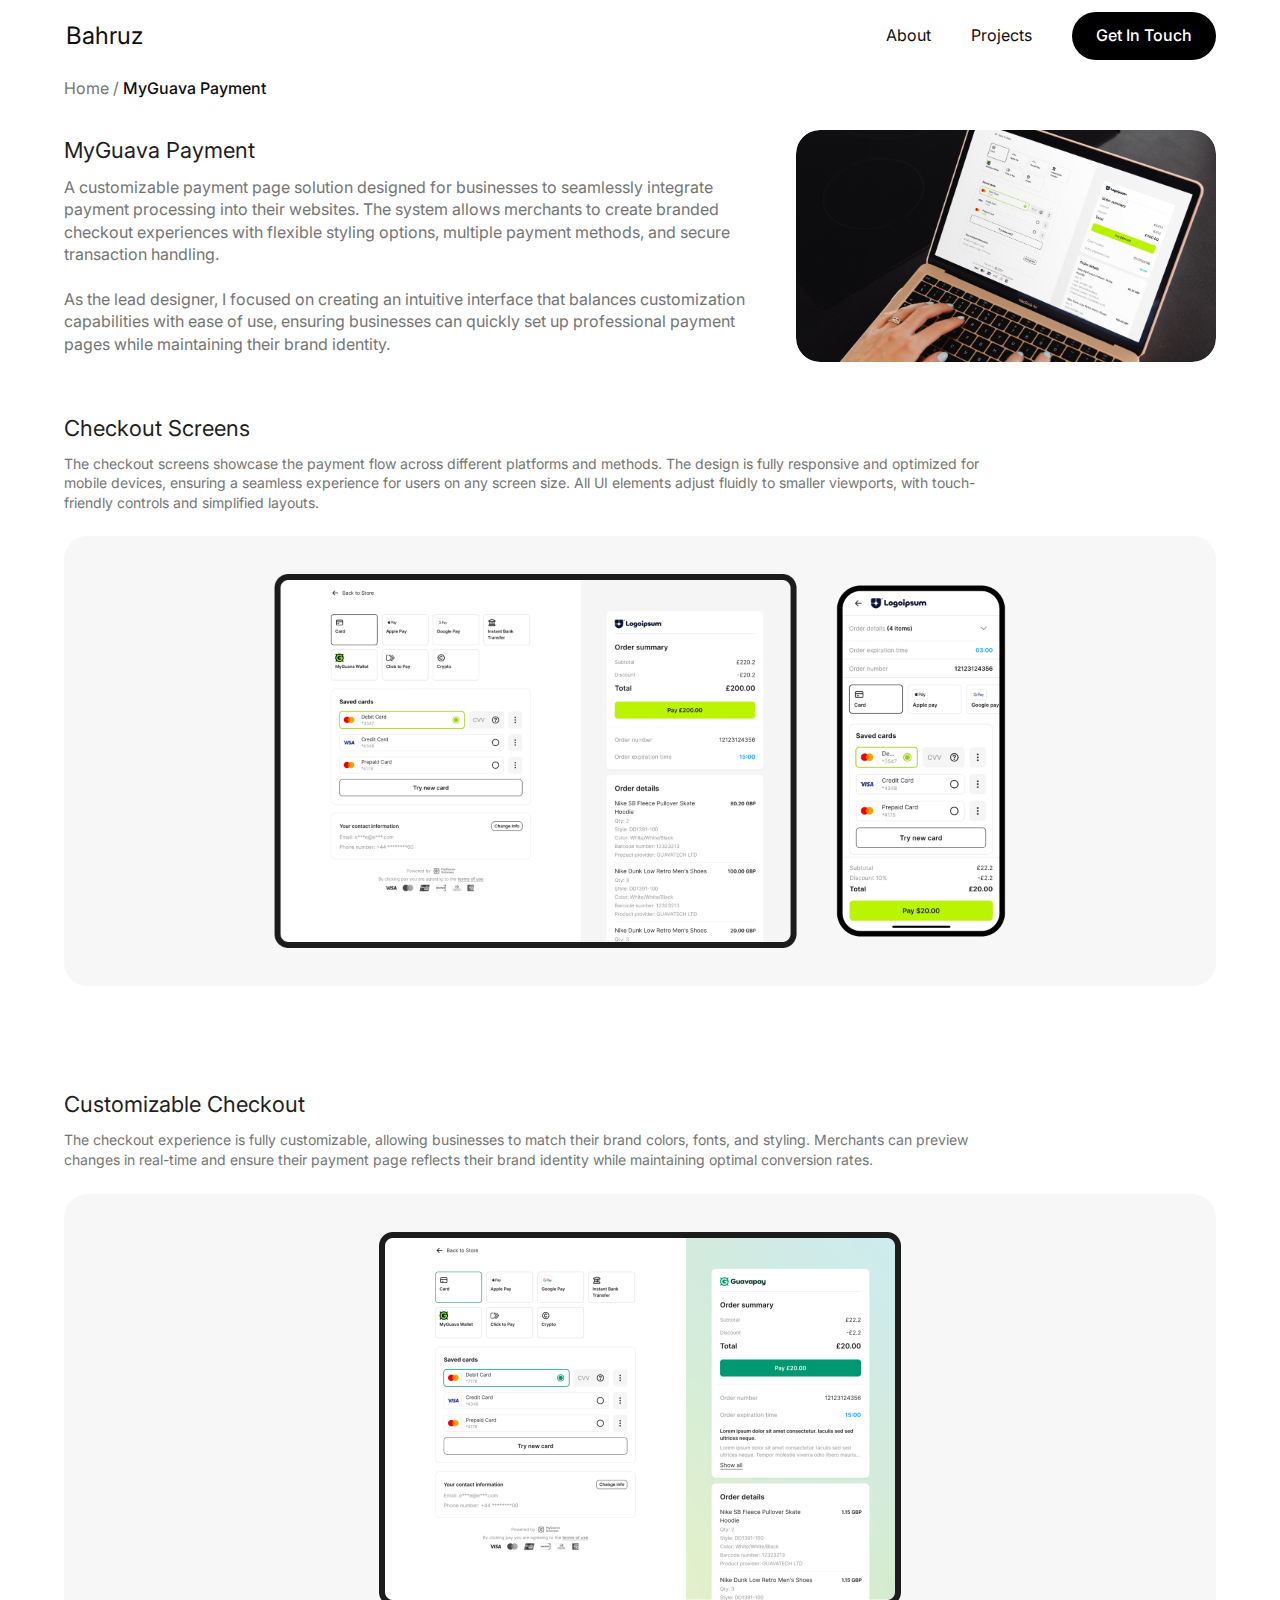
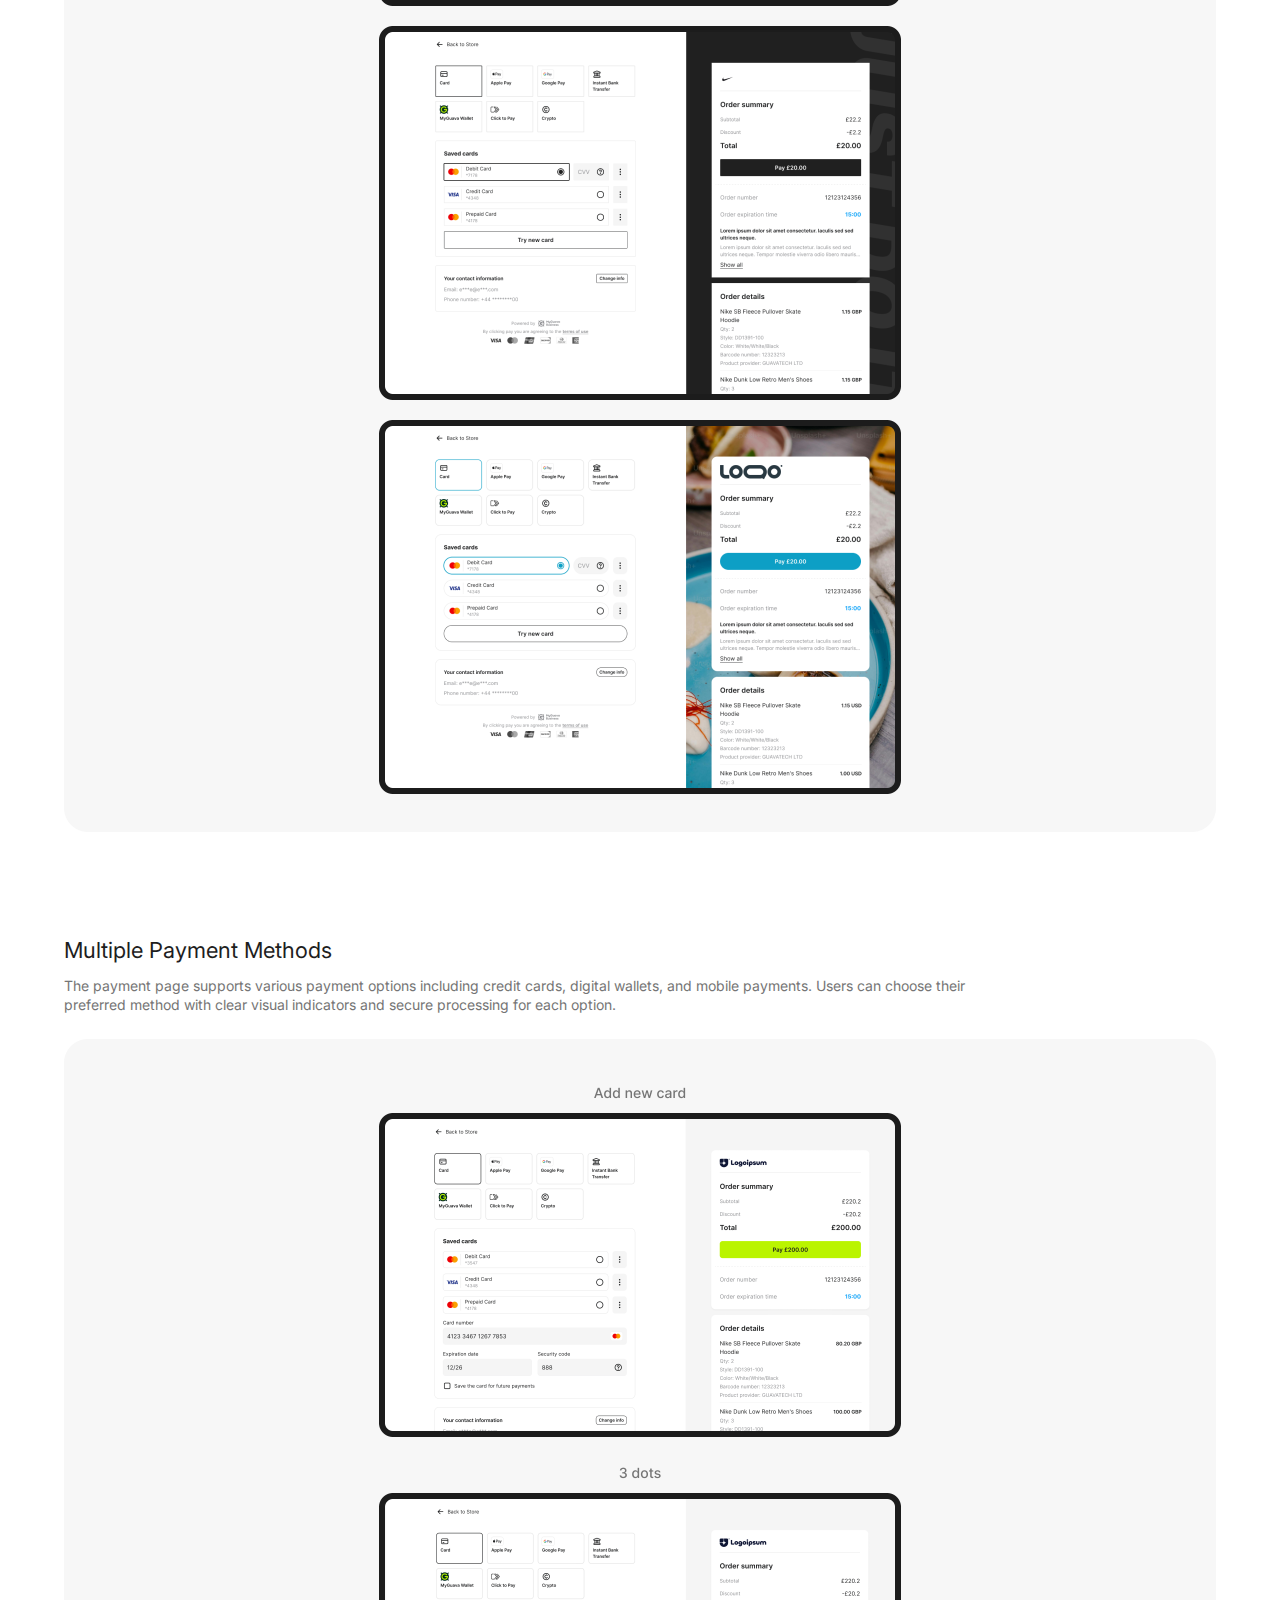
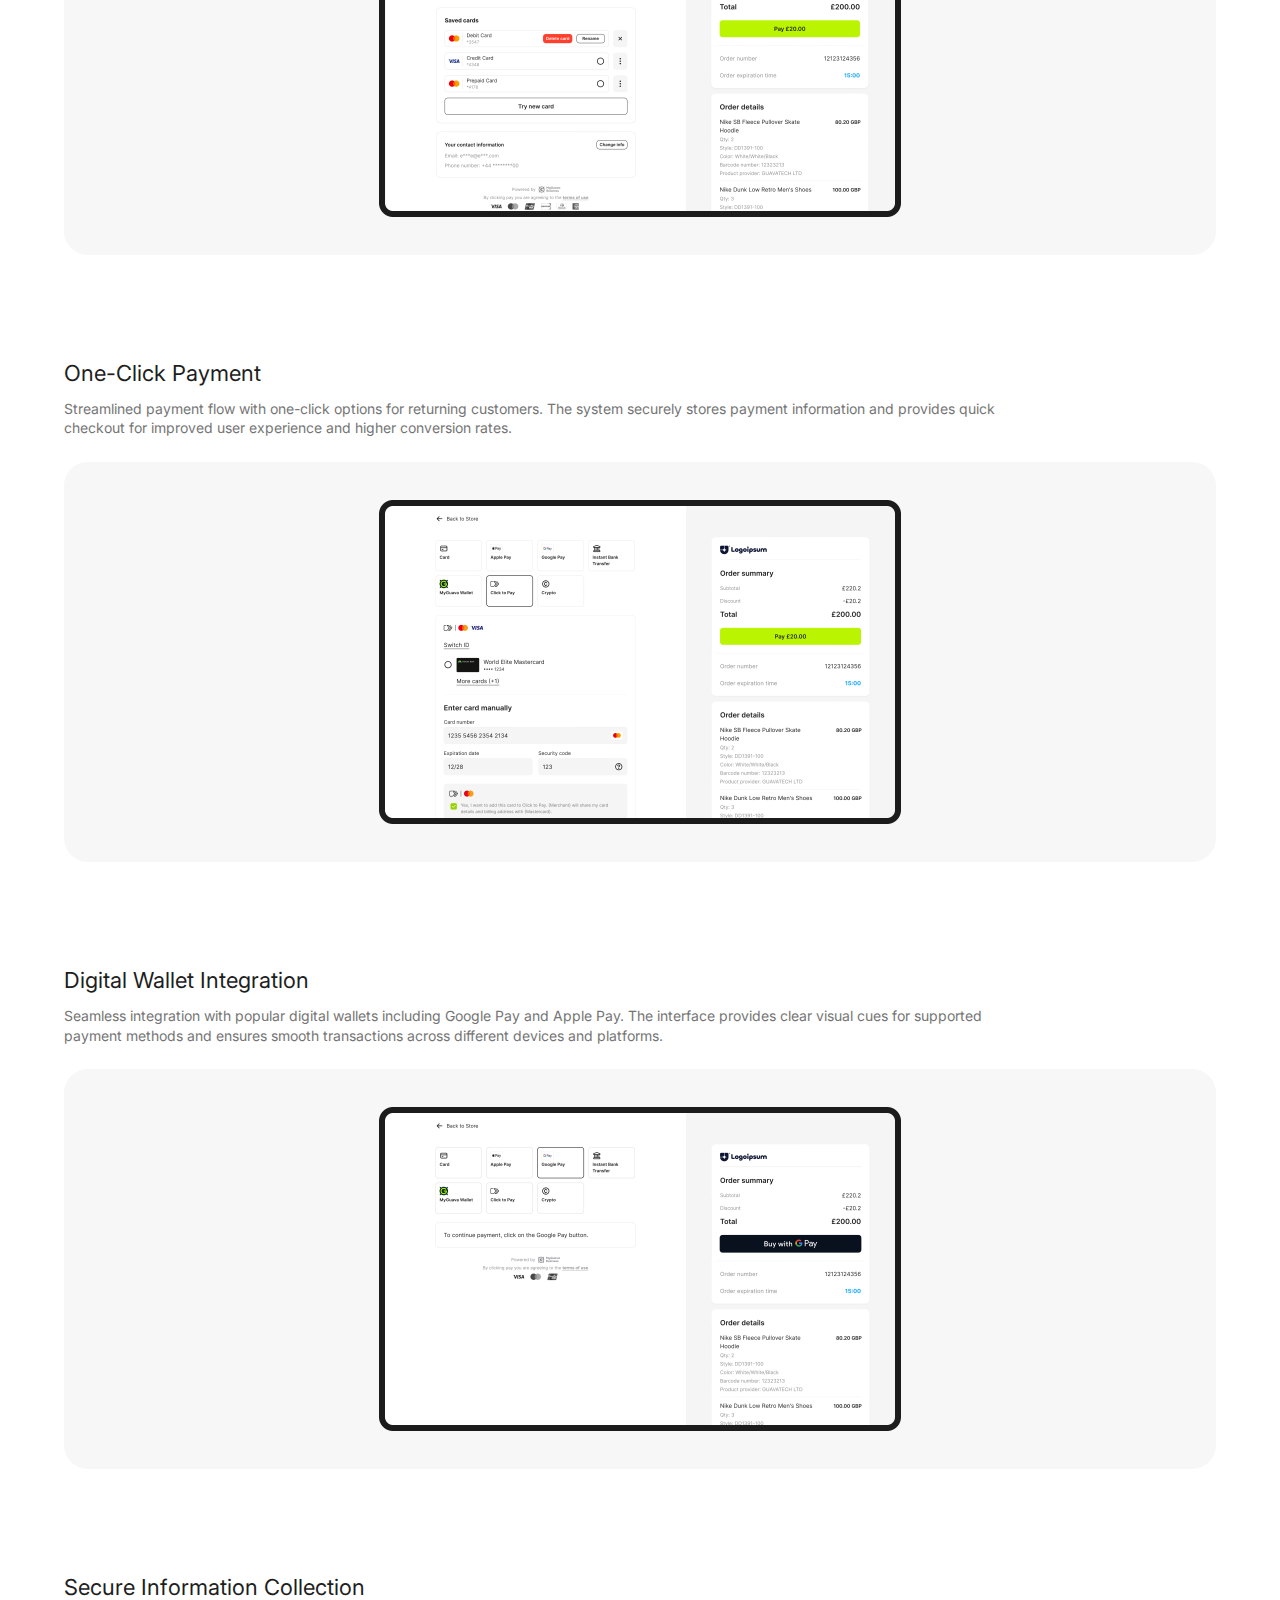
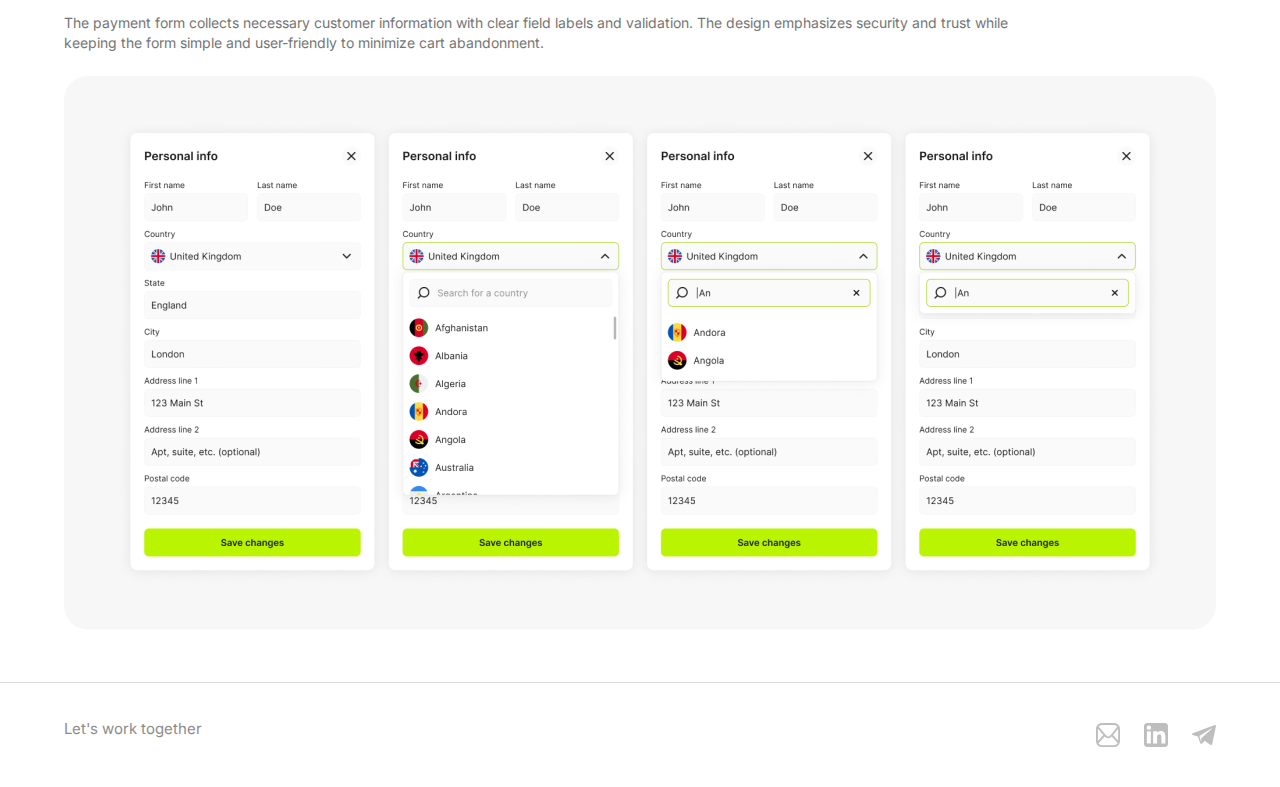
<file: myguava-payment.html>
<!DOCTYPE html>
<html lang="en">

<head>
    <!-- Google tag (gtag.js) -->
    <script async src="https://www.googletagmanager.com/gtag/js?id=G-EGSLKL72KZ"></script>
    <script>
      window.dataLayer = window.dataLayer || [];
      function gtag(){dataLayer.push(arguments);}
      gtag('js', new Date());

      gtag('config', 'G-EGSLKL72KZ');
    </script>
    <meta charset="UTF-8">
    <meta name="viewport" content="width=device-width, initial-scale=1.0">
    <title>MyGuava Payment - Bahruz</title>
    <link rel="icon" type="image/x-icon" href="images/Faicon.ico">
    <link rel="icon" type="image/png" sizes="32x32" href="images/Faicon.png">
    <link rel="icon" type="image/png" sizes="16x16" href="images/Faicon.png">
    <link rel="icon" type="image/svg+xml" href="images/Faicon.svg">
    <link rel="apple-touch-icon" sizes="180x180" href="images/Faicon.png">
    <link rel="apple-touch-icon" sizes="152x152" href="images/Faicon.png">
    <link rel="apple-touch-icon" sizes="144x144" href="images/Faicon.png">
    <link rel="apple-touch-icon" sizes="120x120" href="images/Faicon.png">
    <link rel="apple-touch-icon" sizes="114x114" href="images/Faicon.png">
    <link rel="apple-touch-icon" sizes="76x76" href="images/Faicon.png">
    <link rel="apple-touch-icon" sizes="72x72" href="images/Faicon.png">
    <link rel="apple-touch-icon" sizes="60x60" href="images/Faicon.png">
    <link rel="apple-touch-icon" sizes="57x57" href="images/Faicon.png">
    <link rel="shortcut icon" href="images/Faicon.ico">
    <link rel="alternate icon" href="images/Faicon.ico">
    <link rel="manifest" href="site.webmanifest">
    <link rel="stylesheet" href="styles.css">
    <link rel="stylesheet" href="about.css">
    <link rel="preconnect" href="https://fonts.googleapis.com">
    <link rel="preconnect" href="https://fonts.gstatic.com" crossorigin>
    <link href="https://fonts.googleapis.com/css2?family=Inter:wght@400;500;600&family=Roboto:wght@400&display=swap"
        rel="stylesheet">
    <!-- Social meta -->
    <meta property="og:type" content="website">
    <meta property="og:title" content="MyGuava Payment - Bahruz">
    <meta property="og:description" content="A customizable payment page solution designed for businesses to seamlessly integrate payment processing into their websites with flexible styling options and secure transaction handling.">
    <meta property="og:image" content="https://akhundovb.com/images/og-image.png">
    <meta name="twitter:card" content="summary_large_image">
    <meta name="twitter:title" content="MyGuava Payment - Bahruz">
    <meta name="twitter:description" content="A customizable payment page solution designed for businesses to seamlessly integrate payment processing into their websites with flexible styling options and secure transaction handling.">
    <meta name="twitter:image" content="https://akhundovb.com/images/og-image.png">
    
    <!-- Hotjar Tracking Code -->
    <script>
        (function (c, s, q, u, a, r, e) {
            c.hj=c.hj||function(){(c.hj.q=c.hj.q||[]).push(arguments)};
            c._hjSettings = { hjid: a };
            r = s.getElementsByTagName('head')[0];
            e = s.createElement('script');
            e.async = true;
            e.src = q + c._hjSettings.hjid + u;
            r.appendChild(e);
        })(window, document, 'https://static.hj.contentsquare.net/c/csq-', '.js', 6550275);
    </script>
</head>

<body class="project-page">
    <!-- Header -->
    <header class="header">
        <div class="container">
            <div class="header-content">
                <a href="index.html" class="logo">Bahruz</a>
                
                <!-- Desktop Navigation -->
                <nav class="nav desktop-nav">
                    <a href="about.html" class="nav-link">About</a>
                    <a href="index.html#projects" class="nav-link">Projects</a>
                    <button onclick="openModal()" class="nav-button">Get in Touch</button>
                </nav>

                <!-- Mobile Navigation -->
                <div class="mobile-nav">
                    <button onclick="openModal()" class="nav-button mobile-button">Get in Touch</button>
                    <button class="hamburger" onclick="toggleMobileMenu()">
                        <span></span>
                        <span></span>
                        <span></span>
                    </button>
                </div>

                <!-- Mobile Menu Overlay -->
                <div class="mobile-menu-overlay" id="mobileMenuOverlay">
                    <button class="mobile-close-btn" onclick="toggleMobileMenu()">
                        <img src="images/close-button-figma.svg" alt="Close" width="40" height="40">
                    </button>
                    <nav class="mobile-menu">
                        <a href="about.html" class="mobile-nav-link">About</a>
                        <a href="index.html#projects" class="mobile-nav-link">Projects</a>
                    </nav>
                    <div class="mobile-social-links">
                        <a href="mailto:akhundovb@gmail.com" class="mobile-social-link">
                            <img src="images/email-icon-new.svg" alt="Email" width="24" height="24">
                        </a>
                        <a href="https://www.linkedin.com/in/bahruzakh/" class="mobile-social-link" target="_blank" rel="noopener noreferrer">
                            <img src="images/linkedin-icon-new.svg" alt="LinkedIn" width="24" height="24">
                        </a>
                        <a href="https://t.me/akhundesign" class="mobile-social-link" target="_blank" rel="noopener noreferrer">
                            <img src="images/telegram-icon-new.svg" alt="Telegram" width="24" height="24">
                        </a>
                    </div>
                </div>
            </div>
        </div>
    </header>

    <!-- Breadcrumbs -->
    <section class="breadcrumbs">
        <div class="container">
            <nav class="breadcrumb-nav">
                <a href="index.html" class="breadcrumb-link">Home</a>
                <span class="breadcrumb-separator">/</span>
                <span class="breadcrumb-current">MyGuava Payment</span>
            </nav>
        </div>
    </section>

    <!-- Project Hero Section -->
    <section class="about-hero">
        <div class="container">
            <div class="about-content">
                <div class="about-text">
                    <h2 class="about-title">MyGuava Payment</h2>
                    <p class="about-description">
                        A customizable payment page solution designed for businesses to seamlessly integrate payment
                        processing into their websites. The system allows merchants to create branded checkout
                        experiences with flexible styling options, multiple payment methods, and secure transaction
                        handling.<br><br>

                        As the lead designer, I focused on creating an intuitive interface that balances customization
                        capabilities with ease of use, ensuring businesses can quickly set up professional payment pages
                        while maintaining their brand identity.
                    </p>
                </div>
                <div class="about-image">
                    <img src="images/myguava-payment-hero-figma.png" alt="MyGuava Payment project" class="profile-img">
                </div>
            </div>
        </div>
    </section>

    <!-- Checkout Screens -->
    <section class="ui-detail-section customizable-section">
        <div class="container">
            <h3 class="about-title">Checkout Screens</h3>
            <p class="ui-description">
                The checkout screens showcase the payment flow across different platforms and methods. The design is
                fully responsive and optimized for mobile devices, ensuring a seamless experience for users on any
                screen size. All UI elements adjust fluidly to smaller viewports, with touch-friendly controls and
                simplified layouts.
            </p>
            <div class="ui-images-row">
                <img src="images/checkout-screens.jpg" alt="Customizable checkout interface" class="ui-showcase-img">
            </div>
        </div>
    </section>

    <!-- Customizable Checkout Section -->
    <section class="ui-detail-section customizable-section">
        <div class="container">
            <h3 class="about-title">Customizable Checkout</h3>
            <p class="ui-description">
                The checkout experience is fully customizable, allowing businesses to match their brand colors, fonts,
                and styling. Merchants can preview changes in real-time and ensure their payment page reflects their
                brand identity while maintaining optimal conversion rates.
            </p>
            <div class="ui-images-row">
                <img src="images/myguava-payment-customizable-figma.png" alt="Customizable checkout interface"
                    class="ui-showcase-img">
            </div>
        </div>
    </section>

    <!-- Payment Methods Section -->
    <section class="ui-detail-section customizable-section">
        <div class="container">
            <h3 class="about-title">Multiple Payment Methods</h3>
            <p class="ui-description">
                The payment page supports various payment options including credit cards, digital wallets, and mobile
                payments. Users can choose their preferred method with clear visual indicators and secure processing for
                each option.
            </p>
            <div class="ui-images-row">
                <img src="images/myguava-payment-checkout-methods-figma.png" alt="Payment methods selection"
                    class="ui-showcase-img">
            </div>
        </div>
    </section>

    <!-- Click to Pay Section -->
    <section class="ui-detail-section customizable-section">
        <div class="container">
            <h3 class="about-title">One-Click Payment</h3>
            <p class="ui-description">
                Streamlined payment flow with one-click options for returning customers. The system securely stores
                payment information and provides quick checkout for improved user experience and higher conversion
                rates.
            </p>
            <div class="ui-images-row">
                <img src="images/myguava-payment-click-to-pay-figma.png" alt="One-click payment interface"
                    class="ui-showcase-img">
            </div>
        </div>
    </section>

    <!-- Digital Wallets Section -->
    <section class="ui-detail-section customizable-section">
        <div class="container">
            <h3 class="about-title">Digital Wallet Integration</h3>
            <p class="ui-description">
                Seamless integration with popular digital wallets including Google Pay and Apple Pay. The interface
                provides clear visual cues for supported payment methods and ensures smooth transactions across
                different devices and platforms.
            </p>
            <div class="ui-images-row">
                <img src="images/myguava-payment-google-apple-pay-figma.png" alt="Digital wallet integration"
                    class="ui-showcase-img">
            </div>
        </div>
    </section>

    <!-- Personal Information Section -->
    <section class="ui-detail-section customizable-section">
        <div class="container">
            <h3 class="about-title">Secure Information Collection</h3>
            <p class="ui-description">
                The payment form collects necessary customer information with clear field labels and validation. The
                design emphasizes security and trust while keeping the form simple and user-friendly to minimize cart
                abandonment.
            </p>
            <div class="ui-images-row">
                <img src="images/myguava-payment-personal-info-updated.png" alt="Personal information form"
                    class="ui-showcase-img">
            </div>
        </div>
    </section>

    <!-- Footer -->
    <footer class="footer">
        <div class="footer-content">
            <h3 class="footer-title">Let's work together</h3>
            <div class="footer-social">
                <a href="mailto:akhundovb@gmail.com" class="social-icon" title="Email">
                    <img src="images/social-icon-1.svg" alt="Email" width="24" height="24">
                </a>
                <a href="https://www.linkedin.com/in/bahruzakh/" class="social-icon" title="LinkedIn" target="_blank"
                    rel="noopener noreferrer">
                    <img src="images/social-icon-2.svg" alt="LinkedIn" width="24" height="24">
                </a>
                <a href="https://t.me/akhundesign" class="social-icon" title="Telegram" target="_blank"
                    rel="noopener noreferrer">
                    <img src="images/social-icon-3.svg" alt="Telegram" width="24" height="24">
                </a>
            </div>
        </div>
    </footer>

    <!-- Contact Modal -->
    <div id="contactModal" class="modal">
        <div class="modal-content">
            <div class="modal-header">
                <h3 class="modal-title">Let's connect!</h3>
                <button class="modal-close" onclick="closeModal()"><img src="images/close-button-figma.svg" alt="Close" width="40" height="40"></button>
            </div>
            <div class="modal-body">
                <p class="modal-description">Choose how you'd like to get in touch:</p>
                <div class="contact-buttons">
                    <a href="mailto:akhundovb@gmail.com" class="contact-button email">
                        <span>Email</span>
                        <svg class="external-icon" width="16" height="16" viewBox="0 0 24 24" fill="none"
                            xmlns="http://www.w3.org/2000/svg">
                            <path
                                d="M18 13V19C18 19.5523 17.5523 20 17 20H5C4.44772 20 4 19.5523 4 19V7C4 6.44772 4.44772 6 5 6H11"
                                stroke="currentColor" stroke-width="2" stroke-linecap="round" stroke-linejoin="round" />
                            <path d="M15 3H21V9" stroke="currentColor" stroke-width="2" stroke-linecap="round"
                                stroke-linejoin="round" />
                            <path d="M10 14L21 3" stroke="currentColor" stroke-width="2" stroke-linecap="round"
                                stroke-linejoin="round" />
                        </svg>
                    </a>
                    <a href="https://t.me/akhundesign" class="contact-button telegram" target="_blank"
                        rel="noopener noreferrer">
                        <span>Telegram</span>
                        <svg class="external-icon" width="16" height="16" viewBox="0 0 24 24" fill="none"
                            xmlns="http://www.w3.org/2000/svg">
                            <path
                                d="M18 13V19C18 19.5523 17.5523 20 17 20H5C4.44772 20 4 19.5523 4 19V7C4 6.44772 4.44772 6 5 6H11"
                                stroke="currentColor" stroke-width="2" stroke-linecap="round" stroke-linejoin="round" />
                            <path d="M15 3H21V9" stroke="currentColor" stroke-width="2" stroke-linecap="round"
                                stroke-linejoin="round" />
                            <path d="M10 14L21 3" stroke="currentColor" stroke-width="2" stroke-linecap="round"
                                stroke-linejoin="round" />
                        </svg>
                    </a>
                    <a href="https://www.linkedin.com/in/bahruzakh/" class="contact-button linkedin" target="_blank"
                        rel="noopener noreferrer">
                        <span>LinkedIn</span>
                        <svg class="external-icon" width="16" height="16" viewBox="0 0 24 24" fill="none"
                            xmlns="http://www.w3.org/2000/svg">
                            <path
                                d="M18 13V19C18 19.5523 17.5523 20 17 20H5C4.44772 20 4 19.5523 4 19V7C4 6.44772 4.44772 6 5 6H11"
                                stroke="currentColor" stroke-width="2" stroke-linecap="round" stroke-linejoin="round" />
                            <path d="M15 3H21V9" stroke="currentColor" stroke-width="2" stroke-linecap="round"
                                stroke-linejoin="round" />
                            <path d="M10 14L21 3" stroke="currentColor" stroke-width="2" stroke-linecap="round"
                                stroke-linejoin="round" />
                        </svg>
                    </a>
                </div>
            </div>
        </div>
    </div>

    <!-- Photo Viewer -->
    <div class="photo-viewer" id="photoViewer">
        <div class="photo-viewer-content">
            <img class="photo-viewer-img" id="photoViewerImg" alt="Full size image">
            <!-- Mobile Zoom Button -->
            <button class="mobile-zoom-button modal-icon" id="mobileZoomButton" onclick="toggleMobileZoom(); event.stopPropagation();">
                <svg viewBox="0 0 24 24" fill="none" xmlns="http://www.w3.org/2000/svg">
                    <path d="M21 21L16.514 16.506L21 21ZM19 10.5C19 15.194 15.194 19 10.5 19C5.806 19 2 15.194 2 10.5C2 5.806 5.806 2 10.5 2C15.194 2 19 5.806 19 10.5Z" stroke="currentColor" stroke-width="2" stroke-linecap="round" stroke-linejoin="round"/>
                    <path d="M10.5 7V14M7 10.5H14" stroke="currentColor" stroke-width="2" stroke-linecap="round" stroke-linejoin="round"/>
                </svg>
            </button>
            
            <button class="photo-viewer-close modal-icon" onclick="closePhotoViewer(); event.stopPropagation();">
                <img src="images/close-button-figma.svg" alt="Close" width="40" height="40">
            </button>
            
            <!-- Navigation Arrows -->
            <button class="photo-nav-btn photo-nav-prev" onclick="previousPhoto()">
                <svg width="24" height="24" viewBox="0 0 24 24" fill="none" stroke="currentColor" stroke-width="2">
                    <polyline points="15,18 9,12 15,6"></polyline>
                </svg>
            </button>
            <button class="photo-nav-btn photo-nav-next" onclick="nextPhoto()">
                <svg width="24" height="24" viewBox="0 0 24 24" fill="none" stroke="currentColor" stroke-width="2">
                    <polyline points="9,18 15,12 9,6"></polyline>
                </svg>
            </button>
            
            <!-- Simple Zoom Slider -->
            <div class="simple-zoom-controls">
                <div class="zoom-percentage" id="zoomPercentage">100%</div>
                <input type="range" class="simple-zoom-slider" id="simpleZoomSlider" min="25" max="300" value="100" oninput="updateSimpleZoom(this.value)">
            </div>
            
        </div>
    </div>

    <script src="script.js"></script>
    <script>
        // Mobile Menu Functionality
        function toggleMobileMenu() {
            const overlay = document.getElementById('mobileMenuOverlay');
            const hamburger = document.querySelector('.hamburger');
            const mobileNav = document.querySelector('.mobile-nav');
            const body = document.body;
            const html = document.documentElement;
            
            overlay.classList.toggle('active');
            hamburger.classList.toggle('active');
            body.classList.toggle('mobile-menu-open');
            html.classList.toggle('mobile-menu-open');
            
            // Hide mobile nav when menu is open
            if (overlay.classList.contains('active')) {
                mobileNav.style.display = 'none';
                // Prevent scrolling
                body.style.overflow = 'hidden';
                html.style.overflow = 'hidden';
            } else {
                mobileNav.style.display = 'flex';
                // Restore scrolling
                body.style.overflow = '';
                html.style.overflow = '';
            }
        }

        // Close mobile menu when clicking on overlay
        document.addEventListener('DOMContentLoaded', function() {
            const overlay = document.getElementById('mobileMenuOverlay');
            if (overlay) {
                overlay.addEventListener('click', function(e) {
                    if (e.target === this) {
                        toggleMobileMenu();
                    }
                });

                // Handle mobile menu navigation links
                document.querySelectorAll('.mobile-nav-link').forEach(link => {
                    link.addEventListener('click', function(e) {
                        const href = this.getAttribute('href');
                        
                        if (href.startsWith('#')) {
                            // For anchor links, close menu first, then navigate
                            e.preventDefault();
            e.stopPropagation(); // Prevent modal close
                            
                            // Close the mobile menu using the toggle function
                            toggleMobileMenu();
                            
                            // Wait for menu to close, then scroll to target
                            setTimeout(() => {
                                const target = document.querySelector(href);
                                if (target) {
                                    // Ensure the target is visible and scroll to it
                                    target.scrollIntoView({
                                        behavior: 'smooth',
                                        block: 'start',
                                        inline: 'nearest'
                                    });
                                    
                                    // Fallback: if smooth scroll doesn't work, try direct scroll
                                    setTimeout(() => {
                                        if (window.pageYOffset === 0) {
                                            window.scrollTo({
                                                top: target.offsetTop - 100,
                                                behavior: 'smooth'
                                            });
                                        }
                                    }, 100);
                                }
                            }, 600);
                        } else {
                            // For external links, close menu immediately
                            toggleMobileMenu();
                        }
                    });
                });
            }
        });

        // Photo Viewer functionality
        
        // Photo navigation
        let currentPhotoIndex = 0;
        let availablePhotos = [];
        let isTransitioning = false;
        
        // Desktop zoom functionality
        let isZoomed = false;
        const zoomScale = 1.2; // 1.2x zoom
        
        // Mobile zoom functionality
        let currentZoom = 1;
        let isDragging = false;
        let startX = 0;
        let startY = 0;
        let translateX = 0;
        let translateY = 0;

        function openPhotoViewer(imgSrc) {
            const viewer = document.getElementById('photoViewer');
            const img = document.getElementById('photoViewerImg');
            
            if (!viewer || !img) {
                console.error('Photo viewer elements not found');
                return;
            }
            
            // Complete state reset before opening
            resetPhotoViewerState();
            
            // Populate available photos array
            populateAvailablePhotos();
            
            // Find current photo index
            currentPhotoIndex = availablePhotos.findIndex(photo => photo.src === imgSrc);
            if (currentPhotoIndex === -1) {
                console.warn('Image not found in gallery, using first image');
                currentPhotoIndex = 0;
            }
            
            // Set image source and show modal
            img.src = imgSrc;
            img.alt = 'Full size image';
            
            // Show modal with proper state
            viewer.classList.add('active');
            document.body.style.overflow = 'hidden';
            
            // Ensure image loads properly
            img.onload = function() {
                console.log('Image loaded successfully:', imgSrc);
            };
            
            img.onerror = function() {
                console.error('Failed to load image:', imgSrc);
            };
        }
        
        function resetPhotoViewerState() {
            const viewer = document.getElementById('photoViewer');
            const img = document.getElementById('photoViewerImg');
            
            if (!viewer || !img) return;
            
            // Stop any ongoing zoom animation
            stopZoomAnimation();
            
            // Reset all zoom and transform states
            isZoomed = false;
            currentZoom = 1;
            targetZoom = 1;
            translateX = 0;
            translateY = 0;
            isTransitioning = false;
            
            // Reset image styles
            img.style.transform = 'scale(1)';
            img.style.cursor = 'zoom-in';
            img.style.transition = 'transform 0.3s ease';
            img.classList.remove('zoomed');
            
            // Reset viewer classes
            viewer.classList.remove('zoomed');
            
            // Reset slider
            const slider = document.getElementById('simpleZoomSlider');
            if (slider) {
                slider.value = 100;
            }
            
            // Reset zoom display
            updateZoomDisplay();
        }

        function closePhotoViewer() {
            const viewer = document.getElementById('photoViewer');
            if (!viewer) return;
            
            // Complete state reset
            resetPhotoViewerState();
            
            // Hide modal and reset body overflow
            viewer.classList.remove('active');
            document.body.style.overflow = '';
            
            console.log('Photo viewer closed and state reset');
        }

        function toggleZoom() {
            // Only work on desktop (screen width > 768px)
            if (window.innerWidth <= 768) return;
            
            const img = document.getElementById('photoViewerImg');
            const viewer = document.getElementById('photoViewer');
            if (!img || !viewer) return;
            
            isZoomed = !isZoomed;
            
            if (isZoomed) {
                // Zoom in - simple 1.2x scale from center
                img.style.transform = `scale(${zoomScale})`;
                img.style.cursor = 'zoom-out';
                img.classList.add('zoomed');
                viewer.classList.add('zoomed');
            } else {
                // Zoom out - reset to normal
                img.style.transform = 'scale(1)';
                img.style.cursor = 'zoom-in';
                img.classList.remove('zoomed');
                viewer.classList.remove('zoomed');
            }
        }





        // Mobile zoom button functionality - Dribbble style
        let isMobileZoomed = false;
        const mobileZoomScale = 2.0;

        function isMobileDevice() {
            return window.innerWidth <= 768;
        }

        function toggleMobileZoom() {
            if (!isMobileDevice()) return;
            
            const img = document.getElementById('photoViewerImg');
            const zoomButton = document.getElementById('mobileZoomButton');
            
            if (!img || !zoomButton) return;
            
            if (isMobileZoomed) {
                // Zoom out
                resetMobileZoom();
            } else {
                // Zoom in
                applyMobileZoom();
            }
        }

        function applyMobileZoom() {
            const img = document.getElementById('photoViewerImg');
            const zoomButton = document.getElementById('mobileZoomButton');
            
            if (!img || !zoomButton) return;
            
            isMobileZoomed = true;
            currentZoom = mobileZoomScale;
            
            // Update button state
            zoomButton.classList.add('zoomed');
            
            // Smooth zoom transition
            img.style.transition = 'transform 0.3s ease';
            img.style.transform = `translate3d(${translateX}px, ${translateY}px, 0) scale(${currentZoom})`;
            img.style.cursor = 'grab';
            
            // Enable panning
            enableMobilePanning();
        }

        function resetMobileZoom() {
            const img = document.getElementById('photoViewerImg');
            const zoomButton = document.getElementById('mobileZoomButton');
            
            if (!img || !zoomButton) return;
            
            isMobileZoomed = false;
            currentZoom = 1;
            translateX = 0;
            translateY = 0;
            
            // Update button state
            zoomButton.classList.remove('zoomed');
            
            // Smooth zoom out transition with recentering
            img.style.transition = 'transform 0.3s ease';
            img.style.transform = 'scale(1)';
            img.style.cursor = 'zoom-in';
            
            // Disable panning
            disableMobilePanning();
        }

        function enableMobilePanning() {
            const img = document.getElementById('photoViewerImg');
            if (!img) return;
            
            img.addEventListener('touchstart', handleMobileTouchStart, { passive: false });
            img.addEventListener('touchmove', handleMobileTouchMove, { passive: false });
            img.addEventListener('touchend', handleMobileTouchEnd, { passive: false });
        }

        function disableMobilePanning() {
            const img = document.getElementById('photoViewerImg');
            if (!img) return;
            
            img.removeEventListener('touchstart', handleMobileTouchStart);
            img.removeEventListener('touchmove', handleMobileTouchMove);
            img.removeEventListener('touchend', handleMobileTouchEnd);
        }

        let mobileTouchStartX = 0;
        let mobileTouchStartY = 0;
        let mobileLastTouchX = 0;
        let mobileLastTouchY = 0;
        let mobileIsPanning = false;

        function handleMobileTouchStart(e) {
            if (!isMobileZoomed) return;
            
            e.preventDefault();
            const touch = e.touches[0];
            mobileTouchStartX = touch.clientX;
            mobileTouchStartY = touch.clientY;
            mobileLastTouchX = touch.clientX;
            mobileLastTouchY = touch.clientY;
            mobileIsPanning = true;
            
            // Disable transition during panning
            const img = document.getElementById('photoViewerImg');
            if (img) {
                img.style.transition = 'none';
            }
        }

        function handleMobileTouchMove(e) {
            if (!isMobileZoomed || !mobileIsPanning) return;
            
            e.preventDefault();
            const touch = e.touches[0];
            const deltaX = touch.clientX - mobileLastTouchX;
            const deltaY = touch.clientY - mobileLastTouchY;
            
            translateX += deltaX;
            translateY += deltaY;
            
            // Constrain panning to keep image in bounds
            constrainMobilePanning();
            
            const img = document.getElementById('photoViewerImg');
            if (img) {
                img.style.transform = `translate3d(${translateX}px, ${translateY}px, 0) scale(${currentZoom})`;
            }
            
            mobileLastTouchX = touch.clientX;
            mobileLastTouchY = touch.clientY;
        }

        function handleMobileTouchEnd(e) {
            if (!isMobileZoomed) return;
            
            mobileIsPanning = false;
            
            // Re-enable transition
            const img = document.getElementById('photoViewerImg');
            if (img) {
                img.style.transition = 'transform 0.3s ease';
            }
        }

        function constrainMobilePanning() {
            const img = document.getElementById('photoViewerImg');
            if (!img) return;
            
            const viewer = document.getElementById('photoViewer');
            if (!viewer) return;
            
            const viewerRect = viewer.getBoundingClientRect();
            const imgRect = img.getBoundingClientRect();
            
            const scaledWidth = imgRect.width * currentZoom;
            const scaledHeight = imgRect.height * currentZoom;
            
            const maxTranslateX = Math.max(0, (scaledWidth - viewerRect.width) / 2);
            const maxTranslateY = Math.max(0, (scaledHeight - viewerRect.height) / 2);
            
            translateX = Math.max(-maxTranslateX, Math.min(maxTranslateX, translateX));
            translateY = Math.max(-maxTranslateY, Math.min(maxTranslateY, translateY));
        }

        function updateImageTransform() {
            const img = document.getElementById('photoViewerImg');
            if (img) {
                // Disable transition during dragging for smooth panning
                if (isDragging) {
                    img.style.transition = 'none';
                } else {
                    // Use a very short transition for smooth scaling
                    img.style.transition = 'transform 0.1s cubic-bezier(0.4, 0, 0.2, 1)';
                }
                
                // Use transform3d for hardware acceleration
                img.style.transform = `translate3d(${translateX}px, ${translateY}px, 0) scale(${currentZoom})`;
            }
        }

        function updateZoomDisplay() {
            const indicator = document.getElementById('zoomPercentage');
            if (indicator) {
                indicator.textContent = Math.round(currentZoom * 100) + '%';
            }
        }

        function constrainPan() {
            const img = document.getElementById('photoViewerImg');
            const viewer = document.getElementById('photoViewer');
            if (!img || !viewer) return;

            const imgRect = img.getBoundingClientRect();
            const viewerRect = viewer.getBoundingClientRect();
            
            const maxTranslateX = Math.max(0, (imgRect.width * currentZoom - viewerRect.width) / 2);
            const maxTranslateY = Math.max(0, (imgRect.height * currentZoom - viewerRect.height) / 2);
            
            translateX = Math.max(-maxTranslateX, Math.min(maxTranslateX, translateX));
            translateY = Math.max(-maxTranslateY, Math.min(maxTranslateY, translateY));
            
            updateImageTransform();
        }

        function startDrag(e) {
            if (currentZoom <= 1) return;
            isDragging = true;
            startX = e.clientX - translateX;
            startY = e.clientY - translateY;
            const img = document.getElementById('photoViewerImg');
            if (img) {
                img.style.cursor = 'grabbing';
            }
        }

        function handleTouchStart(e) {
            const img = document.getElementById('photoViewerImg');
            if (!img) return;
            
            if (e.touches.length === 1) {
                // Single touch - panning
                if (currentZoom <= 1) return;
                
                isDragging = true;
                const touch = e.touches[0];
                startX = touch.clientX - translateX;
                startY = touch.clientY - translateY;
                
                e.preventDefault();
            e.stopPropagation(); // Prevent modal close
            } else if (e.touches.length === 2) {
                // Two touches - pinch to zoom
                const touch1 = e.touches[0];
                const touch2 = e.touches[1];
                const distance = Math.sqrt(
                    Math.pow(touch2.clientX - touch1.clientX, 2) + 
                    Math.pow(touch2.clientY - touch1.clientY, 2)
                );
                
                // Store initial values for pinch zoom
                img.dataset.initialDistance = distance;
                img.dataset.initialZoom = currentZoom;
                
                e.preventDefault();
            e.stopPropagation(); // Prevent modal close
            }
        }

        function drag(e) {
            if (!isDragging || currentZoom <= 1) return;
            e.preventDefault();
            e.stopPropagation(); // Prevent modal close
            translateX = e.clientX - startX;
            translateY = e.clientY - startY;
            constrainPan();
        }

        function handleTouchMove(e) {
            const img = document.getElementById('photoViewerImg');
            if (!img) return;
            
            if (e.touches.length === 1 && isDragging) {
                // Single touch - panning
                const touch = e.touches[0];
                translateX = touch.clientX - startX;
                translateY = touch.clientY - startY;
                constrainPan();
                e.preventDefault();
            e.stopPropagation(); // Prevent modal close
            } else if (e.touches.length === 2) {
                // Two touches - pinch to zoom
                const touch1 = e.touches[0];
                const touch2 = e.touches[1];
                const currentDistance = Math.sqrt(
                    Math.pow(touch2.clientX - touch1.clientX, 2) + 
                    Math.pow(touch2.clientY - touch1.clientY, 2)
                );
                
                const initialDistance = parseFloat(img.dataset.initialDistance);
                const initialZoom = parseFloat(img.dataset.initialZoom);
                
                if (initialDistance > 0) {
                    const scale = currentDistance / initialDistance;
                    const newZoom = Math.max(0.25, Math.min(3, initialZoom * scale));
                    
                    // Only update if zoom changed significantly to improve performance
                    if (Math.abs(newZoom - currentZoom) > 0.01) {
                        currentZoom = newZoom;
                        
                        // Use requestAnimationFrame for smooth updates
                        requestAnimationFrame(() => {
                            updateImageTransform();
                            updateZoomDisplay();
                            
                            // Update slider
                            const slider = document.getElementById('simpleZoomSlider');
                            if (slider) {
                                slider.value = currentZoom * 100;
                            }
                        });
                    }
                }
                
                e.preventDefault();
            e.stopPropagation(); // Prevent modal close
            }
        }

        function endDrag() {
            isDragging = false;
            const img = document.getElementById('photoViewerImg');
            if (img) {
                img.style.cursor = 'grab';
            }
        }

        function populateAvailablePhotos() {
            const clickableImages = document.querySelectorAll('.project-page .system-img, .project-page .profile-img, .project-page .ui-showcase-img, .project-page .restaurant-img');
            availablePhotos = Array.from(clickableImages).map(img => ({
                src: img.src,
                alt: img.alt || 'Project image'
            }));
        }

        function nextPhoto() {
            if (isTransitioning || availablePhotos.length === 0) return;
            
            currentPhotoIndex = (currentPhotoIndex + 1) % availablePhotos.length;
            loadPhoto(availablePhotos[currentPhotoIndex].src);
        }

        function previousPhoto() {
            if (isTransitioning || availablePhotos.length === 0) return;
            
            currentPhotoIndex = (currentPhotoIndex - 1 + availablePhotos.length) % availablePhotos.length;
            loadPhoto(availablePhotos[currentPhotoIndex].src);
        }

        function loadPhoto(src) {
            if (isTransitioning) return;
            
            isTransitioning = true;
            const img = document.getElementById('photoViewerImg');
            const viewer = document.getElementById('photoViewer');
            
            // Reset zoom state when switching photos
            isZoomed = false;
            currentZoom = 1;
            translateX = 0;
            translateY = 0;
            
            // Reset slider
            const slider = document.getElementById('simpleZoomSlider');
            if (slider) {
                slider.value = 100;
            }
            
            // Reset zoom display
            updateZoomDisplay();
            
            // Reset image transform and classes
            img.style.transform = 'scale(1)';
            img.style.cursor = 'zoom-in';
            img.classList.remove('zoomed');
            
            if (viewer) {
                viewer.classList.remove('zoomed');
            }
            
            // Add fade effect
            img.style.transition = 'opacity 0.3s ease';
            img.style.opacity = '0';
            
            setTimeout(() => {
                img.src = src;
                img.style.opacity = '1';
                
                setTimeout(() => {
                    img.style.transition = '';
                    isTransitioning = false;
                }, 300);
            }, 150);
        }






        // Close viewer when clicking outside image
        document.addEventListener('DOMContentLoaded', function() {
            const photoViewer = document.getElementById('photoViewer');
            if (photoViewer) {
                photoViewer.addEventListener('click', function(e) {
                    if (e.target === this) {
                        closePhotoViewer();
                    }
                });
            }
        });

        // Close viewer with Escape key
        document.addEventListener('keydown', function(e) {
            if (e.key === 'Escape') {
                closePhotoViewer();
            }
        });

        // Add click handlers to all images (excluding icons)
        document.addEventListener('DOMContentLoaded', function() {
            const images = document.querySelectorAll('.project-page img');
            images.forEach(img => {
                // Skip icons and small images
                if (img.width <= 48 || img.height <= 48 || 
                    img.src.includes('icon') || 
                    img.closest('.mobile-social-links') ||
                    img.closest('.social-links') ||
                    img.closest('.mobile-close-btn') ||
                    img.closest('.hamburger')) {
                    return;
                }
                
                img.addEventListener('click', function() {
                    openPhotoViewer(this.src);
                });
                
            });
        });

        // Add photo viewer image click handler for zoom toggle
        document.addEventListener('DOMContentLoaded', function() {
            const photoViewerImg = document.getElementById('photoViewerImg');
            
            if (photoViewerImg) {
                // Desktop zoom toggle on click
                photoViewerImg.addEventListener('click', function(e) {
                    e.stopPropagation(); // Prevent modal close
                    toggleZoom();
                });
                
                // Add mobile zoom and pan functionality
                photoViewerImg.addEventListener('mousedown', startDrag);
                photoViewerImg.addEventListener('touchstart', handleTouchStart, { passive: false });
                photoViewerImg.addEventListener('touchmove', handleTouchMove, { passive: false });
                photoViewerImg.addEventListener('touchend', endDrag);
                
            }
            
            // Add document-level mouse events for dragging
            document.addEventListener('mousemove', drag);
            document.addEventListener('mouseup', endDrag);
        });
    </script>
</body>

</html>
</file>
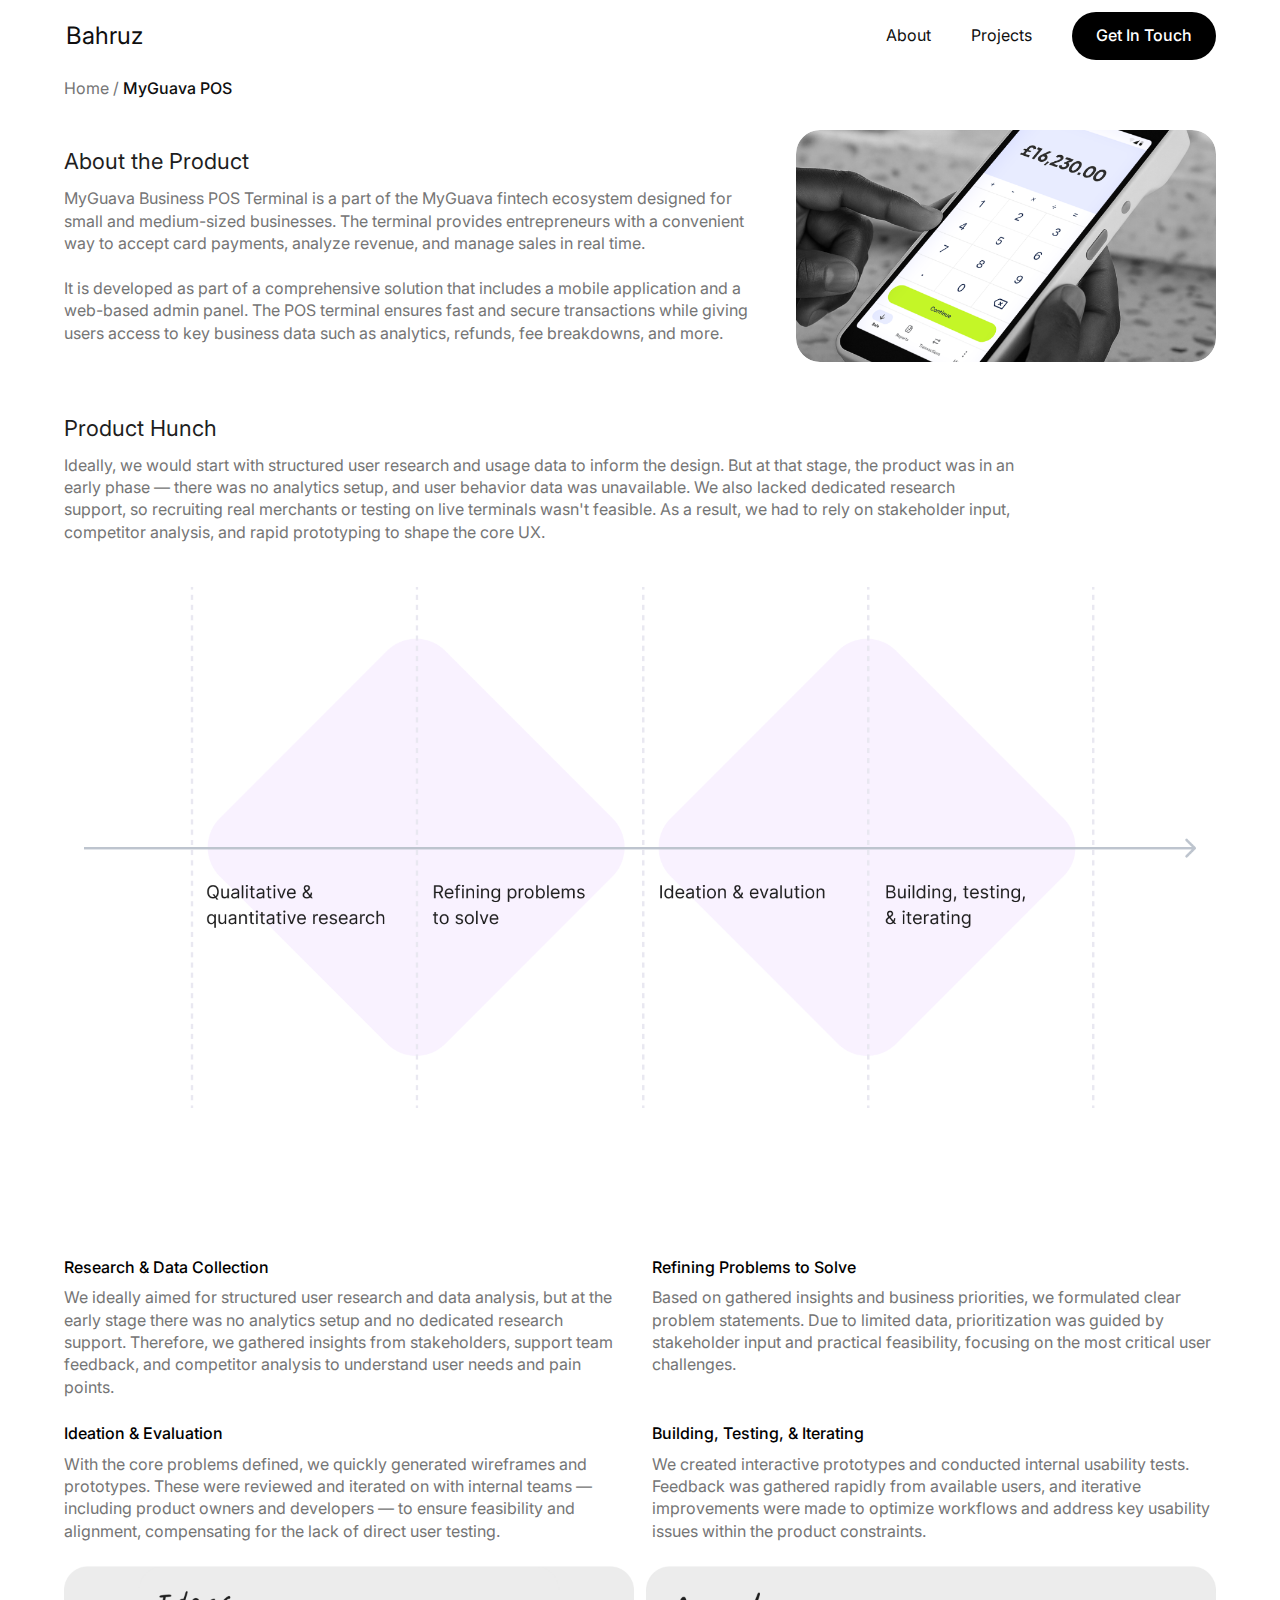
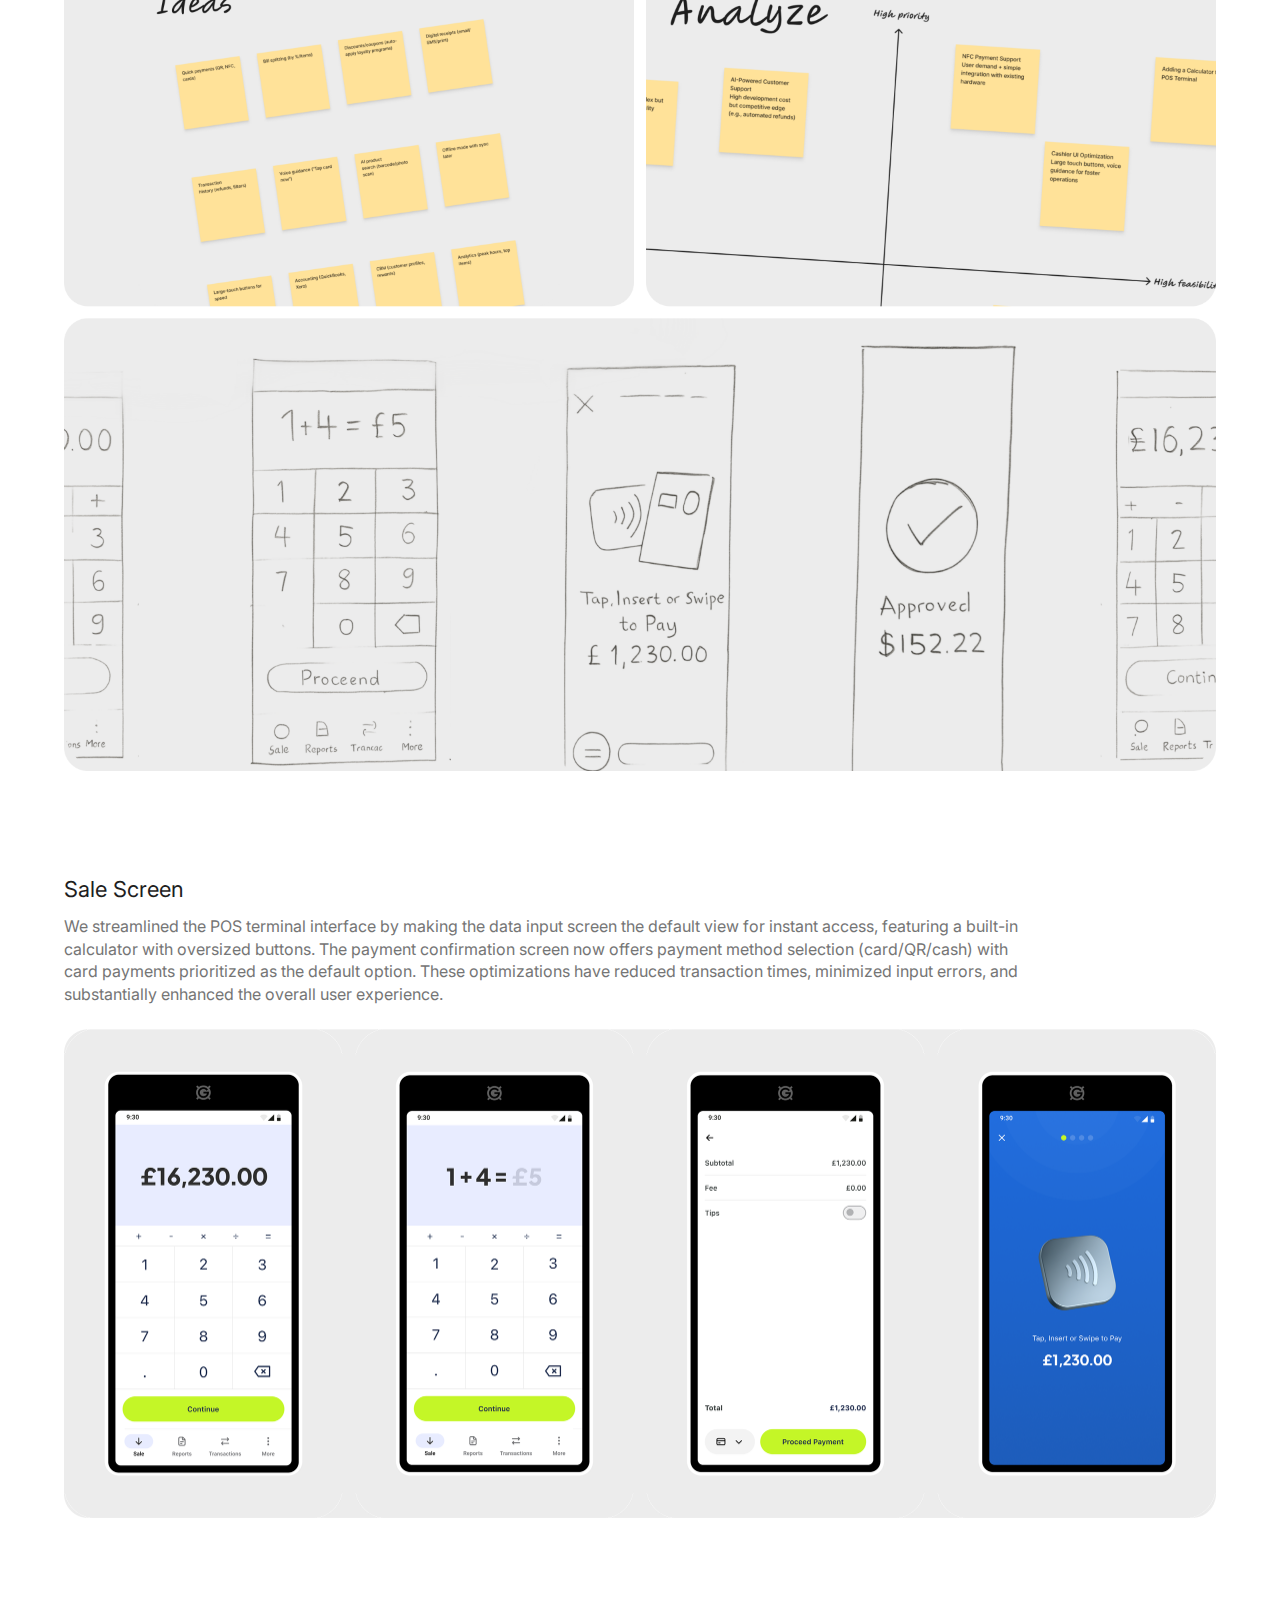
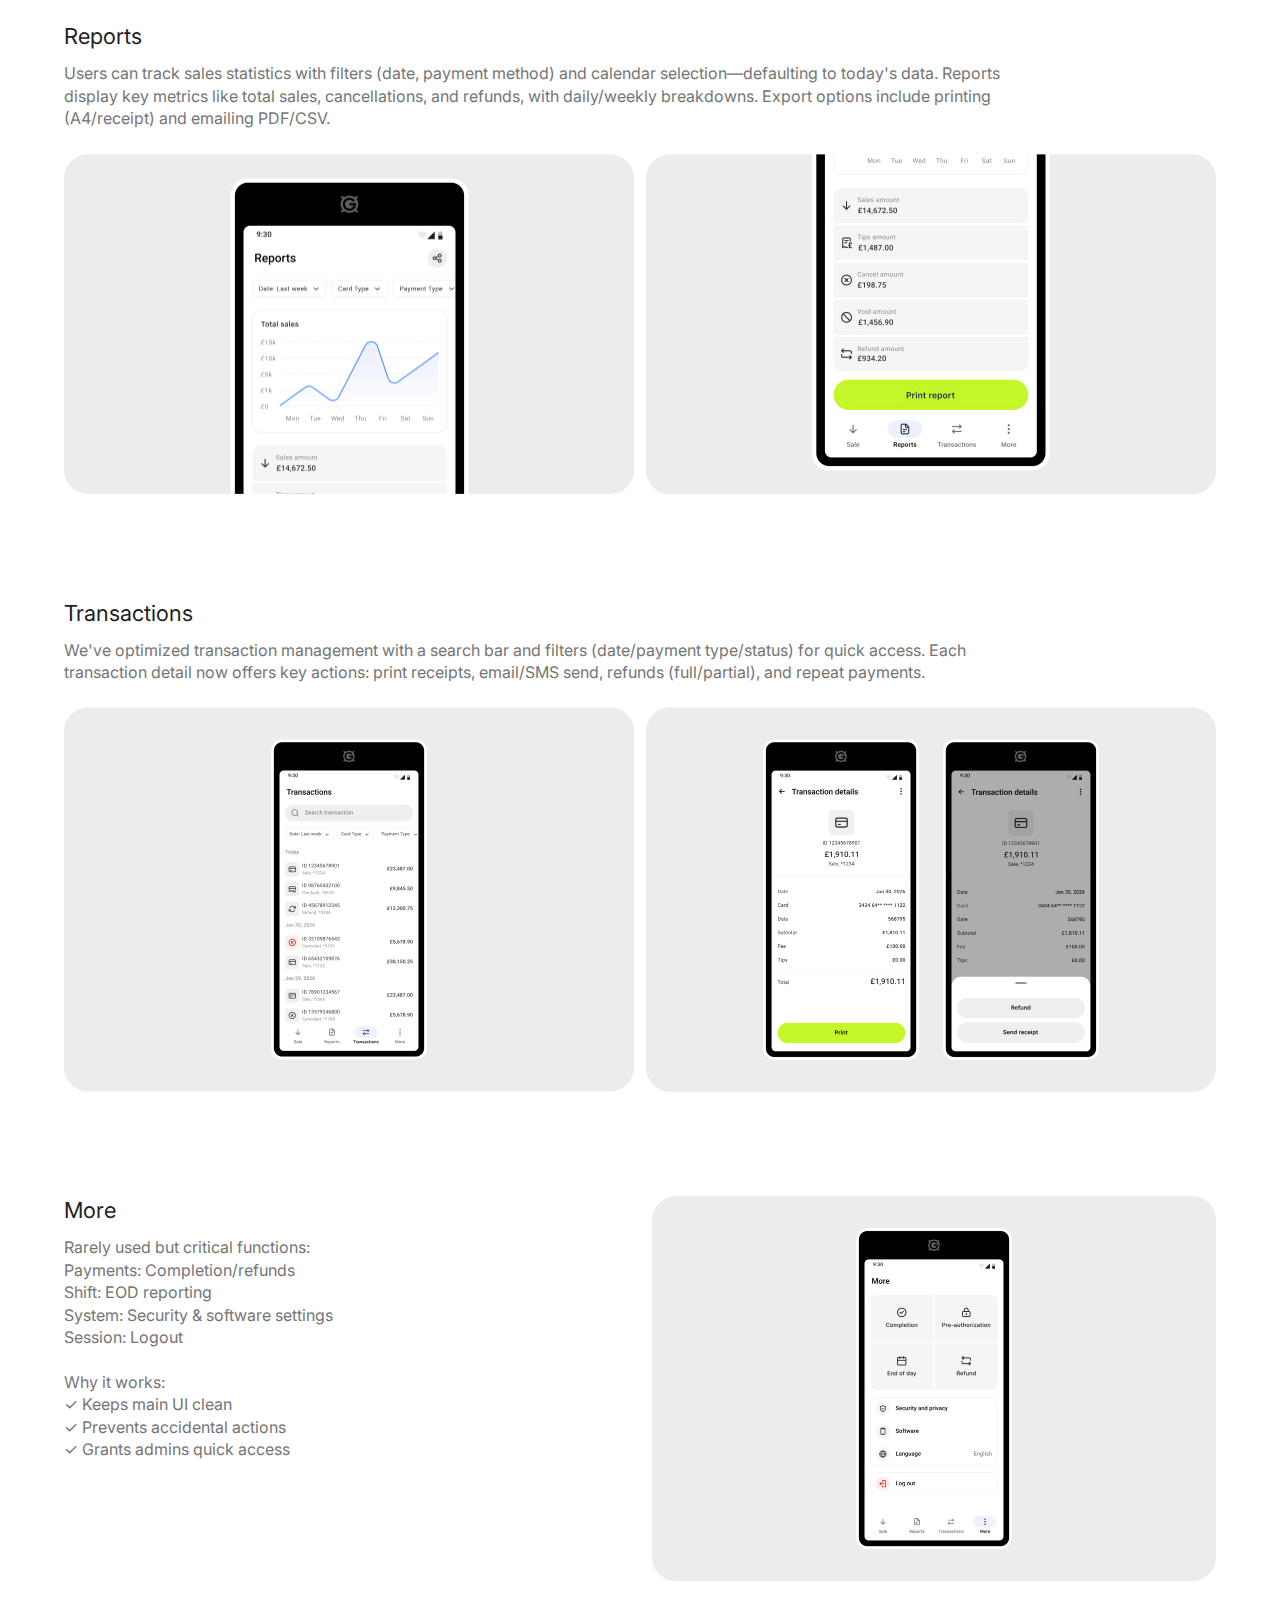
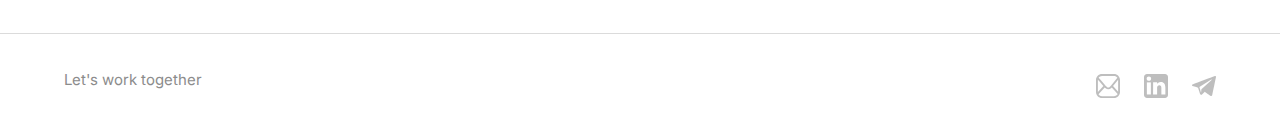
<file: pos-terminal.html>
<!DOCTYPE html>
<html lang="en">

<head>
    <!-- Google tag (gtag.js) -->
    <script async src="https://www.googletagmanager.com/gtag/js?id=G-EGSLKL72KZ"></script>
    <script>
      window.dataLayer = window.dataLayer || [];
      function gtag(){dataLayer.push(arguments);}
      gtag('js', new Date());

      gtag('config', 'G-EGSLKL72KZ');
    </script>
    <meta charset="UTF-8">
    <meta name="viewport" content="width=device-width, initial-scale=1.0">
    <title>MyGuava POS - Bahruz</title>
    <link rel="icon" type="image/x-icon" href="images/Faicon.ico">
    <link rel="icon" type="image/png" sizes="32x32" href="images/Faicon.png">
    <link rel="icon" type="image/png" sizes="16x16" href="images/Faicon.png">
    <link rel="icon" type="image/svg+xml" href="images/Faicon.svg">
    <link rel="apple-touch-icon" sizes="180x180" href="images/Faicon.png">
    <link rel="apple-touch-icon" sizes="152x152" href="images/Faicon.png">
    <link rel="apple-touch-icon" sizes="144x144" href="images/Faicon.png">
    <link rel="apple-touch-icon" sizes="120x120" href="images/Faicon.png">
    <link rel="apple-touch-icon" sizes="114x114" href="images/Faicon.png">
    <link rel="apple-touch-icon" sizes="76x76" href="images/Faicon.png">
    <link rel="apple-touch-icon" sizes="72x72" href="images/Faicon.png">
    <link rel="apple-touch-icon" sizes="60x60" href="images/Faicon.png">
    <link rel="apple-touch-icon" sizes="57x57" href="images/Faicon.png">
    <link rel="shortcut icon" href="images/Faicon.ico">
    <link rel="alternate icon" href="images/Faicon.ico">
    <link rel="manifest" href="site.webmanifest">
    <link rel="stylesheet" href="styles.css">
    <link rel="stylesheet" href="about.css">
    <link rel="preconnect" href="https://fonts.googleapis.com">
    <link rel="preconnect" href="https://fonts.gstatic.com" crossorigin>
    <link href="https://fonts.googleapis.com/css2?family=Inter:wght@400;500;600&family=Roboto:wght@400&display=swap"
        rel="stylesheet">
    <!-- Social meta -->
    <meta property="og:type" content="website">
    <meta property="og:title" content="MyGuava POS - Bahruz">
    <meta property="og:description" content="MyGuava Business POS Terminal designed for small and medium-sized businesses. Provides entrepreneurs with convenient card payment acceptance, revenue analysis, and real-time sales management.">
    <meta property="og:image" content="https://akhundovb.com/images/og-image.png">
    <meta name="twitter:card" content="summary_large_image">
    <meta name="twitter:title" content="MyGuava POS - Bahruz">
    <meta name="twitter:description" content="MyGuava Business POS Terminal designed for small and medium-sized businesses. Provides entrepreneurs with convenient card payment acceptance, revenue analysis, and real-time sales management.">
    <meta name="twitter:image" content="https://akhundovb.com/images/og-image.png">
    
    <!-- Hotjar Tracking Code -->
    <script>
        (function (c, s, q, u, a, r, e) {
            c.hj=c.hj||function(){(c.hj.q=c.hj.q||[]).push(arguments)};
            c._hjSettings = { hjid: a };
            r = s.getElementsByTagName('head')[0];
            e = s.createElement('script');
            e.async = true;
            e.src = q + c._hjSettings.hjid + u;
            r.appendChild(e);
        })(window, document, 'https://static.hj.contentsquare.net/c/csq-', '.js', 6550275);
    </script>
</head>

<body class="project-page">
    <!-- Header -->
    <header class="header">
        <div class="container">
            <div class="header-content">
                <a href="index.html" class="logo">Bahruz</a>
                
                <!-- Desktop Navigation -->
                <nav class="nav desktop-nav">
                    <a href="about.html" class="nav-link">About</a>
                    <a href="index.html#projects" class="nav-link">Projects</a>
                    <button onclick="openModal()" class="nav-button">Get in Touch</button>
                </nav>

                <!-- Mobile Navigation -->
                <div class="mobile-nav">
                    <button onclick="openModal()" class="nav-button mobile-button">Get in Touch</button>
                    <button class="hamburger" onclick="toggleMobileMenu()">
                        <span></span>
                        <span></span>
                        <span></span>
                    </button>
                </div>

                <!-- Mobile Menu Overlay -->
                <div class="mobile-menu-overlay" id="mobileMenuOverlay">
                    <button class="mobile-close-btn" onclick="toggleMobileMenu()">
                        <img src="images/close-button-figma.svg" alt="Close" width="40" height="40">
                    </button>
                    <nav class="mobile-menu">
                        <a href="about.html" class="mobile-nav-link">About</a>
                        <a href="index.html#projects" class="mobile-nav-link">Projects</a>
                    </nav>
                    <div class="mobile-social-links">
                        <a href="mailto:akhundovb@gmail.com" class="mobile-social-link">
                            <img src="images/email-icon-new.svg" alt="Email" width="24" height="24">
                        </a>
                        <a href="https://www.linkedin.com/in/bahruzakh/" class="mobile-social-link" target="_blank" rel="noopener noreferrer">
                            <img src="images/linkedin-icon-new.svg" alt="LinkedIn" width="24" height="24">
                        </a>
                        <a href="https://t.me/akhundesign" class="mobile-social-link" target="_blank" rel="noopener noreferrer">
                            <img src="images/telegram-icon-new.svg" alt="Telegram" width="24" height="24">
                        </a>
                    </div>
                </div>
            </div>
        </div>
    </header>

    <!-- Breadcrumbs -->
    <section class="breadcrumbs">
        <div class="container">
            <nav class="breadcrumb-nav">
                <a href="index.html" class="breadcrumb-link">Home</a>
                <span class="breadcrumb-separator">/</span>
                <span class="breadcrumb-current">MyGuava POS</span>
            </nav>
        </div>
    </section>

    <!-- Project Hero Section -->
    <section class="about-hero">
        <div class="container">
            <div class="about-content">
                <div class="about-text">
                    <h2 class="about-title">About the Product</h2>
                    <p class="about-description">
                        MyGuava Business POS Terminal is a part of the MyGuava fintech ecosystem designed for small and
                        medium-sized businesses. The terminal provides entrepreneurs with a convenient way to accept
                        card payments, analyze revenue, and manage sales in real time.<br><br>
                        It is developed as part of a comprehensive solution that includes a mobile application and a
                        web-based admin panel. The POS terminal ensures fast and secure transactions while giving users
                        access to key business data such as analytics, refunds, fee breakdowns, and more.
                    </p>
                </div>
                <div class="about-image">
                    <img src="images/pos-hero-image-50ae7d.png" alt="MyGuava POS terminal" class="profile-img">
                </div>
            </div>
        </div>
    </section>

    <!-- Product Hunch Section -->
    <section class="system-section">
        <div class="container">
            <div class="system-content">
                <div class="system-text">
                    <h3 class="about-title">Product Hunch</h3>
                    <p class="about-description">Ideally, we would start with structured user research and usage data to
                        inform the design. But at that stage, the product was in an early phase — there was no analytics
                        setup, and user behavior data was unavailable. We also lacked dedicated research support, so
                        recruiting real merchants or testing on live terminals wasn't feasible. As a result, we had to
                        rely on stakeholder input, competitor analysis, and rapid prototyping to shape the core UX.</p>
                </div>
                <div class="system-image">
                    <img src="images/pos-product-hunch-image.png" alt="Product Hunch illustration" class="system-img">
                </div>
            </div>
        </div>
    </section>

    <!-- Research & Data Collection Section -->
    <section class="system-section pos-research">
        <div class="container">
            <div class="system-content">
                <div class="system-text">
                    <div class="process-grid">
                        <div class="process-card">
                            <h4 class="process-title">Research & Data Collection</h4>
                            <p class="process-description">We ideally aimed for structured user research and data
                                analysis, but at the early stage there was no analytics setup and no dedicated research
                                support. Therefore, we gathered insights from stakeholders, support team feedback, and
                                competitor analysis to understand user needs and pain points.</p>
                        </div>
                        <div class="process-card">
                            <h4 class="process-title">Refining Problems to Solve</h4>
                            <p class="process-description">Based on gathered insights and business priorities, we
                                formulated clear problem statements. Due to limited data, prioritization was guided by
                                stakeholder input and practical feasibility, focusing on the most critical user
                                challenges.</p>
                        </div>
                        <div class="process-card">
                            <h4 class="process-title">Ideation & Evaluation</h4>
                            <p class="process-description">With the core problems defined, we quickly generated
                                wireframes and prototypes. These were reviewed and iterated on with internal teams —
                                including product owners and developers — to ensure feasibility and alignment,
                                compensating for the lack of direct user testing.</p>
                        </div>
                        <div class="process-card">
                            <h4 class="process-title">Building, Testing, & Iterating</h4>
                            <p class="process-description">We created interactive prototypes and conducted internal
                                usability tests. Feedback was gathered rapidly from available users, and iterative
                                improvements were made to optimize workflows and address key usability issues within the
                                product constraints.</p>
                        </div>
                    </div>
                </div>
                <div class="system-image">
                    <img src="images/pos-process-image.png" alt="Process illustration" class="system-img">
                </div>
            </div>
        </div>
    </section>

    <!-- Sale Screen Section -->
    <section class="system-section sale-section">
        <div class="container">
            <div class="system-content">
                <div class="system-text">
                    <h3 class="about-title">Sale Screen</h3>
                    <p class="about-description">We streamlined the POS terminal interface by making the data input
                        screen the default view for instant access, featuring a built-in calculator with oversized
                        buttons. The payment confirmation screen now offers payment method selection (card/QR/cash) with
                        card payments prioritized as the default option. These optimizations have reduced transaction
                        times, minimized input errors, and substantially enhanced the overall user experience.</p>
                </div>
                <div class="system-image">
                    <img src="images/pos-sale-screen-updated.png" alt="Sale screen interface" class="system-img">
                </div>
            </div>
        </div>
    </section>

    <!-- Reports Section -->
    <section class="system-section">
        <div class="container">
            <div class="system-content">
                <div class="system-text">
                    <h3 class="about-title">Reports</h3>
                    <p class="about-description">Users can track sales statistics with filters (date, payment method)
                        and calendar selection—defaulting to today's data. Reports display key metrics like total sales,
                        cancellations, and refunds, with daily/weekly breakdowns. Export options include printing
                        (A4/receipt) and emailing PDF/CSV.</p>
                </div>
                <div class="system-image reports">
                    <img src="images/reports-1.jpg" alt="Reports interface" class="system-img">
                    <img src="images/reports-2.jpg" alt="Reports interface" class="system-img">
                </div>
            </div>
        </div>
    </section>

    <!-- Transactions Section -->
    <section class="system-section">
        <div class="container">
            <div class="system-content">
                <div class="system-text">
                    <h3 class="about-title">Transactions</h3>
                    <p class="about-description">We've optimized transaction management with a search bar and filters
                        (date/payment type/status) for quick access. Each transaction detail now offers key actions:
                        print receipts, email/SMS send, refunds (full/partial), and repeat payments.</p>
                </div>
                <div class="system-image reports">
                    <img src="images/transaction-1.jpg" alt="Reports interface" class="system-img">
                    <img src="images/transaction-2.jpg" alt="Reports interface" class="system-img">
                </div>
            </div>
        </div>
    </section>

    <!-- More Section -->
    <section class="system-section more-section">
        <div class="container">
            <div class="system-content">
                <div class="system-text">
                    <h3 class="about-title">More</h3>
                    <p class="about-description">Rarely used but critical functions:<br>
                        Payments: Completion/refunds<br>
                        Shift: EOD reporting<br>
                        System: Security & software settings<br>
                        Session: Logout<br><br>
                        Why it works:<br>
                        ✓ Keeps main UI clean<br>
                        ✓ Prevents accidental actions<br>
                        ✓ Grants admins quick access</p>
                </div>
                <div class="system-image">
                    <img src="images/pos-more-screen.png" alt="More interface" class="system-img">
                </div>
            </div>
        </div>
    </section>

    <!-- Footer -->
    <footer class="footer">
        <div class="footer-content">
            <h3 class="footer-title">Let's work together</h3>
            <div class="footer-social">
                <a href="mailto:akhundovb@gmail.com" class="social-icon" title="Email">
                    <img src="images/social-icon-1.svg" alt="Email" width="24" height="24">
                </a>
                <a href="https://www.linkedin.com/in/bahruzakh/" class="social-icon" title="LinkedIn" target="_blank"
                    rel="noopener noreferrer">
                    <img src="images/social-icon-2.svg" alt="LinkedIn" width="24" height="24">
                </a>
                <a href="https://t.me/akhundesign" class="social-icon" title="Telegram" target="_blank"
                    rel="noopener noreferrer">
                    <img src="images/social-icon-3.svg" alt="Telegram" width="24" height="24">
                </a>
            </div>
        </div>
    </footer>

    <!-- Contact Modal -->
    <div id="contactModal" class="modal">
        <div class="modal-content">
            <div class="modal-header">
                <h3 class="modal-title">Let's connect!</h3>
                <button class="modal-close" onclick="closeModal()">×</button>
            </div>
            <div class="modal-body">
                <p class="modal-description">Choose how you'd like to get in touch:</p>
                <div class="contact-buttons">
                    <a href="mailto:akhundovb@gmail.com" class="contact-button email">
                        <span>Email</span>
                        <svg class="external-icon" width="16" height="16" viewBox="0 0 24 24" fill="none"
                            xmlns="http://www.w3.org/2000/svg">
                            <path
                                d="M18 13V19C18 19.5523 17.5523 20 17 20H5C4.44772 20 4 19.5523 4 19V7C4 6.44772 4.44772 6 5 6H11"
                                stroke="currentColor" stroke-width="2" stroke-linecap="round" stroke-linejoin="round" />
                            <path d="M15 3H21V9" stroke="currentColor" stroke-width="2" stroke-linecap="round"
                                stroke-linejoin="round" />
                            <path d="M10 14L21 3" stroke="currentColor" stroke-width="2" stroke-linecap="round"
                                stroke-linejoin="round" />
                        </svg>
                    </a>
                    <a href="https://t.me/akhundesign" class="contact-button telegram" target="_blank"
                        rel="noopener noreferrer">
                        <span>Telegram</span>
                        <svg class="external-icon" width="16" height="16" viewBox="0 0 24 24" fill="none"
                            xmlns="http://www.w3.org/2000/svg">
                            <path
                                d="M18 13V19C18 19.5523 17.5523 20 17 20H5C4.44772 20 4 19.5523 4 19V7C4 6.44772 4.44772 6 5 6H11"
                                stroke="currentColor" stroke-width="2" stroke-linecap="round" stroke-linejoin="round" />
                            <path d="M15 3H21V9" stroke="currentColor" stroke-width="2" stroke-linecap="round"
                                stroke-linejoin="round" />
                            <path d="M10 14L21 3" stroke="currentColor" stroke-width="2" stroke-linecap="round"
                                stroke-linejoin="round" />
                        </svg>
                    </a>
                    <a href="https://www.linkedin.com/in/bahruzakh/" class="contact-button linkedin" target="_blank"
                        rel="noopener noreferrer">
                        <span>LinkedIn</span>
                        <svg class="external-icon" width="16" height="16" viewBox="0 0 24 24" fill="none"
                            xmlns="http://www.w3.org/2000/svg">
                            <path
                                d="M18 13V19C18 19.5523 17.5523 20 17 20H5C4.44772 20 4 19.5523 4 19V7C4 6.44772 4.44772 6 5 6H11"
                                stroke="currentColor" stroke-width="2" stroke-linecap="round" stroke-linejoin="round" />
                            <path d="M15 3H21V9" stroke="currentColor" stroke-width="2" stroke-linecap="round"
                                stroke-linejoin="round" />
                            <path d="M10 14L21 3" stroke="currentColor" stroke-width="2" stroke-linecap="round"
                                stroke-linejoin="round" />
                        </svg>
                    </a>
                </div>
            </div>
        </div>
    </div>

    <!-- Photo Viewer -->
    <div class="photo-viewer" id="photoViewer">
        <div class="photo-viewer-content">
            <img class="photo-viewer-img" id="photoViewerImg" alt="Full size image">
            <!-- Mobile Zoom Button -->
            <button class="mobile-zoom-button modal-icon" id="mobileZoomButton" onclick="toggleMobileZoom(); event.stopPropagation();">
                <svg viewBox="0 0 24 24" fill="none" xmlns="http://www.w3.org/2000/svg">
                    <path d="M21 21L16.514 16.506L21 21ZM19 10.5C19 15.194 15.194 19 10.5 19C5.806 19 2 15.194 2 10.5C2 5.806 5.806 2 10.5 2C15.194 2 19 5.806 19 10.5Z" stroke="currentColor" stroke-width="2" stroke-linecap="round" stroke-linejoin="round"/>
                    <path d="M10.5 7V14M7 10.5H14" stroke="currentColor" stroke-width="2" stroke-linecap="round" stroke-linejoin="round"/>
                </svg>
            </button>
            
            <button class="photo-viewer-close modal-icon" onclick="closePhotoViewer(); event.stopPropagation();">
                <img src="images/close-button-figma.svg" alt="Close" width="40" height="40">
            </button>
            
            <!-- Navigation Arrows -->
            <button class="photo-nav-btn photo-nav-prev" onclick="previousPhoto()">
                <svg width="24" height="24" viewBox="0 0 24 24" fill="none" stroke="currentColor" stroke-width="2">
                    <polyline points="15,18 9,12 15,6"></polyline>
                </svg>
            </button>
            <button class="photo-nav-btn photo-nav-next" onclick="nextPhoto()">
                <svg width="24" height="24" viewBox="0 0 24 24" fill="none" stroke="currentColor" stroke-width="2">
                    <polyline points="9,18 15,12 9,6"></polyline>
                </svg>
            </button>
            
            <!-- Simple Zoom Slider -->
            <div class="simple-zoom-controls">
                <div class="zoom-percentage" id="zoomPercentage">100%</div>
                <input type="range" class="simple-zoom-slider" id="simpleZoomSlider" min="25" max="300" value="100" oninput="updateSimpleZoom(this.value)">
            </div>
            
        </div>
    </div>

    <script src="script.js"></script>
    <script>
        // Mobile Menu Functionality
        function toggleMobileMenu() {
            const overlay = document.getElementById('mobileMenuOverlay');
            const hamburger = document.querySelector('.hamburger');
            const mobileNav = document.querySelector('.mobile-nav');
            const body = document.body;
            const html = document.documentElement;
            
            overlay.classList.toggle('active');
            hamburger.classList.toggle('active');
            body.classList.toggle('mobile-menu-open');
            html.classList.toggle('mobile-menu-open');
            
            // Hide mobile nav when menu is open
            if (overlay.classList.contains('active')) {
                mobileNav.style.display = 'none';
                // Prevent scrolling
                body.style.overflow = 'hidden';
                html.style.overflow = 'hidden';
            } else {
                mobileNav.style.display = 'flex';
                // Restore scrolling
                body.style.overflow = '';
                html.style.overflow = '';
            }
        }

        // Close mobile menu when clicking on overlay
        document.addEventListener('DOMContentLoaded', function() {
            const overlay = document.getElementById('mobileMenuOverlay');
            if (overlay) {
                overlay.addEventListener('click', function(e) {
                    if (e.target === this) {
                        toggleMobileMenu();
                    }
                });

                // Handle mobile menu navigation links
                document.querySelectorAll('.mobile-nav-link').forEach(link => {
                    link.addEventListener('click', function(e) {
                        const href = this.getAttribute('href');
                        
                        if (href.startsWith('#')) {
                            // For anchor links, close menu first, then navigate
                            e.preventDefault();
                            
                            // Close the mobile menu using the toggle function
                            toggleMobileMenu();
                            
                            // Wait for menu to close, then scroll to target
                            setTimeout(() => {
                                const target = document.querySelector(href);
                                if (target) {
                                    // Ensure the target is visible and scroll to it
                                    target.scrollIntoView({
                                        behavior: 'smooth',
                                        block: 'start',
                                        inline: 'nearest'
                                    });
                                    
                                    // Fallback: if smooth scroll doesn't work, try direct scroll
                                    setTimeout(() => {
                                        if (window.pageYOffset === 0) {
                                            window.scrollTo({
                                                top: target.offsetTop - 100,
                                                behavior: 'smooth'
                                            });
                                        }
                                    }, 100);
                                }
                            }, 600);
                        } else {
                            // For external links, close menu immediately
                            toggleMobileMenu();
                        }
                    });
                });
            }
        });

        // Photo Viewer functionality
        
        // Photo navigation
        let currentPhotoIndex = 0;
        let availablePhotos = [];
        let isTransitioning = false;
        
        // Desktop zoom functionality
        let isZoomed = false;
        const zoomScale = 1.2; // 1.2x zoom
        
        // Mobile zoom functionality
        let currentZoom = 1;
        let isDragging = false;
        let startX = 0;
        let startY = 0;
        let translateX = 0;
        let translateY = 0;

        function openPhotoViewer(imgSrc) {
            const viewer = document.getElementById('photoViewer');
            const img = document.getElementById('photoViewerImg');
            
            if (!viewer || !img) {
                console.error('Photo viewer elements not found');
                return;
            }
            
            // Complete state reset before opening
            resetPhotoViewerState();
            
            // Populate available photos array
            populateAvailablePhotos();
            
            // Find current photo index
            currentPhotoIndex = availablePhotos.findIndex(photo => photo.src === imgSrc);
            if (currentPhotoIndex === -1) {
                console.warn('Image not found in gallery, using first image');
                currentPhotoIndex = 0;
            }
            
            // Set image source and show modal
            img.src = imgSrc;
            img.alt = 'Full size image';
            
            // Show modal with proper state
            viewer.classList.add('active');
            document.body.style.overflow = 'hidden';
            
            // Ensure image loads properly
            img.onload = function() {
                console.log('Image loaded successfully:', imgSrc);
            };
            
            img.onerror = function() {
                console.error('Failed to load image:', imgSrc);
            };
        }
        
        function resetPhotoViewerState() {
            const viewer = document.getElementById('photoViewer');
            const img = document.getElementById('photoViewerImg');
            const zoomButton = document.getElementById('mobileZoomButton');
            
            if (!viewer || !img) return;
            
            // Reset mobile zoom state
            isMobileZoomed = false;
            disableMobilePanning();
            
            // Reset zoom button state
            if (zoomButton) {
                zoomButton.classList.remove('zoomed');
            }
            
            // Reset all zoom and transform states
            isZoomed = false;
            currentZoom = 1;
            translateX = 0;
            translateY = 0;
            isTransitioning = false;
            
            // Reset image styles
            img.style.transform = 'scale(1)';
            img.style.cursor = 'zoom-in';
            img.style.transition = 'transform 0.3s ease';
            img.classList.remove('zoomed');
            
            // Reset viewer classes
            viewer.classList.remove('zoomed');
            
            // Reset slider (only on desktop)
            if (!isMobileDevice()) {
            const slider = document.getElementById('simpleZoomSlider');
            if (slider) {
                slider.value = 100;
                }
            }
            
            // Reset zoom display
            updateZoomDisplay();
        }

        function populateAvailablePhotos() {
            const clickableImages = document.querySelectorAll('.project-page .system-img, .project-page .profile-img, .project-page .ui-showcase-img, .project-page .restaurant-img');
            availablePhotos = Array.from(clickableImages).map(img => ({
                src: img.src,
                alt: img.alt || 'Project image'
            }));
        }

        function closePhotoViewer() {
            const viewer = document.getElementById('photoViewer');
            if (!viewer) return;
            
            // Complete state reset
            resetPhotoViewerState();
            
            // Hide modal and reset body overflow
            viewer.classList.remove('active');
            document.body.style.overflow = '';
            
            console.log('Photo viewer closed and state reset');
        }

        function toggleZoom() {
            // Only work on desktop (screen width > 768px)
            if (window.innerWidth <= 768) return;
            
            const img = document.getElementById('photoViewerImg');
            const viewer = document.getElementById('photoViewer');
            if (!img || !viewer) return;
            
            isZoomed = !isZoomed;
            
            if (isZoomed) {
                // Zoom in - simple 1.2x scale from center
                img.style.transform = `scale(${zoomScale})`;
                img.style.cursor = 'zoom-out';
                img.classList.add('zoomed');
                viewer.classList.add('zoomed');
            } else {
                // Zoom out - reset to normal
                img.style.transform = 'scale(1)';
                img.style.cursor = 'zoom-in';
                img.classList.remove('zoomed');
                viewer.classList.remove('zoomed');
            }
        }


        // Mobile zoom button functionality - Dribbble style
        let isMobileZoomed = false;
        const mobileZoomScale = 2.0;

        function isMobileDevice() {
            return window.innerWidth <= 768;
        }

        function toggleMobileZoom() {
            if (!isMobileDevice()) return;
            
            const img = document.getElementById('photoViewerImg');
            const zoomButton = document.getElementById('mobileZoomButton');
            
            if (!img || !zoomButton) return;
            
            if (isMobileZoomed) {
                // Zoom out
                resetMobileZoom();
            } else {
                // Zoom in
                applyMobileZoom();
            }
        }

        function applyMobileZoom() {
            const img = document.getElementById('photoViewerImg');
            const zoomButton = document.getElementById('mobileZoomButton');
            
            if (!img || !zoomButton) return;
            
            isMobileZoomed = true;
            currentZoom = mobileZoomScale;
            
            // Update button state
            zoomButton.classList.add('zoomed');
            
            // Smooth zoom transition
            img.style.transition = 'transform 0.3s ease';
            img.style.transform = `translate3d(${translateX}px, ${translateY}px, 0) scale(${currentZoom})`;
            img.style.cursor = 'grab';
            
            // Enable panning
            enableMobilePanning();
        }

        function resetMobileZoom() {
            const img = document.getElementById('photoViewerImg');
            const zoomButton = document.getElementById('mobileZoomButton');
            
            if (!img || !zoomButton) return;
            
            isMobileZoomed = false;
            currentZoom = 1;
            translateX = 0;
            translateY = 0;
            
            // Update button state
            zoomButton.classList.remove('zoomed');
            
            // Smooth zoom out transition with recentering
            img.style.transition = 'transform 0.3s ease';
            img.style.transform = 'scale(1)';
            img.style.cursor = 'zoom-in';
            
            // Disable panning
            disableMobilePanning();
        }

        function enableMobilePanning() {
            const img = document.getElementById('photoViewerImg');
            if (!img) return;
            
            img.addEventListener('touchstart', handleMobileTouchStart, { passive: false });
            img.addEventListener('touchmove', handleMobileTouchMove, { passive: false });
            img.addEventListener('touchend', handleMobileTouchEnd, { passive: false });
        }

        function disableMobilePanning() {
            const img = document.getElementById('photoViewerImg');
            if (!img) return;
            
            img.removeEventListener('touchstart', handleMobileTouchStart);
            img.removeEventListener('touchmove', handleMobileTouchMove);
            img.removeEventListener('touchend', handleMobileTouchEnd);
        }

        let mobileTouchStartX = 0;
        let mobileTouchStartY = 0;
        let mobileLastTouchX = 0;
        let mobileLastTouchY = 0;
        let mobileIsPanning = false;

        function handleMobileTouchStart(e) {
            if (!isMobileZoomed) return;
            
            e.preventDefault();
            const touch = e.touches[0];
            mobileTouchStartX = touch.clientX;
            mobileTouchStartY = touch.clientY;
            mobileLastTouchX = touch.clientX;
            mobileLastTouchY = touch.clientY;
            mobileIsPanning = true;
            
            // Disable transition during panning
            const img = document.getElementById('photoViewerImg');
            if (img) {
                img.style.transition = 'none';
            }
        }

        function handleMobileTouchMove(e) {
            if (!isMobileZoomed || !mobileIsPanning) return;
            
            e.preventDefault();
            const touch = e.touches[0];
            const deltaX = touch.clientX - mobileLastTouchX;
            const deltaY = touch.clientY - mobileLastTouchY;
            
            translateX += deltaX;
            translateY += deltaY;
            
            // Constrain panning to keep image in bounds
            constrainMobilePanning();
            
            const img = document.getElementById('photoViewerImg');
            if (img) {
                img.style.transform = `translate3d(${translateX}px, ${translateY}px, 0) scale(${currentZoom})`;
            }
            
            mobileLastTouchX = touch.clientX;
            mobileLastTouchY = touch.clientY;
        }

        function handleMobileTouchEnd(e) {
            if (!isMobileZoomed) return;
            
            mobileIsPanning = false;
            
            // Re-enable transition
            const img = document.getElementById('photoViewerImg');
            if (img) {
                img.style.transition = 'transform 0.3s ease';
            }
        }

        function constrainMobilePanning() {
            const img = document.getElementById('photoViewerImg');
            if (!img) return;
            
            const viewer = document.getElementById('photoViewer');
            if (!viewer) return;
            
            const viewerRect = viewer.getBoundingClientRect();
            const imgRect = img.getBoundingClientRect();
            
            const scaledWidth = imgRect.width * currentZoom;
            const scaledHeight = imgRect.height * currentZoom;
            
            const maxTranslateX = Math.max(0, (scaledWidth - viewerRect.width) / 2);
            const maxTranslateY = Math.max(0, (scaledHeight - viewerRect.height) / 2);
            
            translateX = Math.max(-maxTranslateX, Math.min(maxTranslateX, translateX));
            translateY = Math.max(-maxTranslateY, Math.min(maxTranslateY, translateY));
        }

        function updateImageTransform() {
            const img = document.getElementById('photoViewerImg');
            if (img) {
                // Disable transition during dragging for smooth panning
                if (isDragging) {
                    img.style.transition = 'none';
                } else {
                    // Use a very short transition for smooth scaling
                    img.style.transition = 'transform 0.1s cubic-bezier(0.4, 0, 0.2, 1)';
                }
                
                // Use transform3d for hardware acceleration
                img.style.transform = `translate3d(${translateX}px, ${translateY}px, 0) scale(${currentZoom})`;
            }
        }

        function updateZoomDisplay() {
            const indicator = document.getElementById('zoomPercentage');
            if (indicator) {
                indicator.textContent = Math.round(currentZoom * 100) + '%';
            }
        }

        function constrainPan() {
            const img = document.getElementById('photoViewerImg');
            const viewer = document.getElementById('photoViewer');
            if (!img || !viewer) return;

            const imgRect = img.getBoundingClientRect();
            const viewerRect = viewer.getBoundingClientRect();
            
            const maxTranslateX = Math.max(0, (imgRect.width * currentZoom - viewerRect.width) / 2);
            const maxTranslateY = Math.max(0, (imgRect.height * currentZoom - viewerRect.height) / 2);
            
            translateX = Math.max(-maxTranslateX, Math.min(maxTranslateX, translateX));
            translateY = Math.max(-maxTranslateY, Math.min(maxTranslateY, translateY));
            
            updateImageTransform();
        }

        function startDrag(e) {
            if (currentZoom <= 1) return;
            isDragging = true;
            startX = e.clientX - translateX;
            startY = e.clientY - translateY;
            const img = document.getElementById('photoViewerImg');
            if (img) {
                img.style.cursor = 'grabbing';
            }
        }

        function handleTouchStart(e) {
            const img = document.getElementById('photoViewerImg');
            if (!img) return;
            
            if (e.touches.length === 1) {
                // Single touch - panning
                if (currentZoom <= 1) return;
                
                isDragging = true;
                const touch = e.touches[0];
                startX = touch.clientX - translateX;
                startY = touch.clientY - translateY;
                
                e.preventDefault();
            } else if (e.touches.length === 2) {
                // Two touches - pinch to zoom
                const touch1 = e.touches[0];
                const touch2 = e.touches[1];
                const distance = Math.sqrt(
                    Math.pow(touch2.clientX - touch1.clientX, 2) + 
                    Math.pow(touch2.clientY - touch1.clientY, 2)
                );
                
                // Store initial values for pinch zoom
                img.dataset.initialDistance = distance;
                img.dataset.initialZoom = currentZoom;
                
                e.preventDefault();
            }
        }

        function drag(e) {
            if (!isDragging || currentZoom <= 1) return;
            e.preventDefault();
            translateX = e.clientX - startX;
            translateY = e.clientY - startY;
            constrainPan();
        }

        function handleTouchMove(e) {
            const img = document.getElementById('photoViewerImg');
            if (!img) return;
            
            if (e.touches.length === 1 && isDragging) {
                // Single touch - panning
                const touch = e.touches[0];
                translateX = touch.clientX - startX;
                translateY = touch.clientY - startY;
                constrainPan();
                e.preventDefault();
            } else if (e.touches.length === 2) {
                // Two touches - pinch to zoom
                const touch1 = e.touches[0];
                const touch2 = e.touches[1];
                const currentDistance = Math.sqrt(
                    Math.pow(touch2.clientX - touch1.clientX, 2) + 
                    Math.pow(touch2.clientY - touch1.clientY, 2)
                );
                
                const initialDistance = parseFloat(img.dataset.initialDistance);
                const initialZoom = parseFloat(img.dataset.initialZoom);
                
                if (initialDistance > 0) {
                    const scale = currentDistance / initialDistance;
                    const newZoom = Math.max(0.25, Math.min(3, initialZoom * scale));
                    
                    // Only update if zoom changed significantly to improve performance
                    if (Math.abs(newZoom - currentZoom) > 0.01) {
                        currentZoom = newZoom;
                        
                        // Use requestAnimationFrame for smooth updates
                        requestAnimationFrame(() => {
                            updateImageTransform();
                            updateZoomDisplay();
                            
                            // Update slider
                            const slider = document.getElementById('simpleZoomSlider');
                            if (slider) {
                                slider.value = currentZoom * 100;
                            }
                        });
                    }
                }
                
                e.preventDefault();
            }
        }

        function endDrag() {
            isDragging = false;
            const img = document.getElementById('photoViewerImg');
            if (img) {
                img.style.cursor = 'grab';
            }
        }







        // Photo navigation functions
        function nextPhoto() {
            if (isTransitioning || availablePhotos.length === 0) return;
            
            currentPhotoIndex = (currentPhotoIndex + 1) % availablePhotos.length;
            loadPhoto(availablePhotos[currentPhotoIndex].src);
        }

        function previousPhoto() {
            if (isTransitioning || availablePhotos.length === 0) return;
            
            currentPhotoIndex = (currentPhotoIndex - 1 + availablePhotos.length) % availablePhotos.length;
            loadPhoto(availablePhotos[currentPhotoIndex].src);
        }

        function loadPhoto(src) {
            if (isTransitioning) return;
            
            isTransitioning = true;
            const img = document.getElementById('photoViewerImg');
            const viewer = document.getElementById('photoViewer');
            const zoomButton = document.getElementById('mobileZoomButton');
            
            // Reset mobile zoom state
            isMobileZoomed = false;
            disableMobilePanning();
            
            // Reset zoom button state
            if (zoomButton) {
                zoomButton.classList.remove('zoomed');
            }
            
            // Reset zoom state when switching photos
            isZoomed = false;
            currentZoom = 1;
            translateX = 0;
            translateY = 0;
            
            // Reset slider (only on desktop)
            if (!isMobileDevice()) {
            const slider = document.getElementById('simpleZoomSlider');
            if (slider) {
                slider.value = 100;
                }
            }
            
            // Reset zoom display
            updateZoomDisplay();
            
            // Reset image transform and classes
            img.style.transform = 'scale(1)';
            img.style.cursor = 'zoom-in';
            img.classList.remove('zoomed');
            
            if (viewer) {
                viewer.classList.remove('zoomed');
            }
            
            // Add fade effect
            img.style.transition = 'opacity 0.3s ease';
            img.style.opacity = '0';
            
            setTimeout(() => {
                img.src = src;
                img.style.opacity = '1';
                
                setTimeout(() => {
                    img.style.transition = '';
                    isTransitioning = false;
                }, 300);
            }, 150);
        }


        // Add event listeners for touch and mouse events
        document.addEventListener('DOMContentLoaded', function() {
            const img = document.getElementById('photoViewerImg');
            if (img) {
                img.addEventListener('mousedown', startDrag);
                img.addEventListener('touchstart', handleTouchStart, { passive: false });
        document.addEventListener('mousemove', drag);
        document.addEventListener('touchmove', handleTouchMove, { passive: false });
                document.addEventListener('mouseup', endDrag);
                document.addEventListener('touchend', endDrag);
                
            }
        });

        // Add click handlers to all images (excluding icons)
        function addImageClickHandlers() {
            // Target specific image classes that should be clickable
            const clickableImages = document.querySelectorAll('.project-page .system-img, .project-page .profile-img, .project-page .ui-showcase-img, .project-page .restaurant-img');
            
            clickableImages.forEach((img) => {
                img.addEventListener('click', function() {
                    openPhotoViewer(this.src);
                });
            });
        }


        // Add event listeners when DOM is loaded
        document.addEventListener('DOMContentLoaded', function() {
            const photoViewerImg = document.getElementById('photoViewerImg');
            
            if (photoViewerImg) {
                // Mobile tap-to-zoom handler
                photoViewerImg.addEventListener('click', handleMobileTap);
                
                // Desktop zoom toggle on click (only on desktop)
                photoViewerImg.addEventListener('click', function(e) {
                    if (!isMobileDevice()) {
                    e.stopPropagation(); // Prevent modal close
                    toggleZoom();
                    }
                });
                
                // Add mobile zoom and pan functionality
                photoViewerImg.addEventListener('mousedown', startDrag);
                photoViewerImg.addEventListener('touchstart', handleTouchStart, { passive: false });
                photoViewerImg.addEventListener('touchmove', handleTouchMove, { passive: false });
                photoViewerImg.addEventListener('touchend', endDrag);
                
            }
            
            // Add document-level mouse events for dragging
            document.addEventListener('mousemove', drag);
            document.addEventListener('mouseup', endDrag);
        });

        // Close viewer when clicking outside image
        document.getElementById('photoViewer').addEventListener('click', function(e) {
            if (e.target === this) {
                closePhotoViewer();
            }
        });

        // Close viewer with Escape key
        document.addEventListener('keydown', function(e) {
            if (e.key === 'Escape') {
                closePhotoViewer();
            }
        });


        // Add click handlers to all images (excluding icons)
        function addImageClickHandlers() {
            // Target specific image classes that should be clickable
            const clickableImages = document.querySelectorAll('.project-page .system-img, .project-page .profile-img, .project-page .ui-showcase-img, .project-page .restaurant-img');
            
            clickableImages.forEach((img) => {
                img.addEventListener('click', function() {
                    openPhotoViewer(this.src);
                });
            });
        }

        // Add click handlers when DOM is loaded
        document.addEventListener('DOMContentLoaded', addImageClickHandlers);
        
        // Also add click handlers when window loads (in case images load later)
        window.addEventListener('load', addImageClickHandlers);
    </script>
</body>

</html>
</file>
<file: about.css>
/* About Page Specific Styles */

/* Breadcrumbs */
.breadcrumbs {
    padding: 4px 0;
    margin-bottom: 24px;
}
image.png
.breadcrumb-nav {
    display: flex;
    align-items: center;
    gap: 8px;
    font-size: 16px;
    font-weight: 400;
    color: #757575;
}

.breadcrumb-link {
    color: #757575;
    text-decoration: none;
    transition: color 0.3s ease;
}

.breadcrumb-link:hover {
    color: #0F0F0F;
}

.breadcrumb-separator {
    color: #757575;
}

.breadcrumb-current {
    color: #0F0F0F;
    font-weight: 500;
}

/* Remove background for project pages */
.project-page .about-hero {
    background-color: transparent;
}

.about-content {
    display: flex;
    justify-content: center;
    align-items: center;
    gap: 40px;
    max-width: 1200px;
    margin: 0 auto;
}

.about-text {
    flex: 1;
    display: flex;
    flex-direction: column;
    gap: 12px;
}

.about-title {
    font-family: 'Inter', sans-serif;
    font-size: 22px;
    font-weight: 400;
    line-height: 1.2727272727272727;
    color: #1E1E1E;
    text-align: left;
    margin-bottom: 0;
}

/* Project Page Title */
.project-page .about-title {
    font-family: 'Inter', sans-serif;
    font-style: normal;
    font-weight: 400;
    font-size: 22px;
    line-height: 28px;
    color: #1E1E1E;
}

/* Consistent spacing between headings and body text across all pages */
h1,
h2,
h3,
h4,
h5,
h6 {
    margin-bottom: 12px;
}

.about-description,
.ui-detail-description {
    margin-top: 0;
    margin-bottom: 0;
}

.about-description {
    font-family: 'Inter', sans-serif;
    font-size: 16px;
    font-weight: 400;
    line-height: 1.399999976158142;
    color: #757575;
    text-align: left;
    margin-bottom: 0;
}

.about-description p {
    margin-bottom: 4px;
}

.about-description p:last-child {
    margin-bottom: 0;
}

.about-image {
    flex: 0 0 420px;
    height: 232px;
    background-color: #F7F7F7;
    border-radius: 24px;
    display: flex;
    align-items: center;
    justify-content: center;
    overflow: hidden;
}

.profile-img {
    width: 100%;
    height: 100%;
    object-fit: cover;
    border-radius: 24px;
}

/* Experience and Education Sections */
.experience-section,
.education-section {
    padding: 52px 0;
    background-color: #FFFFFF;
}

.section-title {
    font-family: 'Inter', sans-serif;
    font-size: 22px;
    font-weight: 400;
    line-height: 1.2727272727272727em;
    color: #1E1E1E;
    text-align: left;
    margin-bottom: 24px;
}

.timeline {
    display: flex;
    flex-direction: column;
    gap: 4px;
    background-color: #FFFFFF;
    border-radius: 24px;
}

.timeline-item {
    display: flex;
    gap: 32px;
    padding: 24px;
    background-color: #F7F7F7;
}

.timeline-item:first-child {
    border-radius: 24px 24px 0 0;
}

.timeline-item:last-child {
    border-radius: 0 0 24px 24px;
}

.timeline-item:not(:first-child):not(:last-child) {
    border-radius: 0;
}

.timeline-date {
    font-family: 'Inter', sans-serif;
    font-size: 18px;
    font-weight: 400;
    line-height: 1.5555555555555556em;
    color: #0F0F0F;
    text-align: left;
    width: 368px;
    flex-shrink: 0;
}

.timeline-content {
    flex: 1;
    display: flex;
    flex-direction: column;
    gap: 8px;
}

.timeline-header {
    display: flex;
    flex-direction: column;
    gap: 4px;
}

.timeline-company {
    font-family: 'Inter', sans-serif;
    font-size: 18px;
    font-weight: 400;
    line-height: 1.5555555555555556em;
    color: #0F0F0F;
    text-align: left;
}

.timeline-role {
    font-family: 'Inter', sans-serif;
    font-size: 18px;
    font-weight: 400;
    line-height: 1.5555555555555556em;
    color: rgba(15, 15, 15, 0.6);
    text-align: left;
}

.timeline-location {
    font-family: 'Inter', sans-serif;
    font-size: 16px;
    font-weight: 400;
    color: rgba(15, 15, 15, 0.5);
}

.timeline-description {
    font-family: 'Inter', sans-serif;
    font-size: 16px;
    font-weight: 400;
    line-height: 1.5em;
    letter-spacing: 3.125%;
    color: #0F0F0F;
    text-align: left;
    margin-top: 8px;
    padding-left: 0;
    list-style-type: none;
}

.timeline-description li {
    position: relative;
    padding-left: 16px;
    margin-bottom: 4px;
}

.timeline-description li::before {
    content: "•";
    position: absolute;
    left: 0;
    color: #0F0F0F;
    font-weight: bold;
}

.timeline-description li:last-child {
    margin-bottom: 0;
}

/* Active navigation link */
.nav-link.active {
    color: rgba(15, 15, 15, 0.6);
    font-weight: 600;
}

/* Design Process Section */
.design-process-section {
    padding: 52px 0;
}

.process-grid {
    display: flex;
    flex-wrap: wrap;
    gap: 24px;
    margin-top: 24px;
}

.process-card {
    background-color: #F7F7F7;
    border-radius: 24px;
    padding: 24px;
    display: flex;
    flex-direction: column;
    gap: 44px;
    max-width: 564px;
}

.process-card-highlight {
    background-color: #F7F7F7;
}

.process-number {
    font-family: 'Inter', sans-serif;
    font-size: 20px;
    font-weight: 400;
    line-height: 1.2;
    color: #000000;
}

.process-content {
    display: flex;
    flex-direction: column;
    gap: 12px;
}

.process-title {
    font-family: 'Inter', sans-serif;
    font-size: 16px;
    font-weight: 500;
    line-height: 1.4;
    color: #000000;
    margin: 0;
}

.process-description {
    font-family: 'Inter', sans-serif;
    font-size: 16px;
    font-weight: 400;
    line-height: 1.4;
    color: #757575;
    margin: 0;
}

/* Competitive Analysis Section */
.competitive-section {
    padding: 52px 0;
}

.competitive-table {
    margin-top: 24px;
}

.table-img {
    width: 100%;
    border-radius: 6px;
}

/* User Interviews Section */
.interviews-section {
    padding: 52px 0;
    background-color: #F7F7F7;
}

.interviews-grid {
    display: grid;
    grid-template-columns: repeat(2, 1fr);
    gap: 12px;
    margin-top: 24px;
}

.interview-card {
    background-color: #FFFFFF;
    border-radius: 24px;
    padding: 24px;
    display: flex;
    flex-direction: column;
    gap: 52px;
}

.interview-card-large {
    grid-column: 1 / -1;
    max-width: 570px;
}

.interview-icon {
    width: 32px;
    height: 32px;
}

.interview-content {
    display: flex;
    flex-direction: column;
    gap: 12px;
}

.interview-title {
    font-family: 'Inter', sans-serif;
    font-size: 16px;
    font-weight: 500;
    line-height: 1.4;
    color: #000000;
    margin: 0;
}

.interview-description {
    font-family: 'Inter', sans-serif;
    font-size: 16px;
    font-weight: 400;
    line-height: 1.4;
    color: #757575;
    margin: 0;
}

/* Design System & Components Sections */
.system-section {
    padding: 52px 0;
}

.system-content,
.components-content {
    display: flex;
    flex-direction: column;
    gap: 24px;
}

.system-text {
    display: flex;
    flex-direction: column;
    gap: 12px;
}

.system-image,
.components-image {
    display: flex;
    flex-direction: column;
    gap: 12px;
    background: #F7F7F7;
    padding: 24px;
    border-radius: 24px;
}

.system-img,
.components-img {
    width: 100%;

}

/* Charts single illustration - show full image without rounding */
.charts-illustration img {
    width: 100%;
    display: block;
    border-radius: 0;
}

/* Remove background from system-image in project pages */
.project-page .system-image {
    background: none;
    padding: 0;
    border-radius: 0;
}

/* Design System section specific layout */
.project-page .system-section:first-of-type .system-content {
    flex-direction: column;
    gap: 32px;
}

.project-page .system-section:first-of-type .system-text {
    max-width: 100%;
    text-align: left;
}

.project-page .system-section:first-of-type .system-image {
    width: 100%;
    display: block;
}

/* Design System list styling */
.design-system-list {
    margin: 16px 0;
    padding-left: 0;
    list-style: none;
}

.design-system-list li {
    font-family: 'Inter', sans-serif;
    font-size: 16px;
    line-height: 1.5;
    color: #757575;
    margin-bottom: 8px;
    padding-left: 0;
}

.design-system-list li:last-child {
    margin-bottom: 0;
}

.design-system-list li strong {
    color: #1E1E1E;
    font-weight: 500;
}

/* Remove background from ui-images-row in project pages */
.project-page .ui-images-row {
    background: none;
    padding: 0;
    border-radius: 0;
    gap: 12px;
    /* display: flex;
    align-items: center;
    justify-content: center; */
    min-height: auto;
}

/* Add background to Sale Screen section */
.project-page .sale-section .ui-images-row {
    background: #ECECEC;
    padding: 24px;
    border-radius: 24px;
    min-height: 340px;
    display: grid;
    grid-template-columns: repeat(2, 1fr);
    grid-template-rows: repeat(2, 1fr);
    gap: 12px;
}

/* Adjust image sizing within ui-images-row for project pages */
.project-page .ui-images-row img {
    width: 100%;
    height: auto;
    object-fit: contain;
    flex-shrink: 0;
    /* max-height: 600px; */
}

/* Ensure proper alignment and spacing for Reports section */
.project-page .system-content {
    align-items: flex-start;
    gap: 24px;
}

.project-page .system-text {
    flex: 1;
    max-width: none;
}

.project-page .system-image {
    flex: 1;
    display: flex;
    justify-content: center;
    align-items: flex-start;
}

/* Reverse layout for More section - text on left, image on right */
.project-page .more-section .system-content {
    flex-direction: row;
}

/* Remove background from process cards in project pages (except ULTA) */
.project-page .process-card {
    background: none;
    padding: 0;
    border: none;
    gap: 8px;
}

/* Restore background for ULTA design process cards */
.project-page .design-process-section .process-card {
    background-color: #F7F7F7;
    border-radius: 24px;
    padding: 24px;
    gap: 44px;
}

/* Charts grid inside system-image */
.charts-grid {
    display: grid;
    grid-template-columns: 1fr 1fr;
    grid-template-rows: auto auto auto;
    gap: 12px;
}

/* Large overview spans both columns on top */
.charts-grid .charts-top {
    grid-column: 1 / span 2;
}

/* Middle row: filters left, calendar right */
.charts-grid .charts-filters {
    grid-column: 1;
}

.charts-grid .charts-calendar {
    grid-column: 2;
}

/* Bottom row: small charts strip spans both columns */
.charts-grid .charts-bottom {
    grid-column: 1 / span 2;
}

.pos-research .system-text {
    max-width: none !important;
}

.reports {
    flex-direction: row;
}

.reports img {
    width: 49.5%;
}

@media (max-width: 1024px) {
    .charts-grid {
        grid-template-columns: 1fr;
    }

    .process-card {
        max-width: 100%;
    }

    .charts-grid .charts-top,
    .charts-grid .charts-filters,
    .charts-grid .charts-calendar,
    .charts-grid .charts-bottom {
        grid-column: auto;
    }

    /* Responsive adjustments for project pages */
    .project-page .system-content {
        flex-direction: column;
    }

    .project-page .system-text {
        max-width: 100%;
    }

    .project-page .ui-images-row {
        min-height: auto;
        flex-direction: column;
        gap: 16px;
    }

    .project-page .ui-images-row img {
        width: 100%;
        height: auto;
        max-height: 500px;
        object-fit: contain;
    }
}

/* UI Design Sections */
.ui-design-section,
.ui-detail-section {
    padding: 52px 0;
}

.login-section {
    padding-top: 32px;
    padding-bottom: 32px;
}

.login-section .ui-detail-content {
    gap: 12px;
}

.login-section .ui-detail-img {
    display: block;
    margin: 0 auto;
}

/* Add extra inner spacing for the Login/Signup frame */
.login-section .components-image {
    padding: 0;
    background: transparent;
    border-radius: 0;
}

.ui-design-content {
    display: flex;
    flex-direction: column;
    gap: 16px;
}

.ui-design-text {
    display: flex;
    flex-direction: column;
    gap: 5.45px;
}

.ui-description {
    font-family: 'Inter', sans-serif;
    font-size: 14px;
    font-weight: 400;
    line-height: 1.4;
    color: #757575;
    max-width: 388.79px;
}

.ui-design-images {
    display: flex;
    flex-direction: column;
    gap: 12px;
}

.ui-showcase-img {
    width: 100%;
}

.ui-detail-content {
    display: flex;
    flex-direction: column;
    gap: 16px;
}

.ui-detail-content-large {
    display: flex;
    flex-direction: column;
    gap: 16px;
    min-height: 725px;
}

/* Two-column grid for detail sections (text left, image right) */
.ui-two-col {
    display: grid;
    grid-template-columns: 1fr 570px;
    gap: 24px;
    align-items: start;
}

/* New section content layout */
.ui-section-content {
    display: grid;
    grid-template-columns: 1fr 1fr;
    gap: 48px;
    align-items: center;
}

.ui-text-content {
    display: flex;
    flex-direction: column;
    gap: 16px;
}

.ui-image-content {
    display: flex;
    justify-content: center;
    align-items: center;
}

.ui-image-wrap {
    display: flex;
    justify-content: center;
    align-items: center;
    background-color: #F7F7F7;
    padding: 24px;
    border-radius: 24px;
    width: 100%;
    max-width: 570px;
    min-height: 608px;
}

.ui-detail-header {
    display: flex;
    flex-direction: column;
    gap: 12px;
}

.ui-detail-header {
    display: flex;
    flex-direction: column;
    gap: 12px;
}

.ui-detail-text {
    display: flex;
    gap: 44px;
}

.ui-detail-description {
    font-family: 'Inter', sans-serif;
    font-size: 16px;
    font-weight: 400;
    line-height: 1.4;
    color: #757575;
    margin: 0;
    flex: 1;
}

.ui-showcase-img {
    width: 100%;
    height: 100%;
    object-fit: contain;
    display: block;
    max-width: none;
    /* min-height: 400px; */
    /* max-height: 600px; */
}

.ui-images-row {
    display: block;
    width: 100%;
    height: auto;
    min-height: 400px;
    max-height: 800px;
}

.ui-detail-img,
.ui-main-img {
    width: auto;
    height: 560px;
    max-width: 100%;
    border-radius: 24px;
    object-fit: contain;
}

/* Restaurant screen image keeps natural aspect */
.ui-restaurant-img {
    width: 100%;
    height: auto;
    border-radius: 24px;
    object-fit: contain;
    max-height: 600px;
    min-height: 400px;
}

/* Restaurant 2x2 grid */
.ui-restaurant-grid {
    display: grid;
    grid-template-columns: 1fr 1fr;
    gap: 24px;
}

.ui-restaurant-card {
    background: #F7F7F7;
    border-radius: 24px;
    padding: 24px;
    display: flex;
    justify-content: center;
    align-items: center;
}

.ui-restaurant-card.dark {
    background: #0E0E0E;
}


/* System Architecture Styles */
.system-architecture-item {
    margin-bottom: 24px;
}

.system-architecture-item:last-child {
    margin-bottom: 0;
}

.architecture-subtitle {
    font-family: 'Inter', sans-serif;
    font-weight: 500;
    font-size: 16px;
    line-height: 1.4;
    color: #1E1E1E;
    margin-bottom: 12px;
}

.project-page .system-text {
    max-width: 83%;
}

/* Responsive Design */
@media (max-width: 1200px) {
    .about-content {
        flex-direction: column;
        align-items: center;
        gap: 32px;
    }

    .about-image {
        flex: none;
        width: 100%;
    }

    .interview-card-large {
        max-width: none;
    }

    .timeline-item {
        flex-direction: column;
        gap: 7px;
    }

    .timeline-date {
        min-width: auto;
    }


    .interviews-grid {
        grid-template-columns: 1fr;
    }

    .interview-card-large {
        grid-column: 1;
    }

    .ui-detail-text {
        flex-direction: column;
        gap: 12px;
    }

    .ui-two-col {
        grid-template-columns: 1fr;
    }

    .ui-images-row {
        flex-direction: column;
        gap: 24px;
        min-height: auto;
    }

    .ui-detail-content-large {
        min-height: auto;
    }

    .ui-restaurant-grid {
        grid-template-columns: 1fr;
    }

    .design-system-list {
        margin: 2px 0;
    }

    .design-system-list li {
        margin: 4px 0;
    }

    .project-page .system-text {
        max-width: none;
    }

    .process-card {
        max-width: 100%;
    }


}

@media (max-width: 768px) {
    .reports {
        width: 100%;
        flex-wrap: wrap;
        flex-direction: column;
    }

    .reports img {
        width: 100%;
    }

    .project-page .more-section .system-content {
        flex-direction: column;
    }

    .about-hero {
        padding: 15px 0;
    }

    .about-content {
        gap: 24px;
    }

    /* .about-image {
        width: 280px;
        height: 155px;
    } */

    .section-title {
        font-size: 20px;
    }

    .timeline-date,
    .timeline-company,
    .timeline-role,
    .timeline-location,
    .timeline-description {
        font-size: 18px;
    }
}

@media (max-width: 500px) {

    .system-section,
    .customizable-section {
        padding: 36px 0;
    }

    .about-hero {
        padding: 10px 0;
    }

    /* .about-image {
        width: 200px;
        height: 111px;
    } */

    .section-title {
        font-size: 18px;
    }

    .timeline-date,
    .timeline-company,
    .timeline-role,
    .timeline-location,
    .timeline-description {
        font-size: 16px;
    }

    .ui-images-row .ui-showcase-img {
        min-height: none !important;
    }
}
</file>
<file: styles.css>
/* Reset and base styles */
* {
    margin: 0;
    padding: 0;
    box-sizing: border-box;
}

/* Mobile Photo Viewer */
.photo-viewer {
    position: fixed;
    top: 0;
    left: 0;
    width: 100%;
    height: 100%;
    background: rgba(0, 0, 0, 0.95);
    z-index: 9999;
    display: none;
    align-items: center;
    justify-content: center;
    overflow: hidden;
    backdrop-filter: blur(10px);
    -webkit-backdrop-filter: blur(10px);
}

/* Shared modal icon styling - matching mobile close button */
.modal-icon {
    width: 40px !important;
    height: 40px !important;
    background: transparent !important;
    border: none !important;
    box-shadow: none !important;
    display: flex !important;
    align-items: center !important;
    justify-content: center !important;
    cursor: pointer !important;
    z-index: 10000 !important;
    transition: all 0.3s ease !important;
    user-select: none !important;
    -webkit-user-select: none !important;
}

.photo-modal-button:hover {
    transform: scale(1.1) !important;
    cursor: pointer !important;
}

.photo-viewer.active {
    display: flex;
}

.photo-viewer-content {
    position: relative;
    width: 100%;
    height: 100%;
    display: flex;
    align-items: center;
    justify-content: center;
    overflow: hidden;
}

.photo-viewer-img {
    max-width: 100%;
    max-height: 100%;
    object-fit: contain;
    transition: transform 0.3s cubic-bezier(0.4, 0, 0.2, 1);
    cursor: grab;
    user-select: none;
    -webkit-user-select: none;
    -moz-user-select: none;
    -ms-user-select: none;
    border-radius: 8px;
    box-shadow: 0 20px 60px rgba(0, 0, 0, 0.3);
    transform-origin: center center;
}

.photo-viewer-img:active {
    cursor: grabbing;
}

/* Desktop: Keep zoom-in cursor even when active */
@media (min-width: 769px) {
    .photo-viewer-img:active {
        cursor: zoom-in !important;
    }
}

.photo-viewer-controls {
    position: absolute;
    bottom: 20px;
    left: 50%;
    transform: translateX(-50%);
    display: flex;
    align-items: center;
    gap: 16px;
    z-index: 10000;
    background: rgba(0, 0, 0, 0.7);
    padding: 12px 20px;
    border-radius: 25px;
    backdrop-filter: blur(10px);
    -webkit-backdrop-filter: blur(10px);
}


.photo-viewer-close {
    position: absolute;
    top: 20px;
    right: 20px;
    /* All background styling comes from .modal-icon class */
}

.photo-viewer-close img {
    width: 40px !important;
    height: 40px !important;
    transition: all 0.3s ease;
    /* No filter needed - using the same SVG as mobile close button */
}

.photo-viewer-close:hover img {
    transform: scale(1.1);
}


/* Photo Navigation Buttons */
.photo-nav-btn {
    position: absolute;
    top: 50%;
    transform: translateY(-50%);
    width: 50px;
    height: 50px;
    background: #282828;
    border: none;
    border-radius: 50%;
    color: #fff;
    cursor: pointer;
    display: flex;
    align-items: center;
    justify-content: center;
    z-index: 10001;
    opacity: 0.8;
    transition: all 0.3s ease;
    min-width: 44px;
    min-height: 44px;
}

.photo-nav-btn:hover {
    opacity: 1;
    transform: translateY(-50%) scale(1.1);
    background: #333;
}

.photo-nav-btn:active {
    transform: translateY(-50%) scale(0.95);
}

.photo-nav-prev {
    left: 30px;
}

.photo-nav-next {
    right: 30px;
}

/* Show navigation buttons on mobile too */
@media (max-width: 768px) {
    .photo-nav-btn {
        display: flex;
        width: 44px;
        height: 44px;
    }
    
    .photo-nav-prev {
        left: 20px;
    }
    
    .photo-nav-next {
        right: 20px;
    }
}

/* Modern Zoom Controls */
.simple-zoom-controls {
    position: absolute;
    bottom: 30px;
    left: 50%;
    transform: translateX(-50%);
    display: flex;
    align-items: center;
    gap: 8px;
    z-index: 10000;
    background: rgba(0, 0, 0, 0.7);
    padding: 12px 16px 12px 8px;
    border-radius: 12px;
    backdrop-filter: blur(10px);
    -webkit-backdrop-filter: blur(10px);
    border: 1px solid rgba(255, 255, 255, 0.2);
}

/* Hide zoom slider on mobile screens - use zoom button instead */
@media (max-width: 768px) {
    .simple-zoom-controls {
        display: none !important;
    }
}

/* Mobile zoom button - Match close button styling */
@media (max-width: 768px) {
    .mobile-zoom-button {
        position: absolute;
        top: 20px;
        right: 70px; /* Position next to close button */
        background: #343434 !important;
        border-radius: 50% !important;
        width: 40px !important;
        height: 40px !important;
        display: flex !important;
        align-items: center !important;
        justify-content: center !important;
    }
    
    
    .mobile-zoom-button svg {
        width: 20px;
        height: 20px;
        stroke: #FFFFFF !important;
        fill: none !important;
        color: #FFFFFF !important;
        transition: transform 0.3s ease;
    }
    
    .mobile-zoom-button svg path {
        stroke: #FFFFFF !important;
        fill: none !important;
    }
    
    .mobile-zoom-button.zoomed svg {
        transform: rotate(45deg);
    }
}

/* Hide zoom button on desktop */
@media (min-width: 769px) {
    .mobile-zoom-button {
        display: none !important;
    }
}

.zoom-percentage {
    color: #fff;
    font-size: 13px;
    font-weight: 600;
    min-width: 45px;
    text-align: center;
    background: rgba(255, 255, 255, 0.1);
    padding: 6px 12px;
    border-radius: 8px;
    border: 1px solid rgba(255, 255, 255, 0.2);
    letter-spacing: 0.5px;
}

.simple-zoom-slider {
    width: 200px;
    height: 6px;
    background: rgba(120, 120, 120, 0.2);
    outline: none;
    cursor: pointer;
    -webkit-appearance: none;
    appearance: none;
    border-radius: 3px;
    position: relative;
}

.simple-zoom-slider::-webkit-slider-track {
    width: 100%;
    height: 6px;
    background: rgba(120, 120, 120, 0.2);
    border-radius: 3px;
    border: none;
    -webkit-appearance: none;
    appearance: none;
}

.simple-zoom-slider::-webkit-slider-thumb {
    -webkit-appearance: none;
    appearance: none;
    width: 32px;
    height: 16px;
    background: #FFFFFF;
    border-radius: 8px;
    cursor: pointer;
    border: none;
    box-shadow: 0px 6px 13px 0px rgba(0, 0, 0, 0.12), 0px 0.5px 4px 0px rgba(0, 0, 0, 0.12);
    margin-top: -5px;
    transition: all 0.2s ease;
}

.simple-zoom-slider::-webkit-slider-thumb:hover {
    transform: scale(1.05);
    box-shadow: 0px 8px 16px 0px rgba(0, 0, 0, 0.15), 0px 1px 6px 0px rgba(0, 0, 0, 0.15);
}

.simple-zoom-slider::-webkit-slider-thumb:active {
    transform: scale(1.02);
    box-shadow: 0px 4px 10px 0px rgba(0, 0, 0, 0.1), 0px 0.5px 3px 0px rgba(0, 0, 0, 0.1);
}

.simple-zoom-slider::-moz-range-track {
    width: 100%;
    height: 6px;
    background: rgba(120, 120, 120, 0.2);
    border-radius: 3px;
    border: none;
    -moz-appearance: none;
}

.simple-zoom-slider::-moz-range-thumb {
    width: 32px;
    height: 16px;
    background: #FFFFFF;
    border-radius: 8px;
    cursor: pointer;
    border: none;
    box-shadow: 0px 6px 13px 0px rgba(0, 0, 0, 0.12), 0px 0.5px 4px 0px rgba(0, 0, 0, 0.12);
    transition: all 0.2s ease;
    margin-top: -5px;
}

.simple-zoom-slider::-moz-range-thumb:hover {
    transform: scale(1.05);
    box-shadow: 0px 8px 16px 0px rgba(0, 0, 0, 0.15), 0px 1px 6px 0px rgba(0, 0, 0, 0.15);
}

/* White background for pos-product-hunch-image.png */
img[src*="pos-product-hunch-image.png"] {
    background-color: white !important;
    padding: 20px !important;
    border-radius: 8px !important;
    display: block !important;
    margin: 0 auto !important;
}

/* Desktop Photo Viewer - Zoom-in cursor for photos, hand cursor for logo */
@media (min-width: 769px) {
    .project-page .system-img,
    .project-page .profile-img,
    .project-page .ui-showcase-img,
    .project-page .restaurant-img {
        cursor: zoom-in;
    }
    
    .logo,
    .logo img {
        cursor: pointer !important;
    }
    
    /* Ensure logo hover effect is same as home page */
    .project-page .logo:hover {
        color: rgba(15, 15, 15, 0.6) !important;
    }
    
    /* Photo modal cursor styles */
    .photo-viewer-img {
        cursor: zoom-in !important;
        transition: transform 0.3s ease;
        transform-origin: center center;
    }
    
    /* Zoom-out cursor when image is zoomed */
    .photo-viewer-img.zoomed {
        cursor: zoom-out !important;
    }
    
    
    /* Show scrollbars when image is zoomed */
    .photo-viewer-img.zoomed {
        cursor: zoom-out !important;
    }
    
    /* Simple zoom - no scrollbars, always centered */
    .photo-viewer.zoomed .photo-viewer-content {
        overflow: hidden !important;
        /* Keep content centered */
        align-items: center;
        justify-content: center;
    }
    
    /* When zoomed, keep image centered and fully visible */
    .photo-viewer.zoomed .photo-viewer-img {
        /* Keep original constraints to prevent overflow */
        max-width: 100%;
        max-height: 100%;
        object-fit: contain;
        /* Always zoom from center */
        transform-origin: center center;
        /* Smooth transition for all transforms */
        transition: transform 0.3s cubic-bezier(0.4, 0, 0.2, 1);
    }
    
    /* Ensure close button and controls stay fixed when zoomed */
    .photo-viewer.zoomed .photo-viewer-close,
    .photo-viewer.zoomed .photo-viewer-controls,
    .photo-viewer.zoomed .photo-nav-btn,
    .photo-viewer.zoomed .mobile-zoom-button {
        position: fixed !important;
        z-index: 10001 !important;
        /* Prevent them from moving with the image */
        transform: none !important;
    }
    
    /* Reset specific transforms for controls when zoomed */
    .photo-viewer.zoomed .photo-viewer-close {
        top: 20px !important;
        right: 20px !important;
        transform: none !important;
        /* Background styling comes from .modal-icon class */
    }
    
    .photo-viewer.zoomed .mobile-zoom-button {
        top: 20px !important;
        right: 70px !important;
        transform: none !important;
    }
    
    .photo-viewer.zoomed .photo-viewer-controls {
        bottom: 20px !important;
        left: 50% !important;
        transform: translateX(-50%) !important;
    }
    
    .photo-viewer.zoomed .photo-nav-btn {
        top: 50% !important;
        transform: translateY(-50%) !important;
    }
    
    .photo-viewer.zoomed .photo-nav-btn.prev {
        left: 20px !important;
    }
    
    .photo-viewer.zoomed .photo-nav-btn.next {
        right: 20px !important;
    }
    
    
    /* Hide zoom controls on desktop */
    .simple-zoom-controls {
        display: none;
    }
}

/* Make project images clickable on mobile */
@media (max-width: 768px) {
    .project-page .system-img,
    .project-page .profile-img,
    .project-page .ui-showcase-img,
    .project-page .restaurant-img {
        cursor: zoom-in;
    }
    
    
    
    /* Enhanced mobile photo viewer */
    .photo-viewer-img {
        border-radius: 12px;
        box-shadow: 0 25px 80px rgba(0, 0, 0, 0.4);
    }
    
    /* Smooth animations for mobile */
    .photo-viewer {
        transition: opacity 0.3s ease;
    }
    
    .photo-viewer.active {
        opacity: 1;
    }
    
}

/* Scrollbar styles - show only while scrolling */
html {
    scrollbar-width: thin;
    scrollbar-color: rgba(0, 0, 0, 0.3) transparent;
}

html::-webkit-scrollbar {
    width: 8px;
}

html::-webkit-scrollbar-track {
    background: transparent;
}

html::-webkit-scrollbar-thumb {
    background-color: transparent;
    border-radius: 4px;
    transition: background-color 0.3s ease;
}

html::-webkit-scrollbar-thumb:hover {
    background-color: rgba(0, 0, 0, 0.5);
}

/* Show scrollbar on scroll */
html.scrolling::-webkit-scrollbar-thumb {
    background-color: rgba(0, 0, 0, 0.3);
}

html.scrolling {
    scrollbar-color: rgba(0, 0, 0, 0.3) transparent;
}

html {
    scroll-behavior: smooth;
}

body {
    font-family: 'Inter', sans-serif;
    background-color: #FFFFFF;
    color: #0F0F0F;
    line-height: 1.6;

}

.container {
    max-width: 1280px;
    margin: 0 auto;
    padding: 0 64px;
}

/* Header */
.header {
    padding: 12px 0;
    position: sticky;
    top: 0;
    z-index: 100;
    transition: all 0.4s cubic-bezier(0.4, 0, 0.2, 1);
    background: #fff;
}

.header-content {
    display: flex;
    justify-content: space-between;
    align-items: center;
}

.logo {
    font-size: 24px;
    font-weight: 400;
    line-height: 1.1;
    letter-spacing: -3%;
    color: #0F0F0F;
    transition: all 0.6s cubic-bezier(0.25, 0.1, 0.25, 1);
    display: flex;
    align-items: center;
    justify-content: center;
    min-width: 80px;
    height: 48px;
    text-decoration: none;
}

.logo:hover {
    color: rgba(15, 15, 15, 0.6);
}

.nav {
    display: flex;
    align-items: center;
    gap: 40px;
}

.nav-link {
    font-family: 'Inter', sans-serif;
    font-size: 16px;
    font-weight: 400;
    line-height: 1.45;
    letter-spacing: -0.5%;
    text-decoration: none;
    color: #0F0F0F;
    transition: all 0.3s cubic-bezier(0.4, 0, 0.2, 1);
    position: relative;
    text-align: center;
    text-transform: capitalize;
}

.nav-link:hover {
    color: rgba(15, 15, 15, 0.6);
}

.nav-link.active {
    color: #000000;
    font-weight: 500;
}

.nav-button {
    font-family: 'Inter', sans-serif;
    font-size: 16px;
    font-weight: 500;
    line-height: 1.45;
    letter-spacing: -0.5%;
    text-decoration: none;
    color: #FFFFFF;
    background-color: #000000;
    padding: 12px 24px;
    border-radius: 47px;
    border: none;
    transition: all 0.3s cubic-bezier(0.4, 0, 0.2, 1);
    text-align: center;
    text-transform: capitalize;
    cursor: pointer;
}

.nav-button:hover {
    border-radius: 0;
    cursor: pointer;
}

/* Hero Section */
.hero {
    padding: 120px 0;
    text-align: center;
}

.hero-content {
    display: flex;
    flex-direction: column;
    align-items: center;
    gap: 16px;
    padding: 0 20px;
}

.hero-title {
    font-size: 64px;
    font-weight: 400;
    line-height: 1.1;
    letter-spacing: -2%;
    color: #0F0F0F;
    margin-bottom: 16px;
}

.hero-description {
    font-size: 24px;
    font-weight: 400;
    line-height: 1.45;
    letter-spacing: -0.5%;
    color: rgba(15, 15, 15, 0.8);
    max-width: 740px;
    margin-bottom: 16px;
}

.social-links {
    display: flex;
    gap: 8px;
}

.social-link {
    font-size: 18px;
    font-weight: 400;
    line-height: 1.45;
    letter-spacing: -0.5%;
    color: #0F0F0F;
    text-decoration: underline;
    text-underline-offset: 4px;
    text-decoration-thickness: 1px;
    transition: all 0.3s cubic-bezier(0.4, 0, 0.2, 1);
    position: relative;
    padding: 8px;
    border-radius: 8px;
}

.social-link:hover {
    color: rgba(15, 15, 15, 0.6);
    text-decoration-thickness: 2px;
}

/* Projects Section */
.projects {
    padding: 52px 0;
}

.projects-grid {
    display: grid;
    grid-template-columns: repeat(3, 1fr);
    gap: 24px;
}

.project-card {
    display: flex;
    flex-direction: column;
    gap: 12px;
    transition: all 0.3s cubic-bezier(0.4, 0, 0.2, 1);
    text-decoration: none;
    color: inherit;
    cursor: url('data:image/svg+xml;utf8,<svg xmlns="http://www.w3.org/2000/svg" width="24" height="24" viewBox="0 0 24 24"><text x="12" y="18" font-size="20" text-anchor="middle">👀</text></svg>'), auto;
}

.project-card:hover {
    cursor: url('data:image/svg+xml;utf8,<svg xmlns="http://www.w3.org/2000/svg" width="28" height="28" viewBox="0 0 28 28"><text x="14" y="22" font-size="24" text-anchor="middle">👀</text></svg>'), auto;
}

.project-card:hover .project-image {
    border-radius: 0;
}


.project-image {
    height: 340px;
    background-color: #F7F7F7;
    border-radius: 24px;
    display: flex;
    align-items: center;
    justify-content: center;
    overflow: hidden;
    transition: border-radius 0.3s cubic-bezier(0.4, 0, 0.2, 1);
}

.project-img {
    width: 100%;
    height: 100%;
    object-fit: cover;
    border-radius: 24px;
    transition: all 0.5s cubic-bezier(0.4, 0, 0.2, 1);
    transform: scale(1);
}

.project-card:hover .project-img {
    border-radius: 0;
    transform: scale(1.05);
}

.placeholder-image {
    width: 100%;
    height: 100%;
    background: linear-gradient(135deg, #f0f0f0 0%, #e0e0e0 100%);
    display: flex;
    align-items: center;
    justify-content: center;
    color: rgba(15, 15, 15, 0.4);
    font-size: 16px;
    font-weight: 400;
}

.project-info {
    display: flex;
    flex-direction: column;
    gap: 8px;
    padding: 8px 0;
}

.project-title {
    font-family: 'Inter', sans-serif;
    font-size: 22px;
    font-weight: 400;
    line-height: 1.27;
    text-align: left;
    color: #0F0F0F;
}

.project-description {
    font-family: 'Inter', sans-serif;
    font-size: 22px;
    font-weight: 400;
    line-height: 1.27;
    text-align: left;
    color: rgba(15, 15, 15, 0.6);
}

.project-year {
    font-family: 'Inter', sans-serif;
    font-size: 22px;
    font-weight: 400;
    line-height: 1.27;
    text-align: left;
    color: rgba(15, 15, 15, 0.6);
}



.component-desc {
    margin-bottom: 10px !important;
}

/* Footer */
.footer {
    border-top: 1px solid rgba(15, 15, 15, 0.15);
    padding: 36px 64px;
}

.footer-content {
    display: flex;
    justify-content: space-between;
    align-items: center;
    gap: 40px;
}

.footer-title {
    font-family: 'Inter', sans-serif;
    font-size: 15px;
    font-weight: 400;
    line-height: 1.33;
    letter-spacing: -1.5%;
    color: #8C8C8C;
}

.footer-social {
    display: flex;
    align-items: center;
    gap: 24px;
}

.social-icon {
    width: 24px;
    height: 24px;
    transition: all 0.3s cubic-bezier(0.4, 0, 0.2, 1);
    opacity: 0.6;
}

.social-icon:hover {
    opacity: 1;
}

.social-icon img {
    width: 100%;
    height: 100%;
    display: block;
}

/* Responsive Design */
@media (max-width: 1200px) {
    .container {
        padding: 0 32px;
    }

    .projects-grid {
        grid-template-columns: repeat(2, 1fr);
    }

    .hero-title {
        font-size: 48px;
    }

    .hero-description {
        font-size: 20px;
    }
}

@media (max-width: 768px) {
    .container {
        padding: 0 16px;
    }

    .header-content {
        gap: 20px;
    }

    .nav {
        gap: 20px;
    }

    .hero {
        padding: 80px 0;
    }

    .hero-title {
        font-size: 36px;
        margin-bottom: 8px;
    }

    .hero-description {
        font-size: 18px;
        margin-bottom: 8px;
    }

    .projects-grid {
        grid-template-columns: 1fr;
    }

    .footer-content {
        flex-direction: column;
        text-align: center;
        gap: 24px;
    }
}

@media (max-width: 480px) {
    .hero-title {
        font-size: 28px;
        margin-bottom: 6px;
    }

    .hero-description {
        font-size: 16px;
        margin-bottom: 6px;
    }

    .social-links {
        flex-direction: column;
        gap: 12px;
    }

    .nav {
        flex-direction: column;
        gap: 12px;
    }
}

/* Mobile Navigation Styles */
.mobile-nav {
    display: none;
    align-items: center;
    gap: 24px;
    position: relative;
    z-index: 1002;
}

.mobile-nav.hidden {
    display: none !important;
}

.mobile-nav.hidden .hamburger {
    display: flex !important;
    position: fixed !important;
    top: 20px !important;
    right: 20px !important;
    z-index: 1004 !important;
}

/* Ensure mobile nav is hidden when overlay is active */
.mobile-menu-overlay.active + * .mobile-nav {
    display: none !important;
}

.hamburger {
    display: flex;
    flex-direction: column;
    justify-content: space-between;
    width: 24px;
    height: 18px;
    background: transparent;
    border: none;
    cursor: pointer;
    padding: 0;
    z-index: 1003;
    position: relative;
    transition: all 0.3s ease;
}

.hamburger:hover span {
    background-color: #333;
}

.hamburger.active:hover span {
    background-color: #fff;
}

.hamburger.active {
    z-index: 1004;
    display: flex !important;
}

.hamburger span {
    display: block;
    height: 2px;
    width: 100%;
    background-color: #000;
    transition: all 0.3s ease;
    transform-origin: center;
}

.hamburger.active span:nth-child(1) {
    transform: rotate(45deg) translate(6px, 6px);
    background-color: #fff;
}

.hamburger.active span:nth-child(2) {
    opacity: 0;
}

.hamburger.active span:nth-child(3) {
    transform: rotate(-45deg) translate(6px, -6px);
    background-color: #fff;
}

.mobile-menu-overlay {
    position: fixed;
    top: 0;
    left: 0;
    width: 100vw;
    height: 100vh;
    background-color: #000000;
    z-index: 1001;
    opacity: 0;
    visibility: hidden;
    transition: all 0.3s ease;
    overflow: hidden;
}

.mobile-menu-overlay.active {
    opacity: 1;
    visibility: visible;
}

.mobile-menu-overlay.active ~ * .mobile-nav {
    display: none !important;
}

.mobile-close-btn {
    position: absolute;
    top: 20px;
    right: 20px;
    width: 40px;
    height: 40px;
    background: transparent;
    border: none;
    cursor: pointer;
    z-index: 1005;
    display: flex;
    flex-direction: column;
    justify-content: center;
    align-items: center;
    border-radius: 36px;
}

.mobile-close-btn img {
    width: 40px;
    height: 40px;
    transition: all 0.3s ease;
}

.mobile-close-btn:hover img {
    transform: scale(1.1);
}

/* Block scroll when mobile menu is open */
body.mobile-menu-open,
html.mobile-menu-open {
    overflow: hidden !important;
    position: fixed;
    width: 100%;
    height: 100%;
}


.mobile-menu {
    position: absolute;
    top: 50%;
    left: 50%;
    transform: translate(-50%, -50%);
    display: flex;
    flex-direction: column;
    align-items: center;
    justify-content: center;
    gap: 28px;
    width: 100%;
    max-width: 600px;
    padding: 24px 16px;
    height: auto;
}

.mobile-social-links {
    position: absolute;
    bottom: 120px;
    left: 50%;
    transform: translateX(-50%);
    display: none;
    flex-direction: row;
    align-items: center;
    justify-content: center;
    gap: 24px;
    z-index: 1002;
}

.mobile-menu-overlay.active .mobile-social-links {
    display: flex;
}

.mobile-nav-link {
    font-family: 'Inter', sans-serif;
    font-size: 64px;
    font-weight: 400;
    line-height: 1.1;
    letter-spacing: -2%;
    color: #fff;
    text-decoration: none;
    transition: all 0.3s ease;
    text-align: center;
    padding: 8px 0;
}

.mobile-nav-link:hover {
    color: #ccc;
    transform: scale(1.02);
}

.mobile-button {
    background: #000000 !important;
    color: #FFFFFF !important;
    padding: 12px 24px !important;
    font-weight: 500 !important;
    border: none;
    border-radius: 47px;
    font-size: 16px;
    line-height: 1.45;
    letter-spacing: -0.5%;
    text-transform: capitalize;
}



.mobile-social-link {
    display: flex;
    align-items: center;
    justify-content: center;
    width: 48px;
    height: 48px;
    transition: all 0.3s cubic-bezier(0.4, 0, 0.2, 1);
    opacity: 1;
    visibility: visible;
}

.mobile-social-link:hover {
    transform: scale(1.1);
}

.mobile-social-link img {
    width: 24px;
    height: 24px;
}

/* Responsive Design */
@media (max-width: 768px) {
    .desktop-nav {
        display: none;
    }
    
    .mobile-nav {
        display: flex;
    }
}

@media (max-width: 500px) {
    .breadcrumb-nav {
        padding-top: 50px;
    }

    .social-links {
        flex-direction: row;
    }

    .mobile-nav-link {
        font-size: 48px;
    }

}

/* Contact Modal */
.modal {
    display: none;
    position: fixed;
    z-index: 1000;
    left: 0;
    top: 0;
    width: 100%;
    height: 100%;
    background-color: rgba(0, 0, 0, 0);
    backdrop-filter: blur(2px);
    -webkit-backdrop-filter: blur(2px);
    will-change: opacity;
    transition: opacity 0.3s cubic-bezier(0.4, 0, 0.2, 1);
}

.modal-content {
    background-color: #FFFFFF;
    margin: 10% auto;
    padding: 0;
    border-radius: 16px;
    width: 90%;
    max-width: 480px;
    box-shadow: 0 20px 25px -5px rgba(0, 0, 0, 0.1), 0 10px 10px -5px rgba(0, 0, 0, 0.04);
    opacity: 0;
    transition: opacity 0.3s cubic-bezier(0.4, 0, 0.2, 1);
    will-change: opacity;
}

.modal.show {
    background-color: rgba(0, 0, 0, 0.5);
    backdrop-filter: blur(2px);
    -webkit-backdrop-filter: blur(2px);
}

.modal.show .modal-content {
    opacity: 1;
}

.modal-header {
    display: flex;
    justify-content: space-between;
    align-items: center;
    padding: 24px 24px 0 24px;
}

.modal-title {
    font-family: 'Inter', sans-serif;
    font-size: 24px;
    font-weight: 400;
    color: #1E1E1E;
    margin: 0;
}

.modal-close {
    background: rgba(219, 219, 219, 0.29);
    border: none;
    padding: 0;
    width: 40px;
    height: 40px;
    display: flex;
    align-items: center;
    justify-content: center;
    border-radius: 36px;
    transition: all 0.3s ease;
    cursor: pointer !important;
    z-index: 1005;
    font-size: 24px;
    font-weight: 400;
    color: #000;
    line-height: 1;
}

.modal-close img {
    width: 40px !important;
    height: 40px !important;
    max-width: 40px;
    max-height: 40px;
    object-fit: contain;
    display: block;
    transition: all 0.3s ease;
}

.modal-close img svg {
    width: 100%;
    height: 100%;
    display: block;
}

.modal-close:hover {
    background: rgba(219, 219, 219, 0.5);
    color: #000;
    transform: scale(1.05);
    cursor: url("data:image/svg+xml;utf8,<svg xmlns='http://www.w3.org/2000/svg' width='32' height='32' viewBox='0 0 32 32'><text y='24' font-size='24'>😢</text></svg>"), auto !important;
}


.modal-close:hover img {
    transform: scale(1.1);
}

.modal-body {
    padding: 16px 24px 24px 24px;
}

.modal-description {
    font-family: 'Inter', sans-serif;
    font-size: 16px;
    color: #757575;
    margin: 0 0 24px 0;
    line-height: 1.5;
}

.contact-buttons {
    display: flex;
    flex-direction: column;
    gap: 12px;
}

.contact-button {
    display: flex;
    align-items: center;
    gap: 12px;
    padding: 16px 20px;
    border-radius: 12px;
    text-decoration: none;
    font-family: 'Inter', sans-serif;
    font-size: 16px;
    font-weight: 500;
    transition: all 0.2s ease;
    border: 1px solid #E5E5E5;
    background-color: #FFFFFF;
    color: #1E1E1E;
}

.contact-button:hover {
    background-color: #F7F7F7;
    border-radius: 0;
}

.contact-button img {
    flex-shrink: 0;
    width: 24px;
    height: 24px;
}

.contact-button .external-icon {
    margin-left: auto;
    opacity: 0.6;
    transition: opacity 0.2s ease;
}

.contact-button:hover .external-icon {
    opacity: 1;
}

.component-list {
    padding-left: 17px;
}

.component-list li {
    color: #757575;
    font-family: 'Inter', sans-serif;
    font-size: 16px;
    font-weight: 400;
    line-height: 1.399999976158142;
}

.restaurant-imgs {
    display: flex;
    flex-wrap: wrap;
    gap: 16px;
}

.restaurant-img {
    width: 49%;
}

.ulta-ai-imgs {
    display: flex;
    flex-direction: column;
    gap: 16px;
}

.ai-img-1 {
    height: 229px;
}

.ai-img-2 {
    height: 363px;
}

.reports {
    display: flex;
    gap: 12px;
}

.customizable-section .ui-description {
    max-width: 955px;
}

.customizable-section .about-title,
#about .about-title {
    margin-bottom: 12px;
}

.customizable-section .ui-images-row,
.component-section .ui-images-row {
    max-height: none;
}

.customizable-section .ui-images-row {
    margin-top: 24px;
}

#about .about-description {
    max-width: 950px;
}

#about {
    padding: 52px 0;
}

@media (max-width: 1200px) {
    .project-page .ui-images-row {
        max-height: none !important;
        display: block !important;
    }

    .project-page .ui-images-row img {
        max-height: none !important;
    }

    #projects .project-img {
        object-fit: contain;
    }
}

@media (max-width: 858px) {
    .restaurant-img {
        width: 48%;
    }
}

@media (max-width: 500px) {
    .restaurant-img {
        width: 100%;
    }

    .system-section,
    .customizable-section {
        padding: 36px 0;
    }
}
</file>
